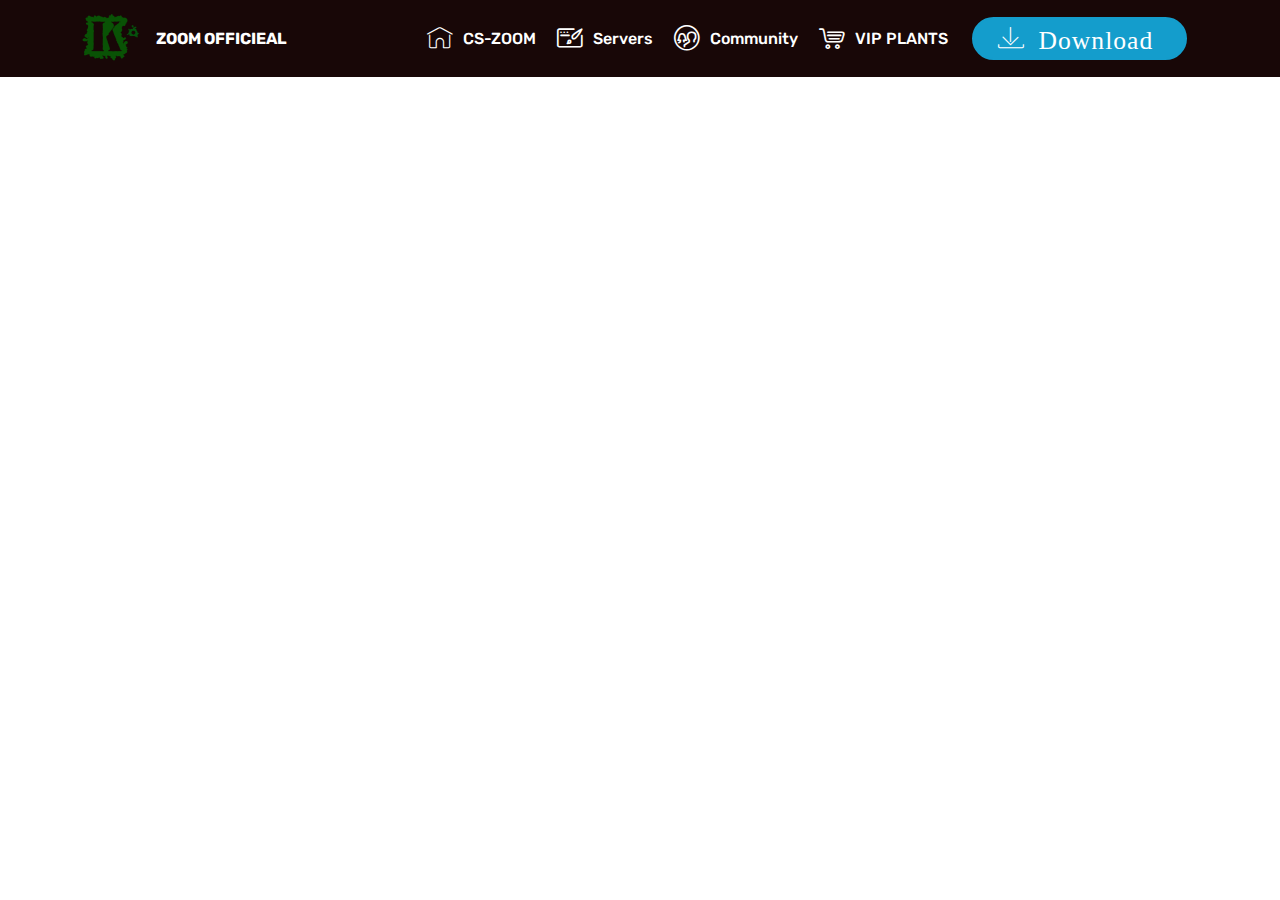
<file: download.html>
<!DOCTYPE html>
<html >
<head>
  <!-- Site made with Mobirise Website Builder v4.7.7, https://mobirise.com -->
  <meta charset="UTF-8">
  <meta http-equiv="X-UA-Compatible" content="IE=edge">
  <meta name="generator" content="Mobirise v4.7.7, mobirise.com">
  <meta name="viewport" content="width=device-width, initial-scale=1, minimum-scale=1">
  <link rel="shortcut icon" href="assets/images/logok.-blue-dark-flat-128x123.png" type="image/x-icon">
  <meta name="description" content="COUNTER-STRIKE ZOOM 1.6  Download 
download cs zoom syria">
  <title>تحميل لعبة كونتر ستريك زووم السورية</title>
  <link rel="stylesheet" href="assets/web/assets/mobirise-icons-bold/mobirise-icons-bold.css">
  <link rel="stylesheet" href="assets/web/assets/mobirise-icons/mobirise-icons.css">
  <link rel="stylesheet" href="assets/tether/tether.min.css">
  <link rel="stylesheet" href="assets/bootstrap/css/bootstrap.min.css">
  <link rel="stylesheet" href="assets/bootstrap/css/bootstrap-grid.min.css">
  <link rel="stylesheet" href="assets/bootstrap/css/bootstrap-reboot.min.css">
  <link rel="stylesheet" href="assets/animatecss/animate.min.css">
  <link rel="stylesheet" href="assets/dropdown/css/style.css">
  <link rel="stylesheet" href="assets/theme/css/style.css">
  <link rel="stylesheet" href="assets/mobirise/css/mbr-additional.css" type="text/css">
  
  
  
</head>
<body>
  <section class="menu cid-qVlqjhrURU" once="menu" id="menu1-w">

    

    <nav class="navbar navbar-expand beta-menu navbar-dropdown align-items-center navbar-fixed-top navbar-toggleable-sm">
        <button class="navbar-toggler navbar-toggler-right" type="button" data-toggle="collapse" data-target="#navbarSupportedContent" aria-controls="navbarSupportedContent" aria-expanded="false" aria-label="Toggle navigation">
            <div class="hamburger">
                <span></span>
                <span></span>
                <span></span>
                <span></span>
            </div>
        </button>
        <div class="menu-logo">
            <div class="navbar-brand">
                <span class="navbar-logo">
                    <a href="https://fb.com/zo0m.official">
                         <img src="assets/images/k.-126x121.png" alt="موقع زووم ,خادم ألعاب" title="خالد حميدي , زووم الرسمية" style="height: 3.8rem;">
                    </a>
                </span>
                <span class="navbar-caption-wrap"><a class="navbar-caption text-white display-4" href="index.html#social-buttons2-6">
                        ZOOM OFFICIEAL</a></span>
            </div>
        </div>
        <div class="collapse navbar-collapse" id="navbarSupportedContent">
            <ul class="navbar-nav nav-dropdown" data-app-modern-menu="true"><li class="nav-item">
                    <a class="nav-link link text-white display-4" href="index.html#header2-1">
                        <span class="mbri-home mbr-iconfont mbr-iconfont-btn"></span>CS-ZOOM</a>
                </li>
                <li class="nav-item">
                    <a class="nav-link link text-white display-4" href="index.html#testimonials5-4"><span class="mbrib-website-theme mbr-iconfont mbr-iconfont-btn"></span>
                        
                        Servers</a>
                </li><li class="nav-item"><a class="nav-link link text-white display-4" href="https://cs-zoom.enjin.com/"><span class="mbrib-users mbr-iconfont mbr-iconfont-btn"></span>
                        Community
                    </a></li><li class="nav-item"><a class="nav-link link text-white display-4" href="index.html#pricing-tables1-f"><span class="mbrib-shopping-cart mbr-iconfont mbr-iconfont-btn"></span>
                        
                        VIP PLANTS</a></li></ul>
            <div class="navbar-buttons mbr-section-btn"><a class="btn btn-sm btn-primary display-4" href="index.html#header7-e"><span class="mbri-save mbr-iconfont mbr-iconfont-btn">&nbsp;Download</span>
                    </a></div>
        </div>
    </nav>
</section>


  <section class="engine"><a href="https://mobirise.me">Mobirise</a></section><script src="assets/web/assets/jquery/jquery.min.js"></script>
  <script src="assets/tether/tether.min.js"></script>
  <script src="assets/popper/popper.min.js"></script>
  <script src="assets/bootstrap/js/bootstrap.min.js"></script>
  <script src="assets/smoothscroll/smooth-scroll.js"></script>
  <script src="assets/touchswipe/jquery.touch-swipe.min.js"></script>
  <script src="assets/viewportchecker/jquery.viewportchecker.js"></script>
  <script src="assets/dropdown/js/script.min.js"></script>
  <script src="assets/theme/js/script.js"></script>
  
  
 <div id="scrollToTop" class="scrollToTop mbr-arrow-up"><a style="text-align: center;"><i></i></a></div>
    <input name="animation" type="hidden">
  </body>
</html>
</file>
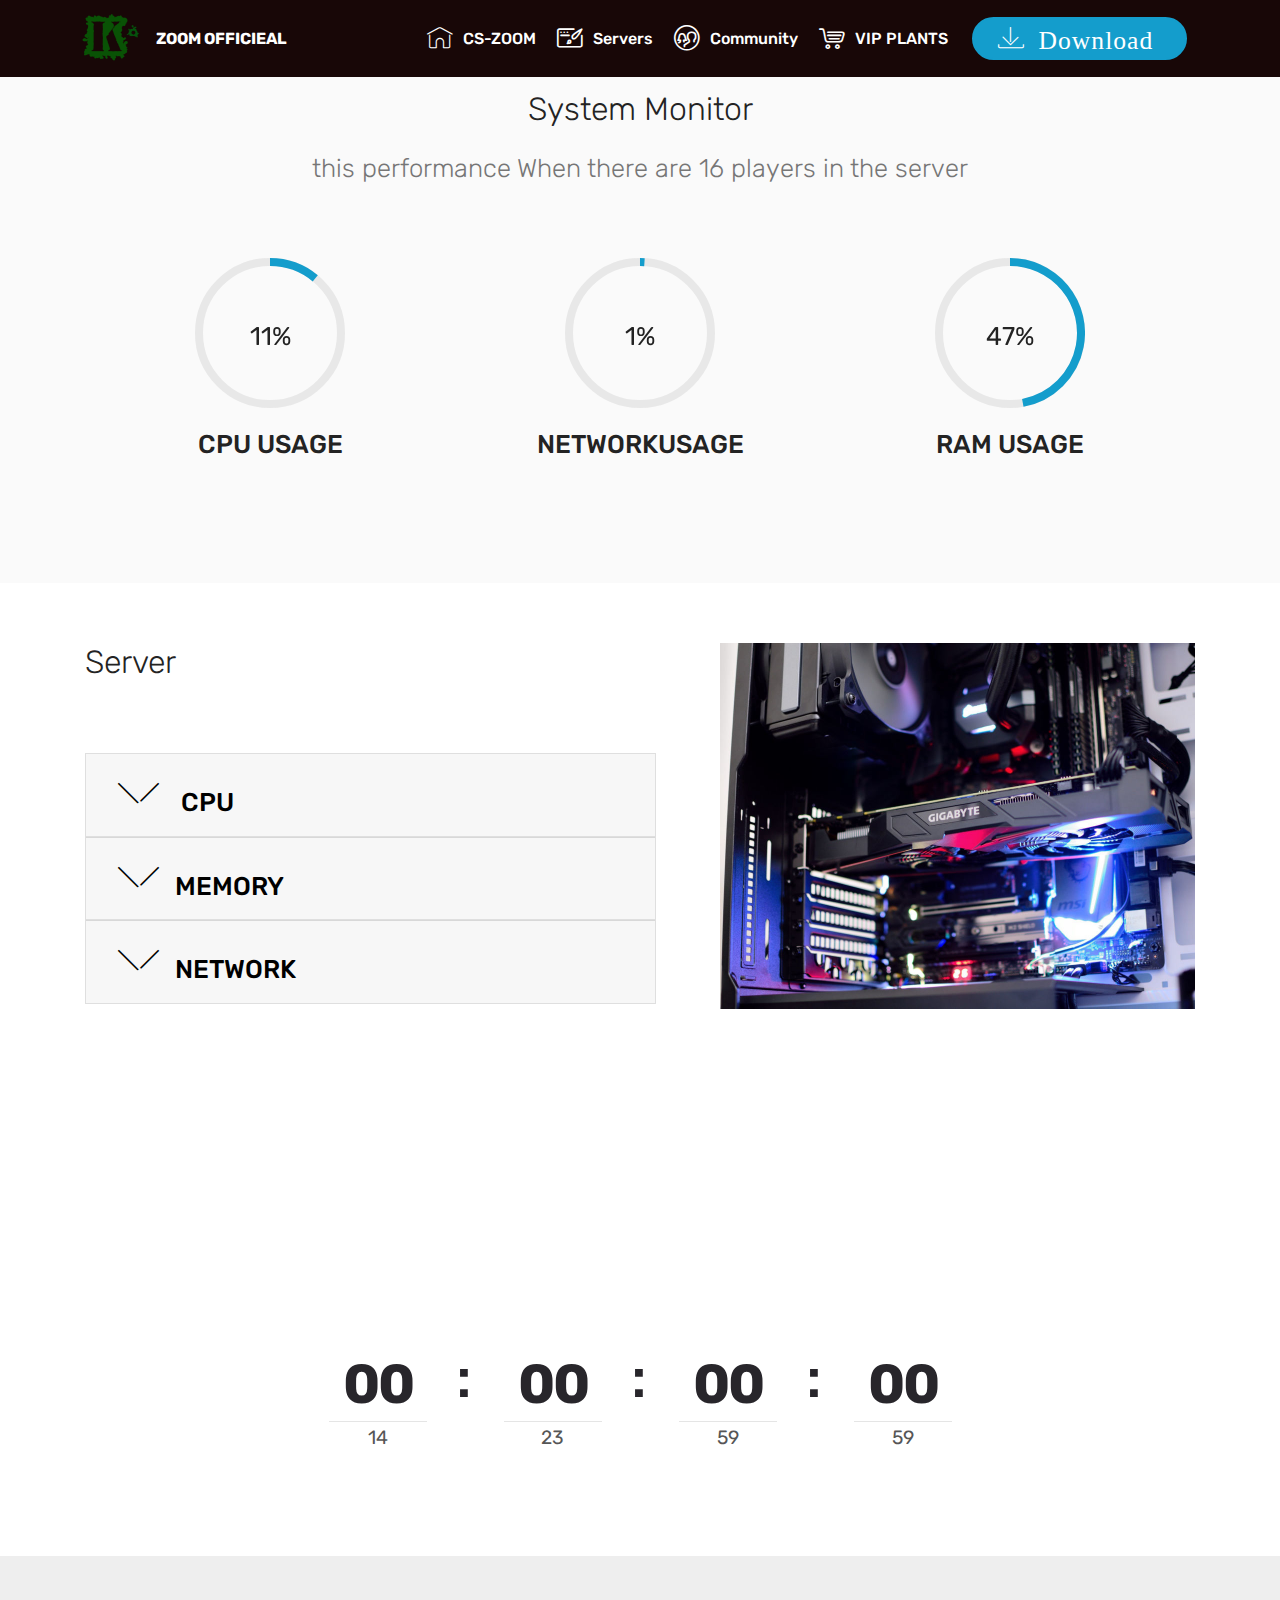
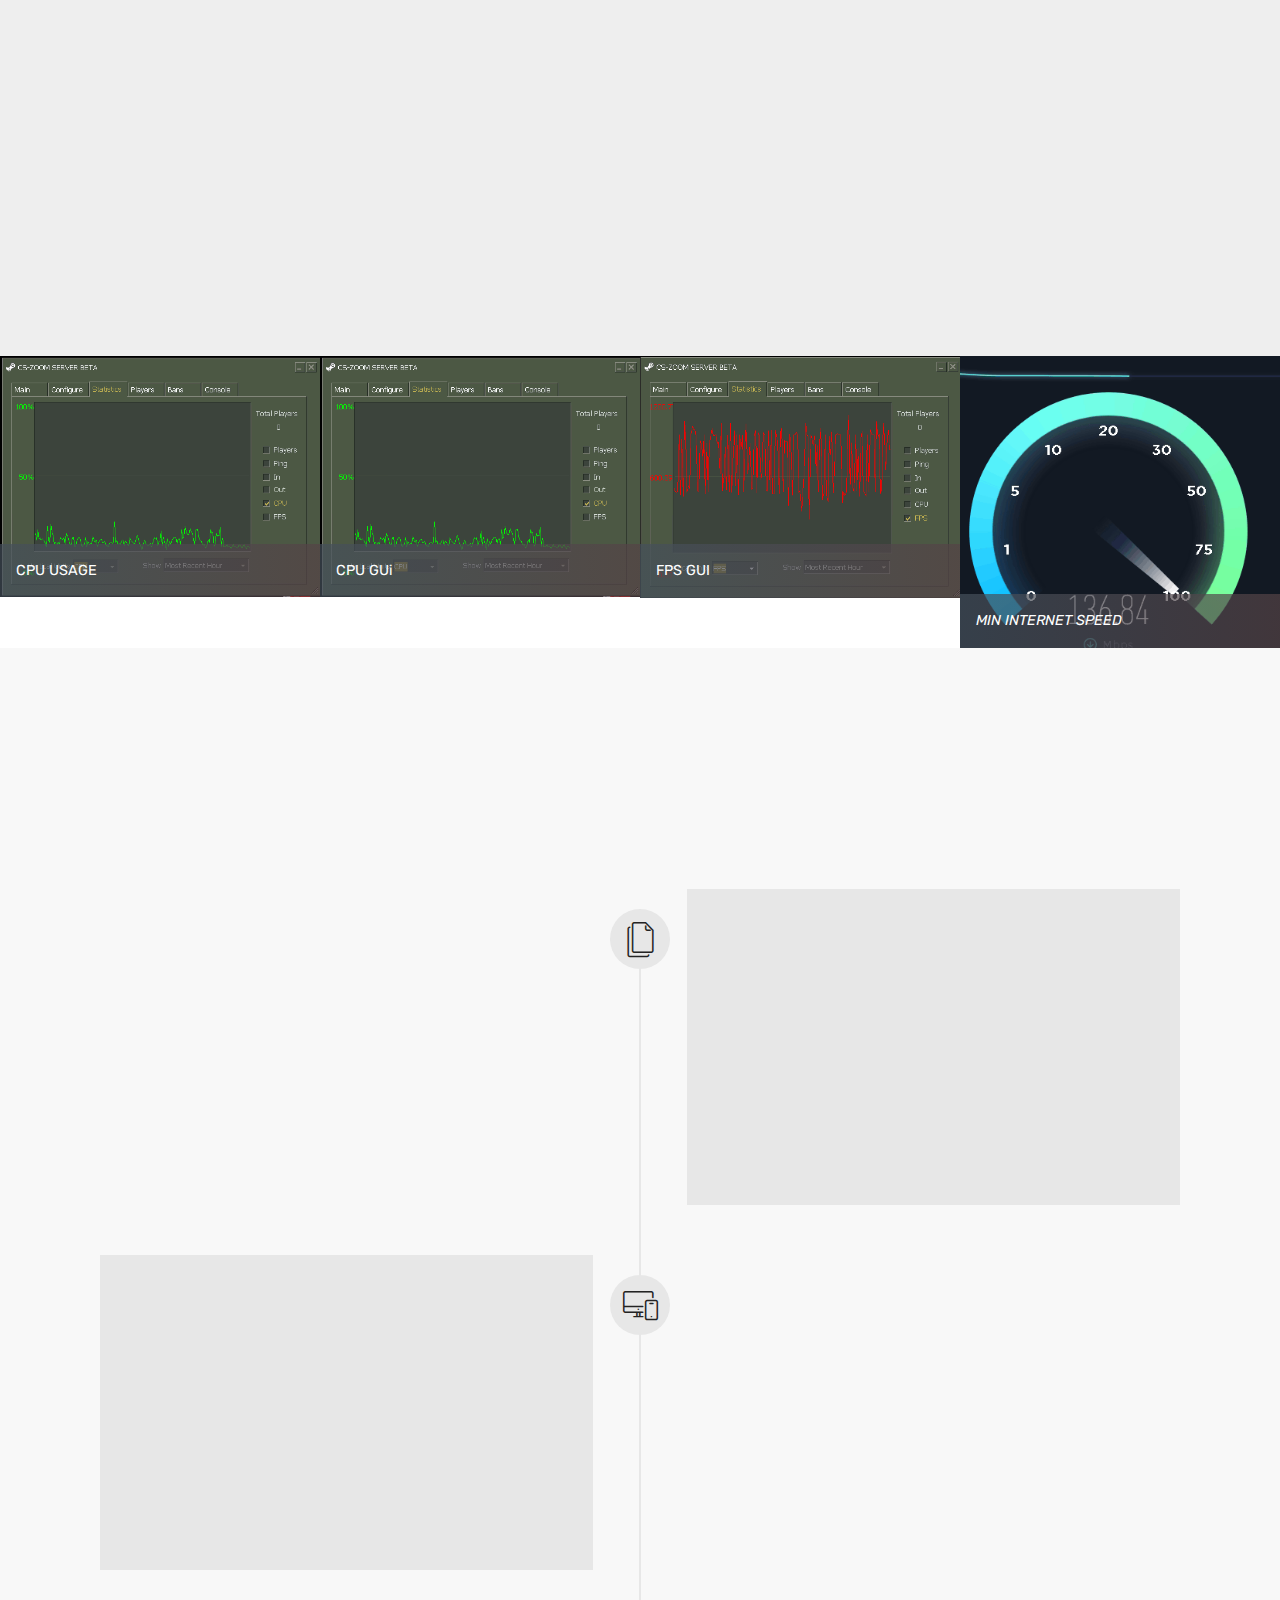
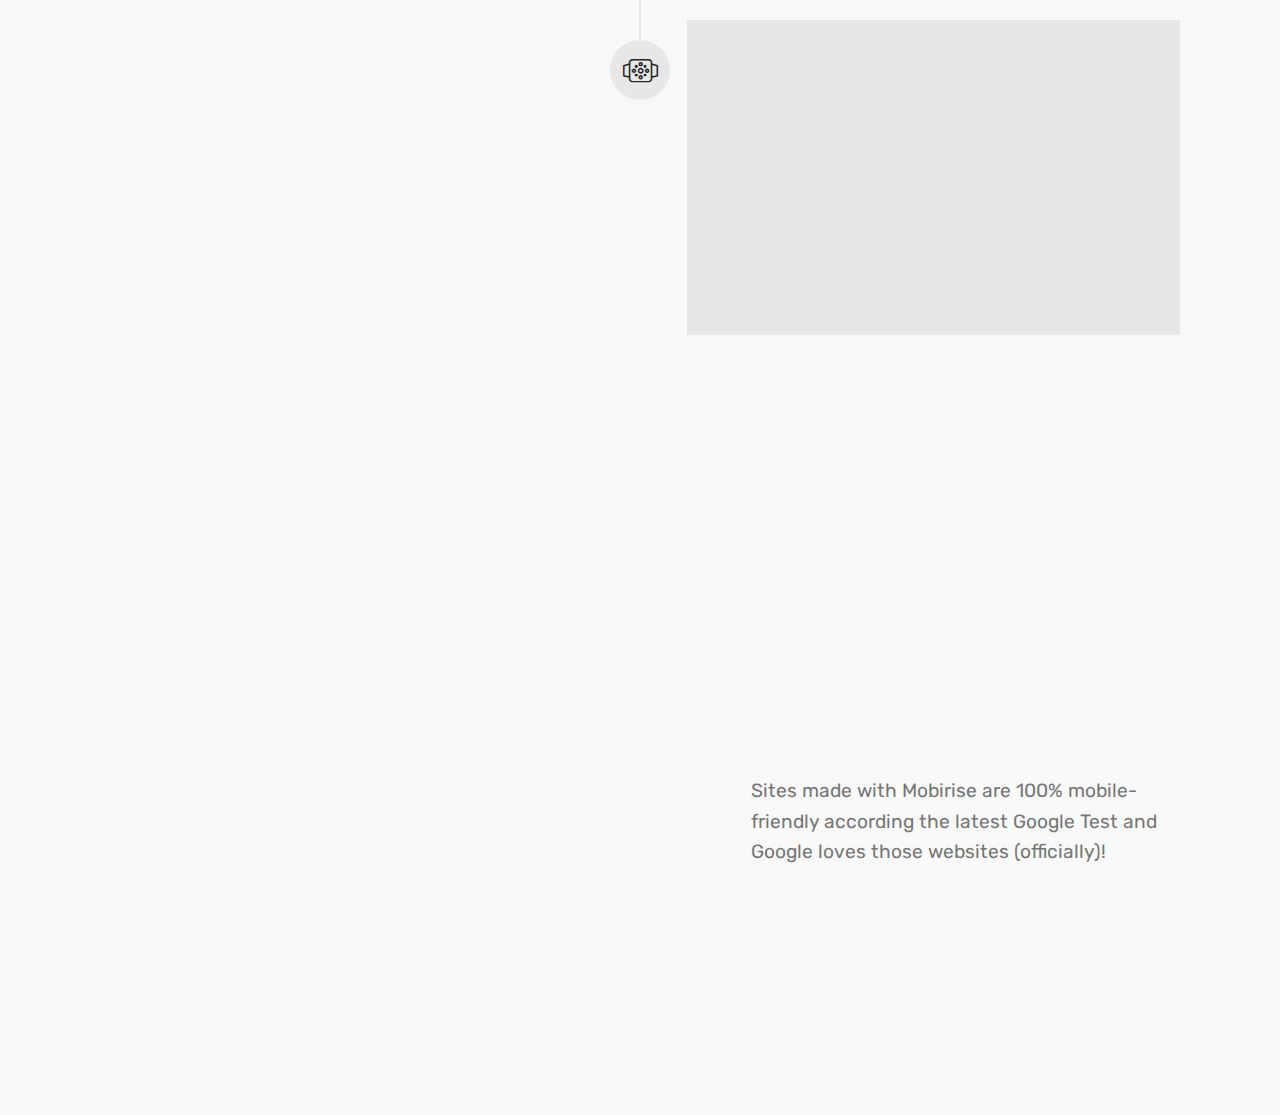
<file: res.html>
<!DOCTYPE html>
<html >
<head>
  <!-- Site made with Mobirise Website Builder v4.7.7, https://mobirise.com -->
  <meta charset="UTF-8">
  <meta http-equiv="X-UA-Compatible" content="IE=edge">
  <meta name="generator" content="Mobirise v4.7.7, mobirise.com">
  <meta name="viewport" content="width=device-width, initial-scale=1, minimum-scale=1">
  <link rel="shortcut icon" href="assets/images/logok.-blue-dark-flat-128x123.png" type="image/x-icon">
  <meta name="description" content="Web Creator Description">
  <title>بعد المعلومات عن الخادم </title>
  <link rel="stylesheet" href="assets/web/assets/mobirise-icons-bold/mobirise-icons-bold.css">
  <link rel="stylesheet" href="assets/web/assets/mobirise-icons/mobirise-icons.css">
  <link rel="stylesheet" href="assets/tether/tether.min.css">
  <link rel="stylesheet" href="assets/bootstrap/css/bootstrap.min.css">
  <link rel="stylesheet" href="assets/bootstrap/css/bootstrap-grid.min.css">
  <link rel="stylesheet" href="assets/bootstrap/css/bootstrap-reboot.min.css">
  <link rel="stylesheet" href="assets/dropdown/css/style.css">
  <link rel="stylesheet" href="assets/animatecss/animate.min.css">
  <link rel="stylesheet" href="assets/as-pie-progress/css/progress.min.css">
  <link rel="stylesheet" href="assets/theme/css/style.css">
  <link rel="stylesheet" href="assets/gallery/style.css">
  <link rel="stylesheet" href="assets/mobirise/css/mbr-additional.css" type="text/css">
  
  
  
</head>
<body>
  <section class="menu cid-qVlqjhrURU" once="menu" id="menu1-l">

    

    <nav class="navbar navbar-expand beta-menu navbar-dropdown align-items-center navbar-fixed-top navbar-toggleable-sm">
        <button class="navbar-toggler navbar-toggler-right" type="button" data-toggle="collapse" data-target="#navbarSupportedContent" aria-controls="navbarSupportedContent" aria-expanded="false" aria-label="Toggle navigation">
            <div class="hamburger">
                <span></span>
                <span></span>
                <span></span>
                <span></span>
            </div>
        </button>
        <div class="menu-logo">
            <div class="navbar-brand">
                <span class="navbar-logo">
                    <a href="https://fb.com/zo0m.official">
                         <img src="assets/images/k.-126x121.png" alt="موقع زووم ,خادم ألعاب" title="خالد حميدي , زووم الرسمية" style="height: 3.8rem;">
                    </a>
                </span>
                <span class="navbar-caption-wrap"><a class="navbar-caption text-white display-4" href="index.html#social-buttons2-6">
                        ZOOM OFFICIEAL</a></span>
            </div>
        </div>
        <div class="collapse navbar-collapse" id="navbarSupportedContent">
            <ul class="navbar-nav nav-dropdown" data-app-modern-menu="true"><li class="nav-item">
                    <a class="nav-link link text-white display-4" href="index.html#header2-1">
                        <span class="mbri-home mbr-iconfont mbr-iconfont-btn"></span>CS-ZOOM</a>
                </li>
                <li class="nav-item">
                    <a class="nav-link link text-white display-4" href="index.html#testimonials5-4"><span class="mbrib-website-theme mbr-iconfont mbr-iconfont-btn"></span>
                        
                        Servers</a>
                </li><li class="nav-item"><a class="nav-link link text-white display-4" href="https://cs-zoom.enjin.com/"><span class="mbrib-users mbr-iconfont mbr-iconfont-btn"></span>
                        Community
                    </a></li><li class="nav-item"><a class="nav-link link text-white display-4" href="index.html#pricing-tables1-f"><span class="mbrib-shopping-cart mbr-iconfont mbr-iconfont-btn"></span>
                        
                        VIP PLANTS</a></li></ul>
            <div class="navbar-buttons mbr-section-btn"><a class="btn btn-sm btn-primary display-4" href="index.html#header7-e"><span class="mbri-save mbr-iconfont mbr-iconfont-btn">&nbsp;Download</span>
                    </a></div>
        </div>
    </nav>
</section>

<section class="engine"><a href="https://mobirise.me/o">one page site templates</a></section><section class="progress-bars3 cid-qVmcZRL3tt" id="progress-bars3-o">
 
     

    
    
    <div class="container">
        <h2 class="mbr-section-title pb-3 align-center mbr-fonts-style display-2">System Monitor
</h2>

        <h3 class="mbr-section-subtitle mbr-fonts-style display-5">this performance When there are 16 players in the server</h3>
    
        <div class="media-container-row pt-5 mt-2">
            <div class="card p-3 align-center">
                <div class="wrap">
                    <div class="pie_progress progress1" role="progressbar" data-goal="11">
                        <p class="pie_progress__number mbr-fonts-style display-5">50%</p>
                    </div>
                </div> 
                <div class="mbr-crt-title pt-3">
                    <h4 class="card-title py-2 mbr-fonts-style display-5">
                        CPU USAGE</h4>
                </div>                 
            </div>

            <div class="card p-3 align-center">
                <div class="wrap">
                    <div class="pie_progress progress2" role="progressbar" data-goal="1">
                        <p class="pie_progress__number mbr-fonts-style display-5">60%</p>
                    </div>
                </div> 
                <div class="mbr-crt-title pt-3">
                    <h4 class="card-title py-2 mbr-fonts-style display-5">
                        NETWORKUSAGE          </h4>
                </div>                 
            </div>

            <div class="card p-3 align-center">
                <div class="wrap">
                    <div class="pie_progress progress3" role="progressbar" data-goal="56">
                        <p class="pie_progress__number mbr-fonts-style display-5"></p>
                    </div>
                </div> 
                <div class="mbr-crt-title pt-3">
                    <h4 class="card-title py-2 mbr-fonts-style display-5">
                        RAM USAGE</h4>
                </div>                 
            </div>

            

            

            
        </div>
</div></section>

<section class="toggle2 cid-qVme6ZxYdX" id="toggle2-p">
    
        

    
        <div class="container">
            <div class="media-container-row">
                    <div class="toggle-content">
                        <h2 class="mbr-section-title pb-3 align-left mbr-fonts-style display-2">
                            Server                    </h2>
                        
                        <div id="bootstrap-toggle" class="toggle-panel accordionStyles tab-content pt-5 mt-2">
                            <div class="card">
                                <div class="card-header" role="tab" id="headingOne">
                                    <a role="button" class="collapsed panel-title text-black" data-toggle="collapse" data-parent="#accordion" data-core="" href="#collapse1_14" aria-expanded="false" aria-controls="collapse1">
                                        <h4 class="mbr-fonts-style display-5">
                                            <span class="sign mbr-iconfont mbri-arrow-down inactive"></span> CPU                                       </h4>
                                    </a>
                                </div>
                                <div id="collapse1_14" class="panel-collapse noScroll collapse" role="tabpanel" aria-labelledby="headingOne">
                                    <div class="panel-body p-4">
                                        <p class="mbr-fonts-style panel-text display-7">Intel(R) Core I7 7400 3.6 (4 CORES)</p>
                                    </div>
                                </div>
                            </div>
                            <div class="card">
                                <div class="card-header" role="tab" id="headingTwo">
                                    <a role="button" class="collapsed panel-title text-black" data-toggle="collapse" data-parent="#accordion" data-core="" href="#collapse2_14" aria-expanded="false" aria-controls="collapse2">
                                        <h4 class="mbr-fonts-style display-5">
                                            <span class="sign mbr-iconfont mbri-arrow-down inactive"></span>MEMORY                                    </h4>
                                    </a>
                                </div>
                                <div id="collapse2_14" class="panel-collapse noScroll collapse" role="tabpanel" aria-labelledby="headingTwo">
                                    <div class="panel-body p-4">
                                        <p class="mbr-fonts-style panel-text display-7">SAMSUNG SSD 240GB , HDD 60 GB &nbsp;<br>usage 34%<br>RAM 4×1 GB DDR5<br>usage up to 60%</p>
                                    </div>
                                </div>
                            </div>
                            <div class="card">
                                <div class="card-header" role="tab" id="headingThree">
                                    <a role="button" class="collapsed panel-title text-black" data-toggle="collapse" data-parent="#accordion" data-core="" href="#collapse3_14" aria-expanded="true" aria-controls="collapse3">
                                        <h4 class="mbr-fonts-style display-5">
                                            <span class="sign mbr-iconfont mbri-arrow-down inactive"></span>NETWORK                                   </h4>
                                    </a>
                                </div>
                                <div id="collapse3_14" class="panel-collapse noScroll collapse" role="tabpanel" aria-labelledby="headingThree">
                                    <div class="panel-body p-4">
                                        <p class="mbr-fonts-style panel-text display-7">With Intel(R) 8572 Gigabit network Connection<br>With data transfer speed up to <strong>1000 </strong>Mbps per second*&nbsp;<br>usage is 1-2% only&nbsp;</p>
                                    </div>
                                </div>
                            </div>
                            
                            
                            
                        </div>
                    </div>
                <div class="mbr-figure" style="width: 89%;">
                     <img src="assets/images/mbr-950x732.jpg" alt="Mobirise" title="">
                </div>
            </div>
        </div>
</section>

<section class="countdown1 cid-qVmh7tseUt" id="countdown1-r">
    
    
    
    <div class="container ">
        <h2 class="mbr-section-title pb-3 align-center mbr-fonts-style display-2">
            Countdown
        </h2>
        <h3 class="mbr-section-subtitle align-center mbr-fonts-style display-5">We are keen to provide the best results &nbsp;And prevent permanent updates&nbsp;<br>server will offline about 15 min to isntall updates
        </h3>
        
    </div>
    <div class="container countdown-cont align-center">
        <div class="daysCountdown" title="14"></div>
        <div class="hoursCountdown" title="23"></div> 
        <div class="minutesCountdown" title="59"></div> 
        <div class="secondsCountdown" title="59"></div>
        <div class="countdown pt-5 mt-2" data-due-date="2018/09/09"> 
        </div>
    </div>
</section>

<section class="map1 cid-qVmgIftEMS" id="map1-q">

     

    <div class="google-map"><iframe frameborder="0" style="border:0" src="https://www.google.com/maps/embed/v1/place?key=AIzaSyA0Dx_boXQiwvdz8sJHoYeZNVTdoWONYkU&amp;q=place_id:ChIJR1xxXYb3LxURprDXnbfQCYo" allowfullscreen=""></iframe></div>
</section>

<section class="mbr-gallery mbr-slider-carousel cid-qVmc81XHVq" id="gallery3-n">

    

    <div>
        <div><!-- Filter --><!-- Gallery --><div class="mbr-gallery-row"><div class="mbr-gallery-layout-default"><div><div><div class="mbr-gallery-item mbr-gallery-item--pNaN" data-video-url="false" data-tags="Awesome"><div href="#lb-gallery3-n" data-slide-to="0" data-toggle="modal"><img src="assets/images/cs-cpu-563x425-563x425.png" alt="" title=""><span class="icon-focus"></span><span class="mbr-gallery-title mbr-fonts-style display-7">CPU USAGE</span></div></div><div class="mbr-gallery-item mbr-gallery-item--pNaN" data-video-url="false" data-tags="Awesome"><div href="#lb-gallery3-n" data-slide-to="1" data-toggle="modal"><img src="assets/images/cs-cpu-563x425-563x425.png" alt="" title=""><span class="icon-focus"></span><span class="mbr-gallery-title mbr-fonts-style display-7">CPU GUi</span></div></div><div class="mbr-gallery-item mbr-gallery-item--pNaN" data-video-url="false" data-tags="Awesome"><div href="#lb-gallery3-n" data-slide-to="2" data-toggle="modal"><img src="assets/images/cs-fps-beta-557x422-557x422.png" alt="" title=""><span class="icon-focus"></span><span class="mbr-gallery-title mbr-fonts-style display-7">FPS GUI</span></div></div><div class="mbr-gallery-item mbr-gallery-item--pNaN" data-video-url="false" data-tags="Awesome"><div href="#lb-gallery3-n" data-slide-to="3" data-toggle="modal"><img src="assets/images/cs-speed-414x378-414x378.png" alt="" title=""><span class="icon-focus"></span><span class="mbr-gallery-title mbr-fonts-style display-7"><em>MIN INTERNET SPEED</em></span></div></div></div></div><div class="clearfix"></div></div></div><!-- Lightbox --><div data-app-prevent-settings="" class="mbr-slider modal fade carousel slide" tabindex="-1" data-keyboard="true" data-interval="false" id="lb-gallery3-n"><div class="modal-dialog"><div class="modal-content"><div class="modal-body"><ol class="carousel-indicators"><li data-app-prevent-settings="" data-target="#lb-gallery3-n" data-slide-to="0"></li><li data-app-prevent-settings="" data-target="#lb-gallery3-n" data-slide-to="1"></li><li data-app-prevent-settings="" data-target="#lb-gallery3-n" data-slide-to="2"></li><li data-app-prevent-settings="" data-target="#lb-gallery3-n" class=" active" data-slide-to="3"></li></ol><div class="carousel-inner"><div class="carousel-item"><img src="assets/images/cs-cpu-563x425.png" alt="" title=""></div><div class="carousel-item"><img src="assets/images/cs-cpu-563x425.png" alt="" title=""></div><div class="carousel-item"><img src="assets/images/cs-fps-beta-557x422.png" alt="" title=""></div><div class="carousel-item active"><img src="assets/images/cs-speed-414x378.png" alt="" title=""></div></div><a class="carousel-control carousel-control-prev" role="button" data-slide="prev" href="#lb-gallery3-n"><span class="mbri-left mbr-iconfont" aria-hidden="true"></span><span class="sr-only">Previous</span></a><a class="carousel-control carousel-control-next" role="button" data-slide="next" href="#lb-gallery3-n"><span class="mbri-right mbr-iconfont" aria-hidden="true"></span><span class="sr-only">Next</span></a><a class="close" href="#" role="button" data-dismiss="modal"><span class="sr-only">Close</span></a></div></div></div></div></div>
    </div>

</section>

<section class="timeline2 cid-qVmioNOozM" id="timeline2-s">

    

    

    <div class="container align-center">
        <h2 class="mbr-section-title pb-3 mbr-fonts-style display-2">
            Timeline
        </h2>
        <h3 class="mbr-section-subtitle pb-5 mbr-fonts-style display-5">
            Lorem ipsum dolor sit amet, consectetur adipisicing elit
        </h3>

        <div class="container timelines-container" mbri-timelines="">
            <div class="row timeline-element reverse separline">      
                <span class="iconsBackground">
                    <span class="mbri-pages mbr-iconfont"></span>
                </span>          
                <div class="col-xs-12 col-md-6 align-left">
                    <div class="timeline-text-content">
                        <h4 class="mbr-timeline-title pb-3 mbr-fonts-style display-5">
                            Server&nbsp;</h4>
                        <p class="mbr-timeline-text mbr-fonts-style display-7">
                            Lorem ipsum dolor sit amet, consectetur adipiscing elit. Nam erat libero, bibendum in libero tempor, luctus volutpat ligula. Integer fringilla porttitor pretium. Nam erat felis, iaculis id justo ut, ullamcorper feugiat elit. Proin vel lectus auctor, porttitor ligula vitae, convallis leo. In eget massa elit.
                        </p>
                     </div>
                </div>
            </div>

            <div class="row timeline-element  separline">
                <span class="iconsBackground">
                    <span class="mbri-responsive mbr-iconfont"></span>
                </span>
                <div class="col-xs-12 col-md-6 align-left ">
                    <div class="timeline-text-content">
                        <h4 class="mbr-timeline-title pb-3 mbr-fonts-style display-5">
                            Client game</h4>
                        <p class="mbr-timeline-text mbr-fonts-style display-7">
                            Lorem ipsum dolor sit amet, consectetur adipiscing elit. Nam erat libero, bibendum in libero tempor, luctus volutpat ligula. Integer fringilla porttitor pretium. Nam erat felis, iaculis id justo ut, ullamcorper feugiat elit. Proin vel lectus auctor, porttitor ligula vitae, convallis leo. In eget massa elit.
                        </p>
                    </div>
                </div>
            </div> 

            <div class="row timeline-element reverse">
                <span class="iconsBackground">
                    <span class="mbri-watch mbr-iconfont"></span>
                </span>
                <div class="col-xs-12 col-md-6 align-left">
                    <div class="timeline-text-content">
                        <h4 class="mbr-timeline-title pb-3 mbr-fonts-style display-5">
                            youtube</h4>      
                        <p class="mbr-timeline-text mbr-fonts-style display-7">
                            Lorem ipsum dolor sit amet, consectetur adipiscing elit. Nam erat libero, bibendum in libero tempor, luctus volutpat ligula. Integer fringilla porttitor pretium. Nam erat felis, iaculis id justo ut, ullamcorper feugiat elit. Proin vel lectus auctor, porttitor ligula vitae, convallis leo. In eget massa elit.
                        </p>
                    </div>
                </div>
            </div>

            

            

            

            

            

            

            

            

            
        </div>
    </div>
</section>

<section class="tabs4 cid-qVmiGASj3j" id="tabs4-t">

    

    

    <div class="container">
        <h2 class="mbr-section-title align-center pb-3 mbr-fonts-style display-2">&nbsp;Developer team .</h2>
        

        <div class="media-container-row mt-5 pt-3">
            <div class="mbr-figure" style="width: 60%;">
                <img src="assets/images/03.jpg" alt="Mobirise">
            </div>
            <div class="tabs-container">
                <ul class="nav nav-tabs" role="tablist">
                    <li class="nav-item"><a class="nav-link mbr-fonts-style active display-7" role="tab" data-toggle="tab" href="#tabs4-t_tab0">
                            US</a></li>
                    <li class="nav-item"><a class="nav-link mbr-fonts-style active show display-7" role="tab" data-toggle="tab" href="#tabs4-t_tab1" aria-selected="true">
                            Creative
                        </a></li>
                    
                    
                    
                    
                </ul>
                <div class="tab-content">
                    <div id="tab1" class="tab-pane in active" role="tabpanel">
                        <div class="row">
                            <div class="col-md-12">
                                <p class="mbr-text py-5 mbr-fonts-style display-7">
                                    Sites made with Mobirise are 100% mobile-friendly according the latest Google Test and Google loves those websites (officially)!
                                </p>
                            </div>
                        </div>
                    </div>
                    <div id="tab2" class="tab-pane" role="tabpanel">
                        <div class="row">
                            <div class="col-md-12">
                                <p class="mbr-text py-5 mbr-fonts-style display-7">adipiscing elit. Nam erat libero, bibendum in libero tempor, luctus volutpat ligula. Integer fringilla porttitor pretium. Nam erat felis, iaculis id justo ut, ullamcorper feugiat elit. Proin vel lectus auctor, porttitor ligula vitae, convallis leo. In eget massa elit.<br></p>
                            </div>
                        </div>
                    </div>
                    <div id="tab3" class="tab-pane" role="tabpanel">
                        <div class="row">
                            <div class="col-md-12">
                                <p class="mbr-text py-5 mbr-fonts-style display-7">
                                    Choose from the large selection of latest pre-made blocks - full-screen intro, bootstrap carousel, content slider, responsive image gallery with lightbox, parallax scrolling, video backgrounds, hamburger menu, sticky header and more.
                                </p>
                            </div>
                        </div>
                    </div>
                    <div id="tab4" class="tab-pane" role="tabpanel">
                        <div class="row">
                            <div class="col-md-12">
                                <p class="mbr-text py-5 mbr-fonts-style display-7">
                                    Sites made with Mobirise are 100% mobile-friendly according the latest Google Test and Google loves those websites (officially)!
                                </p>
                            </div>
                        </div>
                    </div>
                    <div id="tab5" class="tab-pane" role="tabpanel">
                        <div class="row">
                            <div class="col-md-12">
                                <p class="mbr-text py-5 mbr-fonts-style display-7">
                                    Mobirise themes are based on Bootstrap 3 and Bootstrap 4 - most powerful mobile first framework. Now, even if you're not code-savvy, you can be a part of an exciting growing bootstrap community.
                                </p>
                            </div>
                        </div>
                    </div>
                    <div id="tab6" class="tab-pane" role="tabpanel">
                        <div class="row">
                            <div class="col-md-12">
                                <p class="mbr-text py-5 mbr-fonts-style display-7">
                                    Choose from the large selection of latest pre-made blocks - full-screen intro, bootstrap carousel, content slider, responsive image gallery with lightbox, parallax scrolling, video backgrounds, hamburger menu, sticky header and more.
                                </p>
                            </div>
                        </div>
                    </div>
                </div>
            </div>
        </div>
    </div>
</section>


  <script src="assets/web/assets/jquery/jquery.min.js"></script>
  <script src="assets/tether/tether.min.js"></script>
  <script src="assets/popper/popper.min.js"></script>
  <script src="assets/bootstrap/js/bootstrap.min.js"></script>
  <script src="assets/dropdown/js/script.min.js"></script>
  <script src="assets/touchswipe/jquery.touch-swipe.min.js"></script>
  <script src="assets/viewportchecker/jquery.viewportchecker.js"></script>
  <script src="assets/as-pie-progress/jquery-as-pie-progress.min.js"></script>
  <script src="assets/mbr-switch-arrow/mbr-switch-arrow.js"></script>
  <script src="assets/smoothscroll/smooth-scroll.js"></script>
  <script src="assets/masonry/masonry.pkgd.min.js"></script>
  <script src="assets/imagesloaded/imagesloaded.pkgd.min.js"></script>
  <script src="assets/bootstrapcarouselswipe/bootstrap-carousel-swipe.js"></script>
  <script src="assets/mbr-tabs/mbr-tabs.js"></script>
  <script src="assets/vimeoplayer/jquery.mb.vimeo_player.js"></script>
  <script src="assets/countdown/jquery.countdown.min.js"></script>
  <script src="assets/theme/js/script.js"></script>
  <script src="assets/slidervideo/script.js"></script>
  <script src="assets/gallery/player.min.js"></script>
  <script src="assets/gallery/script.js"></script>
  
  
 <div id="scrollToTop" class="scrollToTop mbr-arrow-up"><a style="text-align: center;"><i></i></a></div>
    <input name="animation" type="hidden">
  </body>
</html>
</file>
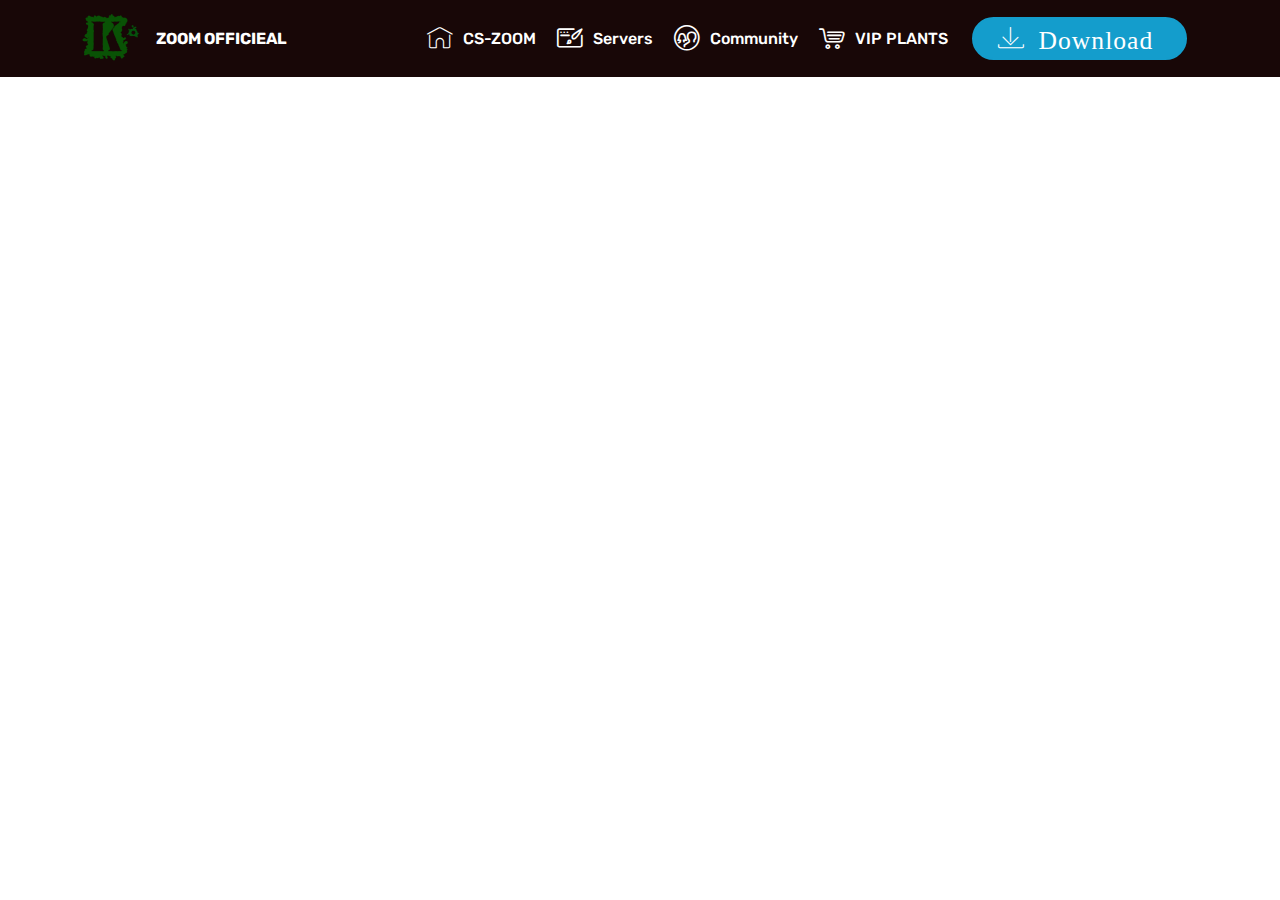
<file: SY-Zconfig.html>
<!DOCTYPE html>
<html >
<head>
  <!-- Site made with Mobirise Website Builder v4.7.7, https://mobirise.com -->
  <meta charset="UTF-8">
  <meta http-equiv="X-UA-Compatible" content="IE=edge">
  <meta name="generator" content="Mobirise v4.7.7, mobirise.com">
  <meta name="viewport" content="width=device-width, initial-scale=1, minimum-scale=1">
  <link rel="shortcut icon" href="assets/images/logok.-blue-dark-flat-128x123.png" type="image/x-icon">
  <meta name="description" content="عند الضغط على الزر V .C.X.Z ستحصل على مجموعة من الاسلحة والقنابل والمسدسات 
وهذه الميزة متوافرة فقط من موقع سي-اس زووم سوريا
خاااصة للعبة Counter-Strike 1.6  
ومرفقة مع Counter-Strike ZOOM ">
  <title>الشراء السريع  , ملحقات كونتر ستريك السورية زووم 1.6 </title>
  <link rel="stylesheet" href="assets/web/assets/mobirise-icons-bold/mobirise-icons-bold.css">
  <link rel="stylesheet" href="assets/web/assets/mobirise-icons/mobirise-icons.css">
  <link rel="stylesheet" href="assets/tether/tether.min.css">
  <link rel="stylesheet" href="assets/bootstrap/css/bootstrap.min.css">
  <link rel="stylesheet" href="assets/bootstrap/css/bootstrap-grid.min.css">
  <link rel="stylesheet" href="assets/bootstrap/css/bootstrap-reboot.min.css">
  <link rel="stylesheet" href="assets/animatecss/animate.min.css">
  <link rel="stylesheet" href="assets/dropdown/css/style.css">
  <link rel="stylesheet" href="assets/theme/css/style.css">
  <link rel="stylesheet" href="assets/mobirise/css/mbr-additional.css" type="text/css">
  
  
  
</head>
<body>
  <section class="menu cid-qVlqjhrURU" once="menu" id="menu1-x">

    

    <nav class="navbar navbar-expand beta-menu navbar-dropdown align-items-center navbar-fixed-top navbar-toggleable-sm">
        <button class="navbar-toggler navbar-toggler-right" type="button" data-toggle="collapse" data-target="#navbarSupportedContent" aria-controls="navbarSupportedContent" aria-expanded="false" aria-label="Toggle navigation">
            <div class="hamburger">
                <span></span>
                <span></span>
                <span></span>
                <span></span>
            </div>
        </button>
        <div class="menu-logo">
            <div class="navbar-brand">
                <span class="navbar-logo">
                    <a href="https://fb.com/zo0m.official">
                         <img src="assets/images/k.-126x121.png" alt="موقع زووم ,خادم ألعاب" title="خالد حميدي , زووم الرسمية" style="height: 3.8rem;">
                    </a>
                </span>
                <span class="navbar-caption-wrap"><a class="navbar-caption text-white display-4" href="index.html#social-buttons2-6">
                        ZOOM OFFICIEAL</a></span>
            </div>
        </div>
        <div class="collapse navbar-collapse" id="navbarSupportedContent">
            <ul class="navbar-nav nav-dropdown" data-app-modern-menu="true"><li class="nav-item">
                    <a class="nav-link link text-white display-4" href="index.html#header2-1">
                        <span class="mbri-home mbr-iconfont mbr-iconfont-btn"></span>CS-ZOOM</a>
                </li>
                <li class="nav-item">
                    <a class="nav-link link text-white display-4" href="index.html#testimonials5-4"><span class="mbrib-website-theme mbr-iconfont mbr-iconfont-btn"></span>
                        
                        Servers</a>
                </li><li class="nav-item"><a class="nav-link link text-white display-4" href="https://cs-zoom.enjin.com/"><span class="mbrib-users mbr-iconfont mbr-iconfont-btn"></span>
                        Community
                    </a></li><li class="nav-item"><a class="nav-link link text-white display-4" href="index.html#pricing-tables1-f"><span class="mbrib-shopping-cart mbr-iconfont mbr-iconfont-btn"></span>
                        
                        VIP PLANTS</a></li></ul>
            <div class="navbar-buttons mbr-section-btn"><a class="btn btn-sm btn-primary display-4" href="index.html#header7-e"><span class="mbri-save mbr-iconfont mbr-iconfont-btn">&nbsp;Download</span>
                    </a></div>
        </div>
    </nav>
</section>


  <section class="engine"><a href="https://mobirise.me/u">bootstrap website templates</a></section><script src="assets/web/assets/jquery/jquery.min.js"></script>
  <script src="assets/tether/tether.min.js"></script>
  <script src="assets/popper/popper.min.js"></script>
  <script src="assets/bootstrap/js/bootstrap.min.js"></script>
  <script src="assets/smoothscroll/smooth-scroll.js"></script>
  <script src="assets/touchswipe/jquery.touch-swipe.min.js"></script>
  <script src="assets/viewportchecker/jquery.viewportchecker.js"></script>
  <script src="assets/dropdown/js/script.min.js"></script>
  <script src="assets/theme/js/script.js"></script>
  
  
 <div id="scrollToTop" class="scrollToTop mbr-arrow-up"><a style="text-align: center;"><i></i></a></div>
    <input name="animation" type="hidden">
  </body>
</html>
</file>
<file: assets/web/assets/mobirise-icons-bold/mobirise-icons-bold.css>
@font-face {
  font-family: 'mobirise-icons-bold';
  src:  url('mobirise-icons-bold.eot?m1l4yr');
  src:  url('mobirise-icons-bold.eot?m1l4yr#iefix') format('embedded-opentype'),
    url('mobirise-icons-bold.ttf?m1l4yr') format('truetype'),
    url('mobirise-icons-bold.woff?m1l4yr') format('woff'),
    url('mobirise-icons-bold.svg?m1l4yr#mobirise-icons-bold') format('svg');
  font-weight: normal;
  font-style: normal;
}

[class^="mbrib-"], [class*="mbrib-"] {
  /* use !important to prevent issues with browser extensions that change fonts */
  font-family: 'mobirise-icons-bold' !important;
  speak: none;
  font-style: normal;
  font-weight: normal;
  font-variant: normal;
  text-transform: none;
  line-height: 1;

  /* Better Font Rendering =========== */
  -webkit-font-smoothing: antialiased;
  -moz-osx-font-smoothing: grayscale;
}

.mbrib-add-submenu:before {
  content: "\e900";
}
.mbrib-alert:before {
  content: "\e901";
}
.mbrib-align-center:before {
  content: "\e902";
}
.mbrib-align-justify:before {
  content: "\e903";
}
.mbrib-align-left:before {
  content: "\e904";
}
.mbrib-align-right:before {
  content: "\e905";
}
.mbrib-android:before {
  content: "\e906";
}
.mbrib-apple:before {
  content: "\e907";
}
.mbrib-arrow-down:before {
  content: "\e908";
}
.mbrib-arrow-next:before {
  content: "\e909";
}
.mbrib-arrow-prev:before {
  content: "\e90a";
}
.mbrib-arrow-up:before {
  content: "\e90b";
}
.mbrib-bold:before {
  content: "\e90c";
}
.mbrib-bookmark:before {
  content: "\e90d";
}
.mbrib-bootstrap:before {
  content: "\e90e";
}
.mbrib-briefcase:before {
  content: "\e90f";
}
.mbrib-browse:before {
  content: "\e910";
}
.mbrib-bulleted-list:before {
  content: "\e911";
}
.mbrib-calendar:before {
  content: "\e912";
}
.mbrib-camera:before {
  content: "\e913";
}
.mbrib-cart-add:before {
  content: "\e914";
}
.mbrib-cart-full:before {
  content: "\e915";
}
.mbrib-cash:before {
  content: "\e916";
}
.mbrib-change-style:before {
  content: "\e917";
}
.mbrib-chat:before {
  content: "\e918";
}
.mbrib-clock:before {
  content: "\e919";
}
.mbrib-close:before {
  content: "\e91a";
}
.mbrib-cloud:before {
  content: "\e91b";
}
.mbrib-code:before {
  content: "\e91c";
}
.mbrib-contact-form:before {
  content: "\e91d";
}
.mbrib-credit-card:before {
  content: "\e91e";
}
.mbrib-cursor-click:before {
  content: "\e91f";
}
.mbrib-cust-feedback:before {
  content: "\e920";
}
.mbrib-database:before {
  content: "\e921";
}
.mbrib-delivery:before {
  content: "\e922";
}
.mbrib-desktop:before {
  content: "\e923";
}
.mbrib-devices:before {
  content: "\e924";
}
.mbrib-down:before {
  content: "\e925";
}
.mbrib-download:before {
  content: "\e926";
}
.mbrib-drag-n-drop:before {
  content: "\e927";
}
.mbrib-drag-n-drop2:before {
  content: "\e928";
}
.mbrib-edit:before {
  content: "\e929";
}
.mbrib-edit2:before {
  content: "\e92a";
}
.mbrib-error:before {
  content: "\e92b";
}
.mbrib-extension:before {
  content: "\e92c";
}
.mbrib-features:before {
  content: "\e92d";
}
.mbrib-file:before {
  content: "\e92e";
}
.mbrib-flag:before {
  content: "\e92f";
}
.mbrib-folder:before {
  content: "\e930";
}
.mbrib-gift:before {
  content: "\e931";
}
.mbrib-github:before {
  content: "\e932";
}
.mbrib-globe-2:before {
  content: "\e933";
}
.mbrib-globe:before {
  content: "\e934";
}
.mbrib-growing-chart:before {
  content: "\e935";
}
.mbrib-hearth:before {
  content: "\e936";
}
.mbrib-help:before {
  content: "\e937";
}
.mbrib-home:before {
  content: "\e938";
}
.mbrib-hot-cup:before {
  content: "\e939";
}
.mbrib-idea:before {
  content: "\e93a";
}
.mbrib-image-gallery:before {
  content: "\e93b";
}
.mbrib-image-slider:before {
  content: "\e93c";
}
.mbrib-info:before {
  content: "\e93d";
}
.mbrib-italic:before {
  content: "\e93e";
}
.mbrib-key:before {
  content: "\e93f";
}
.mbrib-laptop:before {
  content: "\e940";
}
.mbrib-layers:before {
  content: "\e941";
}
.mbrib-left-right:before {
  content: "\e942";
}
.mbrib-left:before {
  content: "\e943";
}
.mbrib-letter:before {
  content: "\e944";
}
.mbrib-like:before {
  content: "\e945";
}
.mbrib-link:before {
  content: "\e946";
}
.mbrib-lock:before {
  content: "\e947";
}
.mbrib-login:before {
  content: "\e948";
}
.mbrib-logout:before {
  content: "\e949";
}
.mbrib-magic-stick:before {
  content: "\e94a";
}
.mbrib-map-pin:before {
  content: "\e94b";
}
.mbrib-menu:before {
  content: "\e94c";
}
.mbrib-mobile:before {
  content: "\e94d";
}
.mbrib-mobile2:before {
  content: "\e94e";
}
.mbrib-mobirise:before {
  content: "\e94f";
}
.mbrib-more-horizontal:before {
  content: "\e950";
}
.mbrib-more-vertical:before {
  content: "\e951";
}
.mbrib-music:before {
  content: "\e952";
}
.mbrib-new-file:before {
  content: "\e953";
}
.mbrib-numbered-list:before {
  content: "\e954";
}
.mbrib-opened-folder:before {
  content: "\e955";
}
.mbrib-pages:before {
  content: "\e956";
}
.mbrib-paper-plane:before {
  content: "\e957";
}
.mbrib-paperclip:before {
  content: "\e958";
}
.mbrib-photo:before {
  content: "\e959";
}
.mbrib-photos:before {
  content: "\e95a";
}
.mbrib-pin:before {
  content: "\e95b";
}
.mbrib-play:before {
  content: "\e95c";
}
.mbrib-plus:before {
  content: "\e95d";
}
.mbrib-preview:before {
  content: "\e95e";
}
.mbrib-print:before {
  content: "\e95f";
}
.mbrib-protect:before {
  content: "\e960";
}
.mbrib-question:before {
  content: "\e961";
}
.mbrib-quote-left:before {
  content: "\e962";
}
.mbrib-quote-right:before {
  content: "\e963";
}
.mbrib-redo:before {
  content: "\e964";
}
.mbrib-refresh:before {
  content: "\e965";
}
.mbrib-responsive:before {
  content: "\e966";
}
.mbrib-right:before {
  content: "\e967";
}
.mbrib-rocket:before {
  content: "\e968";
}
.mbrib-sad-face:before {
  content: "\e969";
}
.mbrib-sale:before {
  content: "\e96a";
}
.mbrib-save:before {
  content: "\e96b";
}
.mbrib-search:before {
  content: "\e96c";
}
.mbrib-setting:before {
  content: "\e96d";
}
.mbrib-setting2:before {
  content: "\e96e";
}
.mbrib-setting3:before {
  content: "\e96f";
}
.mbrib-share:before {
  content: "\e970";
}
.mbrib-shopping-bag:before {
  content: "\e971";
}
.mbrib-shopping-basket:before {
  content: "\e972";
}
.mbrib-shopping-cart:before {
  content: "\e973";
}
.mbrib-sites:before {
  content: "\e974";
}
.mbrib-smile-face:before {
  content: "\e975";
}
.mbrib-speed:before {
  content: "\e976";
}
.mbrib-star:before {
  content: "\e977";
}
.mbrib-success:before {
  content: "\e978";
}
.mbrib-sun:before {
  content: "\e979";
}
.mbrib-sun2:before {
  content: "\e97a";
}
.mbrib-tablet-vertical:before {
  content: "\e97b";
}
.mbrib-tablet:before {
  content: "\e97c";
}
.mbrib-target:before {
  content: "\e97d";
}
.mbrib-timer:before {
  content: "\e97e";
}
.mbrib-to-ftp:before {
  content: "\e97f";
}
.mbrib-to-local-drive:before {
  content: "\e980";
}
.mbrib-touch-swipe:before {
  content: "\e981";
}
.mbrib-touch:before {
  content: "\e982";
}
.mbrib-trash:before {
  content: "\e983";
}
.mbrib-underline:before {
  content: "\e984";
}
.mbrib-undo:before {
  content: "\e985";
}
.mbrib-unlink:before {
  content: "\e986";
}
.mbrib-unlock:before {
  content: "\e987";
}
.mbrib-up-down:before {
  content: "\e988";
}
.mbrib-up:before {
  content: "\e989";
}
.mbrib-update:before {
  content: "\e98a";
}
.mbrib-upload:before {
  content: "\e98b";
}
.mbrib-user:before {
  content: "\e98c";
}
.mbrib-user2:before {
  content: "\e98d";
}
.mbrib-users:before {
  content: "\e98e";
}
.mbrib-video-play:before {
  content: "\e98f";
}
.mbrib-video:before {
  content: "\e990";
}
.mbrib-watch:before {
  content: "\e991";
}
.mbrib-website-theme:before {
  content: "\e992";
}
.mbrib-wifi:before {
  content: "\e993";
}
.mbrib-windows:before {
  content: "\e994";
}
.mbrib-zoom-out:before {
  content: "\e995";
}
</file>
<file: assets/web/assets/mobirise-icons/mobirise-icons.css>
@font-face {
  font-family: 'MobiriseIcons';
  src:  url('mobirise-icons.eot?spat4u');
  src:  url('mobirise-icons.eot?spat4u#iefix') format('embedded-opentype'),
    url('mobirise-icons.ttf?spat4u') format('truetype'),
    url('mobirise-icons.woff?spat4u') format('woff'),
    url('mobirise-icons.svg?spat4u#MobiriseIcons') format('svg');
  font-weight: normal;
  font-style: normal;
}

[class^="mbri-"], [class*=" mbri-"] {
  /* use !important to prevent issues with browser extensions that change fonts */
  font-family: MobiriseIcons !important;
  speak: none;
  font-style: normal;
  font-weight: normal;
  font-variant: normal;
  text-transform: none;
  line-height: 1;

  /* Better Font Rendering =========== */
  -webkit-font-smoothing: antialiased;
  -moz-osx-font-smoothing: grayscale;
}

.mbri-add-submenu:before {
  content: "\e900";
}
.mbri-alert:before {
  content: "\e901";
}
.mbri-align-center:before {
  content: "\e902";
}
.mbri-align-justify:before {
  content: "\e903";
}
.mbri-align-left:before {
  content: "\e904";
}
.mbri-align-right:before {
  content: "\e905";
}
.mbri-android:before {
  content: "\e906";
}
.mbri-apple:before {
  content: "\e907";
}
.mbri-arrow-down:before {
  content: "\e908";
}
.mbri-arrow-next:before {
  content: "\e909";
}
.mbri-arrow-prev:before {
  content: "\e90a";
}
.mbri-arrow-up:before {
  content: "\e90b";
}
.mbri-bold:before {
  content: "\e90c";
}
.mbri-bookmark:before {
  content: "\e90d";
}
.mbri-bootstrap:before {
  content: "\e90e";
}
.mbri-briefcase:before {
  content: "\e90f";
}
.mbri-browse:before {
  content: "\e910";
}
.mbri-bulleted-list:before {
  content: "\e911";
}
.mbri-calendar:before {
  content: "\e912";
}
.mbri-camera:before {
  content: "\e913";
}
.mbri-cart-add:before {
  content: "\e914";
}
.mbri-cart-full:before {
  content: "\e915";
}
.mbri-cash:before {
  content: "\e916";
}
.mbri-change-style:before {
  content: "\e917";
}
.mbri-chat:before {
  content: "\e918";
}
.mbri-clock:before {
  content: "\e919";
}
.mbri-close:before {
  content: "\e91a";
}
.mbri-cloud:before {
  content: "\e91b";
}
.mbri-code:before {
  content: "\e91c";
}
.mbri-contact-form:before {
  content: "\e91d";
}
.mbri-credit-card:before {
  content: "\e91e";
}
.mbri-cursor-click:before {
  content: "\e91f";
}
.mbri-cust-feedback:before {
  content: "\e920";
}
.mbri-database:before {
  content: "\e921";
}
.mbri-delivery:before {
  content: "\e922";
}
.mbri-desktop:before {
  content: "\e923";
}
.mbri-devices:before {
  content: "\e924";
}
.mbri-down:before {
  content: "\e925";
}
.mbri-download:before {
  content: "\e989";
}
.mbri-drag-n-drop:before {
  content: "\e927";
}
.mbri-drag-n-drop2:before {
  content: "\e928";
}
.mbri-edit:before {
  content: "\e929";
}
.mbri-edit2:before {
  content: "\e92a";
}
.mbri-error:before {
  content: "\e92b";
}
.mbri-extension:before {
  content: "\e92c";
}
.mbri-features:before {
  content: "\e92d";
}
.mbri-file:before {
  content: "\e92e";
}
.mbri-flag:before {
  content: "\e92f";
}
.mbri-folder:before {
  content: "\e930";
}
.mbri-gift:before {
  content: "\e931";
}
.mbri-github:before {
  content: "\e932";
}
.mbri-globe:before {
  content: "\e933";
}
.mbri-globe-2:before {
  content: "\e934";
}
.mbri-growing-chart:before {
  content: "\e935";
}
.mbri-hearth:before {
  content: "\e936";
}
.mbri-help:before {
  content: "\e937";
}
.mbri-home:before {
  content: "\e938";
}
.mbri-hot-cup:before {
  content: "\e939";
}
.mbri-idea:before {
  content: "\e93a";
}
.mbri-image-gallery:before {
  content: "\e93b";
}
.mbri-image-slider:before {
  content: "\e93c";
}
.mbri-info:before {
  content: "\e93d";
}
.mbri-italic:before {
  content: "\e93e";
}
.mbri-key:before {
  content: "\e93f";
}
.mbri-laptop:before {
  content: "\e940";
}
.mbri-layers:before {
  content: "\e941";
}
.mbri-left-right:before {
  content: "\e942";
}
.mbri-left:before {
  content: "\e943";
}
.mbri-letter:before {
  content: "\e944";
}
.mbri-like:before {
  content: "\e945";
}
.mbri-link:before {
  content: "\e946";
}
.mbri-lock:before {
  content: "\e947";
}
.mbri-login:before {
  content: "\e948";
}
.mbri-logout:before {
  content: "\e949";
}
.mbri-magic-stick:before {
  content: "\e94a";
}
.mbri-map-pin:before {
  content: "\e94b";
}
.mbri-menu:before {
  content: "\e94c";
}
.mbri-mobile:before {
  content: "\e94d";
}
.mbri-mobile2:before {
  content: "\e94e";
}
.mbri-mobirise:before {
  content: "\e94f";
}
.mbri-more-horizontal:before {
  content: "\e950";
}
.mbri-more-vertical:before {
  content: "\e951";
}
.mbri-music:before {
  content: "\e952";
}
.mbri-new-file:before {
  content: "\e953";
}
.mbri-numbered-list:before {
  content: "\e954";
}
.mbri-opened-folder:before {
  content: "\e955";
}
.mbri-pages:before {
  content: "\e956";
}
.mbri-paper-plane:before {
  content: "\e957";
}
.mbri-paperclip:before {
  content: "\e958";
}
.mbri-photo:before {
  content: "\e959";
}
.mbri-photos:before {
  content: "\e95a";
}
.mbri-pin:before {
  content: "\e95b";
}
.mbri-play:before {
  content: "\e95c";
}
.mbri-plus:before {
  content: "\e95d";
}
.mbri-preview:before {
  content: "\e95e";
}
.mbri-print:before {
  content: "\e95f";
}
.mbri-protect:before {
  content: "\e960";
}
.mbri-question:before {
  content: "\e961";
}
.mbri-quote-left:before {
  content: "\e962";
}
.mbri-quote-right:before {
  content: "\e963";
}
.mbri-refresh:before {
  content: "\e964";
}
.mbri-responsive:before {
  content: "\e965";
}
.mbri-right:before {
  content: "\e966";
}
.mbri-rocket:before {
  content: "\e967";
}
.mbri-sad-face:before {
  content: "\e968";
}
.mbri-sale:before {
  content: "\e969";
}
.mbri-save:before {
  content: "\e96a";
}
.mbri-search:before {
  content: "\e96b";
}
.mbri-setting:before {
  content: "\e96c";
}
.mbri-setting2:before {
  content: "\e96d";
}
.mbri-setting3:before {
  content: "\e96e";
}
.mbri-share:before {
  content: "\e96f";
}
.mbri-shopping-bag:before {
  content: "\e970";
}
.mbri-shopping-basket:before {
  content: "\e971";
}
.mbri-shopping-cart:before {
  content: "\e972";
}
.mbri-sites:before {
  content: "\e973";
}
.mbri-smile-face:before {
  content: "\e974";
}
.mbri-speed:before {
  content: "\e975";
}
.mbri-star:before {
  content: "\e976";
}
.mbri-success:before {
  content: "\e977";
}
.mbri-sun:before {
  content: "\e978";
}
.mbri-sun2:before {
  content: "\e979";
}
.mbri-tablet:before {
  content: "\e97a";
}
.mbri-tablet-vertical:before {
  content: "\e97b";
}
.mbri-target:before {
  content: "\e97c";
}
.mbri-timer:before {
  content: "\e97d";
}
.mbri-to-ftp:before {
  content: "\e97e";
}
.mbri-to-local-drive:before {
  content: "\e97f";
}
.mbri-touch-swipe:before {
  content: "\e980";
}
.mbri-touch:before {
  content: "\e981";
}
.mbri-trash:before {
  content: "\e982";
}
.mbri-underline:before {
  content: "\e983";
}
.mbri-unlink:before {
  content: "\e984";
}
.mbri-unlock:before {
  content: "\e985";
}
.mbri-up-down:before {
  content: "\e986";
}
.mbri-up:before {
  content: "\e987";
}
.mbri-update:before {
  content: "\e988";
}
.mbri-upload:before {
 content: "\e926"; 
}
.mbri-user:before {
  content: "\e98a";
}
.mbri-user2:before {
  content: "\e98b";
}
.mbri-users:before {
  content: "\e98c";
}
.mbri-video:before {
  content: "\e98d";
}
.mbri-video-play:before {
  content: "\e98e";
}
.mbri-watch:before {
  content: "\e98f";
}
.mbri-website-theme:before {
  content: "\e990";
}
.mbri-wifi:before {
  content: "\e991";
}
.mbri-windows:before {
  content: "\e992";
}
.mbri-zoom-out:before {
  content: "\e993";
}
.mbri-redo:before {
  content: "\e994";
}
.mbri-undo:before {
  content: "\e995";
}
</file>
<file: assets/dropdown/css/style.css>
.navbar-dropdown {
  left: 0;
  padding: 0;
  position: absolute;
  right: 0;
  top: 0;
  transition: all 0.45s ease;
  z-index: 1030;
  background: #282828; }
  .navbar-dropdown .navbar-logo {
    margin-right: 0.8rem;
    transition: margin 0.3s ease-in-out;
    vertical-align: middle; }
    .navbar-dropdown .navbar-logo img {
      height: 3.125rem;
      transition: all 0.3s ease-in-out; }
    .navbar-dropdown .navbar-logo.mbr-iconfont {
      font-size: 3.125rem;
      line-height: 3.125rem; }
  .navbar-dropdown .navbar-caption {
    font-weight: 700;
    white-space: normal;
    vertical-align: -4px;
    line-height: 3.125rem !important; }
    .navbar-dropdown .navbar-caption, .navbar-dropdown .navbar-caption:hover {
      color: inherit;
      text-decoration: none; }
  .navbar-dropdown .mbr-iconfont + .navbar-caption {
    vertical-align: -1px; }
  .navbar-dropdown.navbar-fixed-top {
    position: fixed; }
  .navbar-dropdown .navbar-brand span {
    vertical-align: -4px; }
  .navbar-dropdown.bg-color.transparent {
    background: none; }
  .navbar-dropdown.navbar-short .navbar-brand {
    padding: 0.625rem 0; }
    .navbar-dropdown.navbar-short .navbar-brand span {
      vertical-align: -1px; }
  .navbar-dropdown.navbar-short .navbar-caption {
    line-height: 2.375rem !important;
    vertical-align: -2px; }
  .navbar-dropdown.navbar-short .navbar-logo {
    margin-right: 0.5rem; }
    .navbar-dropdown.navbar-short .navbar-logo img {
      height: 2.375rem; }
    .navbar-dropdown.navbar-short .navbar-logo.mbr-iconfont {
      font-size: 2.375rem;
      line-height: 2.375rem; }
  .navbar-dropdown.navbar-short .mbr-table-cell {
    height: 3.625rem; }
  .navbar-dropdown .navbar-close {
    left: 0.6875rem;
    position: fixed;
    top: 0.75rem;
    z-index: 1000; }
  .navbar-dropdown .hamburger-icon {
    content: "";
    display: inline-block;
    vertical-align: middle;
    width: 16px;
    -webkit-box-shadow: 0 -6px 0 1px #282828,0 0 0 1px #282828,0 6px 0 1px #282828;
    -moz-box-shadow: 0 -6px 0 1px #282828,0 0 0 1px #282828,0 6px 0 1px #282828;
    box-shadow: 0 -6px 0 1px #282828,0 0 0 1px #282828,0 6px 0 1px #282828; }

.dropdown-menu .dropdown-toggle[data-toggle="dropdown-submenu"]::after {
  border-bottom: 0.35em solid transparent;
  border-left: 0.35em solid;
  border-right: 0;
  border-top: 0.35em solid transparent;
  margin-left: 0.3rem; }

.dropdown-menu .dropdown-item:focus {
  outline: 0; }

.nav-dropdown {
  font-size: 0.75rem;
  font-weight: 500;
  height: auto !important; }
  .nav-dropdown .nav-btn {
    padding-left: 1rem; }
  .nav-dropdown .link {
    margin: .667em 1.667em;
    font-weight: 500;
    padding: 0;
    transition: color .2s ease-in-out; }
    .nav-dropdown .link.dropdown-toggle {
      margin-right: 2.583em; }
      .nav-dropdown .link.dropdown-toggle::after {
        margin-left: .25rem;
        border-top: 0.35em solid;
        border-right: 0.35em solid transparent;
        border-left: 0.35em solid transparent;
        border-bottom: 0; }
      .nav-dropdown .link.dropdown-toggle[aria-expanded="true"] {
        margin: 0;
        padding: 0.667em 3.263em  0.667em 1.667em; }
  .nav-dropdown .link::after,
  .nav-dropdown .dropdown-item::after {
    color: inherit; }
  .nav-dropdown .btn {
    font-size: 0.75rem;
    font-weight: 700;
    letter-spacing: 0;
    margin-bottom: 0;
    padding-left: 1.25rem;
    padding-right: 1.25rem; }
  .nav-dropdown .dropdown-menu {
    border-radius: 0;
    border: 0;
    left: 0;
    margin: 0;
    padding-bottom: 1.25rem;
    padding-top: 1.25rem;
    position: relative; }
  .nav-dropdown .dropdown-submenu {
    margin-left: 0.125rem;
    top: 0; }
  .nav-dropdown .dropdown-item {
    font-weight: 500;
    line-height: 2;
    padding: 0.3846em 4.615em 0.3846em 1.5385em;
    position: relative;
    transition: color .2s ease-in-out, background-color .2s ease-in-out; }
    .nav-dropdown .dropdown-item::after {
      margin-top: -0.3077em;
      position: absolute;
      right: 1.1538em;
      top: 50%; }
    .nav-dropdown .dropdown-item:focus, .nav-dropdown .dropdown-item:hover {
      background: none; }

@media (max-width: 767px) {
  .nav-dropdown.navbar-toggleable-sm {
    bottom: 0;
    display: none;
    left: 0;
    overflow-x: hidden;
    position: fixed;
    top: 0;
    transform: translateX(-100%);
    -ms-transform: translateX(-100%);
    -webkit-transform: translateX(-100%);
    width: 18.75rem;
    z-index: 999; } }
.nav-dropdown.navbar-toggleable-xl {
  bottom: 0;
  display: none;
  left: 0;
  overflow-x: hidden;
  position: fixed;
  top: 0;
  transform: translateX(-100%);
  -ms-transform: translateX(-100%);
  -webkit-transform: translateX(-100%);
  width: 18.75rem;
  z-index: 999; }

.nav-dropdown-sm {
  display: block !important;
  overflow-x: hidden;
  overflow: auto;
  padding-top: 3.875rem; }
  .nav-dropdown-sm::after {
    content: "";
    display: block;
    height: 3rem;
    width: 100%; }
  .nav-dropdown-sm.collapse.in ~ .navbar-close {
    display: block !important; }
  .nav-dropdown-sm.collapsing, .nav-dropdown-sm.collapse.in {
    transform: translateX(0);
    -ms-transform: translateX(0);
    -webkit-transform: translateX(0);
    transition: all 0.25s ease-out;
    -webkit-transition: all 0.25s ease-out;
    background: #282828; }
  .nav-dropdown-sm.collapsing[aria-expanded="false"] {
    transform: translateX(-100%);
    -ms-transform: translateX(-100%);
    -webkit-transform: translateX(-100%); }
  .nav-dropdown-sm .nav-item {
    display: block;
    margin-left: 0 !important;
    padding-left: 0; }
  .nav-dropdown-sm .link,
  .nav-dropdown-sm .dropdown-item {
    border-top: 1px dotted rgba(255, 255, 255, 0.1);
    font-size: 0.8125rem;
    line-height: 1.6;
    margin: 0 !important;
    padding: 0.875rem 2.4rem 0.875rem 1.5625rem !important;
    position: relative;
    white-space: normal; }
    .nav-dropdown-sm .link:focus, .nav-dropdown-sm .link:hover,
    .nav-dropdown-sm .dropdown-item:focus,
    .nav-dropdown-sm .dropdown-item:hover {
      background: rgba(0, 0, 0, 0.2) !important;
      color: #c0a375; }
  .nav-dropdown-sm .nav-btn {
    position: relative;
    padding: 1.5625rem 1.5625rem 0 1.5625rem; }
    .nav-dropdown-sm .nav-btn::before {
      border-top: 1px dotted rgba(255, 255, 255, 0.1);
      content: "";
      left: 0;
      position: absolute;
      top: 0;
      width: 100%; }
    .nav-dropdown-sm .nav-btn + .nav-btn {
      padding-top: 0.625rem; }
      .nav-dropdown-sm .nav-btn + .nav-btn::before {
        display: none; }
  .nav-dropdown-sm .btn {
    padding: 0.625rem 0; }
  .nav-dropdown-sm .dropdown-toggle[data-toggle="dropdown-submenu"]::after {
    margin-left: .25rem;
    border-top: 0.35em solid;
    border-right: 0.35em solid transparent;
    border-left: 0.35em solid transparent;
    border-bottom: 0; }
  .nav-dropdown-sm .dropdown-toggle[data-toggle="dropdown-submenu"][aria-expanded="true"]::after {
    border-top: 0;
    border-right: 0.35em solid transparent;
    border-left: 0.35em solid transparent;
    border-bottom: 0.35em solid; }
  .nav-dropdown-sm .dropdown-menu {
    margin: 0;
    padding: 0;
    position: relative;
    top: 0;
    left: 0;
    width: 100%;
    border: 0;
    float: none;
    border-radius: 0;
    background: none; }
  .nav-dropdown-sm .dropdown-submenu {
    left: 100%;
    margin-left: 0.125rem;
    margin-top: -1.25rem;
    top: 0; }

.navbar-toggleable-sm .nav-dropdown .dropdown-menu {
  position: absolute; }

.navbar-toggleable-sm .nav-dropdown .dropdown-submenu {
  left: 100%;
  margin-left: 0.125rem;
  margin-top: -1.25rem;
  top: 0; }

.navbar-toggleable-sm.opened .nav-dropdown .dropdown-menu {
  position: relative; }

.navbar-toggleable-sm.opened .nav-dropdown .dropdown-submenu {
  left: 0;
  margin-left: 00rem;
  margin-top: 0rem;
  top: 0; }

.is-builder .nav-dropdown.collapsing {
  transition: none !important; }

/*# sourceMappingURL=style.css.map */
</file>
<file: assets/theme/css/style.css>
/*!
 * Mobirise v4 theme (https://mobirise.com/)
 * Copyright 2017 Mobirise
 */
section {
  background-color: #eeeeee; }

section,
.container,
.container-fluid {
  position: relative;
  word-wrap: break-word; }

a.mbr-iconfont:hover {
  text-decoration: none; }

.article .lead p, .article .lead ul, .article .lead ol, .article .lead pre, .article .lead blockquote {
  margin-bottom: 0; }

a {
  font-style: normal;
  font-weight: 400;
  cursor: pointer; }
  a, a:hover {
    text-decoration: none; }

figure {
  margin-bottom: 0; }

body {
  color: #232323; }

h1, h2, h3, h4, h5, h6,
.h1, .h2, .h3, .h4, .h5, .h6,
.display-1, .display-2, .display-3, .display-4 {
  line-height: 1;
  word-break: break-word;
  word-wrap: break-word; }

b, strong {
  font-weight: bold; }

blockquote {
  padding: 10px 0 10px 20px;
  position: relative;
  border-left: 2px solid;
  border-color: #ff3366; }

input:-webkit-autofill, input:-webkit-autofill:hover, input:-webkit-autofill:focus, input:-webkit-autofill:active {
  transition-delay: 9999s;
  transition-property: background-color, color; }

textarea[type="hidden"] {
  display: none; }

body {
  position: relative; }

section {
  background-position: 50% 50%;
  background-repeat: no-repeat;
  background-size: cover; }
  section .mbr-background-video,
  section .mbr-background-video-preview {
    position: absolute;
    bottom: 0;
    left: 0;
    right: 0;
    top: 0; }

.hidden {
  visibility: hidden; }

.mbr-z-index20 {
  z-index: 20; }

/*! Base colors */
.mbr-white {
  color: #ffffff; }

.mbr-black {
  color: #000000; }

.mbr-bg-white {
  background-color: #ffffff; }

.mbr-bg-black {
  background-color: #000000; }

/*! Text-aligns */
.align-left {
  text-align: left; }

.align-center {
  text-align: center; }

.align-right {
  text-align: right; }

@media (max-width: 767px) {
  .align-left, .align-center, .align-right, .mbr-section-btn, .mbr-section-title {
    text-align: center; } }
/*! Font-weight  */
.mbr-light {
  font-weight: 300; }

.mbr-regular {
  font-weight: 400; }

.mbr-semibold {
  font-weight: 500; }

.mbr-bold {
  font-weight: 700; }

/*! Media  */
.media-size-item {
  -webkit-flex: 1 1 auto;
  -moz-flex: 1 1 auto;
  -ms-flex: 1 1 auto;
  -o-flex: 1 1 auto;
  flex: 1 1 auto; }

.media-content {
  -webkit-flex-basis: 100%;
  flex-basis: 100%; }

.media-container-row {
  display: -ms-flexbox;
  display: -webkit-flex;
  display: flex;
  -webkit-flex-direction: row;
  -ms-flex-direction: row;
  flex-direction: row;
  -webkit-flex-wrap: wrap;
  -ms-flex-wrap: wrap;
  flex-wrap: wrap;
  -webkit-justify-content: center;
  -ms-flex-pack: center;
  justify-content: center;
  -webkit-align-content: center;
  -ms-flex-line-pack: center;
  align-content: center;
  -webkit-align-items: start;
  -ms-flex-align: start;
  align-items: start; }
  .media-container-row .media-size-item {
    width: 400px; }

.media-container-column {
  display: -ms-flexbox;
  display: -webkit-flex;
  display: flex;
  -webkit-flex-direction: column;
  -ms-flex-direction: column;
  flex-direction: column;
  -webkit-flex-wrap: wrap;
  -ms-flex-wrap: wrap;
  flex-wrap: wrap;
  -webkit-justify-content: center;
  -ms-flex-pack: center;
  justify-content: center;
  -webkit-align-content: center;
  -ms-flex-line-pack: center;
  align-content: center;
  -webkit-align-items: stretch;
  -ms-flex-align: stretch;
  align-items: stretch; }
  .media-container-column > * {
    width: 100%; }

@media (min-width: 992px) {
  .media-container-row {
    -webkit-flex-wrap: nowrap;
    -ms-flex-wrap: nowrap;
    flex-wrap: nowrap; } }
figure {
  overflow: hidden; }

figure[mbr-media-size] {
  transition: width 0.1s; }

.mbr-figure img, .mbr-figure iframe {
  display: block;
  width: 100%; }

.card {
  background-color: transparent;
  border: none; }

.card-img {
  text-align: center;
  flex-shrink: 0; }

.media {
  max-width: 100%;
  margin: 0 auto; }

.mbr-figure {
  -ms-flex-item-align: center;
  -ms-grid-row-align: center;
  -webkit-align-self: center;
  align-self: center; }

.media-container > div {
  max-width: 100%; }

.mbr-figure img, .card-img img {
  width: 100%; }

@media (max-width: 991px) {
  .media-size-item {
    width: auto !important; }

  .media {
    width: auto; }

  .mbr-figure {
    width: 100% !important; } }
/*! Buttons */
.mbr-section-btn {
  margin-left: -.25rem;
  margin-right: -.25rem;
  font-size: 0; }

nav .mbr-section-btn {
  margin-left: 0rem;
  margin-right: 0rem; }

/*! Btn icon margin */
.btn .mbr-iconfont, .btn.btn-sm .mbr-iconfont {
  cursor: pointer;
  margin-right: 0.5rem; }

.btn.btn-md .mbr-iconfont, .btn.btn-md .mbr-iconfont {
  margin-right: 0.8rem; }

.mbr-regular {
  font-weight: 400; }

.mbr-semibold {
  font-weight: 500; }

.mbr-bold {
  font-weight: 700; }

[type="submit"] {
  -webkit-appearance: none; }

/*! Full-screen */
.mbr-fullscreen .mbr-overlay {
  min-height: 100vh; }

.mbr-fullscreen {
  display: flex;
  display: -webkit-flex;
  display: -moz-flex;
  display: -ms-flex;
  display: -o-flex;
  align-items: center;
  -webkit-align-items: center;
  min-height: 100vh;
  padding-top: 3rem;
  padding-bottom: 3rem; }

/*! Map */
.map {
  height: 25rem;
  position: relative; }
  .map iframe {
    width: 100%;
    height: 100%; }

/* Form */
.form-asterisk {
  font-family: initial;
  position: absolute;
  top: -2px;
  font-weight: normal; }

/*! Scroll to top arrow */
.mbr-arrow-up {
  bottom: 25px;
  right: 90px;
  position: fixed;
  text-align: right;
  z-index: 5000;
  color: #ffffff;
  font-size: 32px;
  transform: rotate(180deg);
  -webkit-transform: rotate(180deg); }

.mbr-arrow-up a {
  background: rgba(0, 0, 0, 0.2);
  border-radius: 3px;
  color: #fff;
  display: inline-block;
  height: 60px;
  width: 60px;
  outline-style: none !important;
  position: relative;
  text-decoration: none;
  transition: all .3s ease-in-out;
  cursor: pointer;
  text-align: center; }
  .mbr-arrow-up a:hover {
    background-color: rgba(0, 0, 0, 0.4); }
  .mbr-arrow-up a i {
    line-height: 60px; }

.mbr-arrow-up-icon {
  display: block;
  color: #fff; }

.mbr-arrow-up-icon::before {
  content: "\203a";
  display: inline-block;
  font-family: serif;
  font-size: 32px;
  line-height: 1;
  font-style: normal;
  position: relative;
  top: 6px;
  left: -4px;
  -webkit-transform: rotate(-90deg);
  transform: rotate(-90deg); }

/*! Arrow Down */
.mbr-arrow {
  position: absolute;
  bottom: 45px;
  left: 50%;
  width: 60px;
  height: 60px;
  cursor: pointer;
  background-color: rgba(80, 80, 80, 0.5);
  border-radius: 50%;
  -webkit-transform: translateX(-50%);
  transform: translateX(-50%); }
  .mbr-arrow > a {
    display: inline-block;
    text-decoration: none;
    outline-style: none;
    -webkit-animation: arrowdown 1.7s ease-in-out infinite;
    animation: arrowdown 1.7s ease-in-out infinite; }
    .mbr-arrow > a > i {
      position: absolute;
      top: -2px;
      left: 15px;
      font-size: 2rem; }

@keyframes arrowdown {
  0% {
    transform: translateY(0px);
    -webkit-transform: translateY(0px); }
  50% {
    transform: translateY(-5px);
    -webkit-transform: translateY(-5px); }
  100% {
    transform: translateY(0px);
    -webkit-transform: translateY(0px); } }
@-webkit-keyframes arrowdown {
  0% {
    transform: translateY(0px);
    -webkit-transform: translateY(0px); }
  50% {
    transform: translateY(-5px);
    -webkit-transform: translateY(-5px); }
  100% {
    transform: translateY(0px);
    -webkit-transform: translateY(0px); } }
@media (max-width: 500px) {
  .mbr-arrow-up {
    left: 50%;
    right: auto;
    transform: translateX(-50%) rotate(180deg);
    -webkit-transform: translateX(-50%) rotate(180deg); } }
/*Gradients animation*/
@keyframes gradient-animation {
  from {
    background-position: 0% 100%;
    animation-timing-function: ease-in-out; }
  to {
    background-position: 100% 0%;
    animation-timing-function: ease-in-out; } }
@-webkit-keyframes gradient-animation {
  from {
    background-position: 0% 100%;
    animation-timing-function: ease-in-out; }
  to {
    background-position: 100% 0%;
    animation-timing-function: ease-in-out; } }
.bg-gradient {
  background-size: 200% 200%;
  animation: gradient-animation 5s infinite alternate;
  -webkit-animation: gradient-animation 5s infinite alternate; }

.menu .navbar-brand {
  display: -webkit-flex; }
  .menu .navbar-brand span {
    display: flex;
    display: -webkit-flex; }
  .menu .navbar-brand .navbar-caption-wrap {
    display: -webkit-flex; }
  .menu .navbar-brand .navbar-logo img {
    display: -webkit-flex; }
@media (min-width: 768px) and (max-width: 991px) {
  .menu .navbar-toggleable-sm .navbar-nav {
    display: -webkit-box;
    display: -webkit-flex;
    display: -ms-flexbox; } }
@media (min-width: 992px) {
  .menu .navbar-nav.nav-dropdown {
    display: -webkit-flex; }
  .menu .navbar-toggleable-sm .navbar-collapse {
    display: -webkit-flex !important; } }

/*# sourceMappingURL=style.css.map */
.engine {
	position: absolute;
	text-indent: -2400px;
	text-align: center;
	padding: 0;
	top: 0;
	left: -2400px;
}
</file>
<file: assets/mobirise/css/mbr-additional.css>
@import url(https://fonts.googleapis.com/css?family=Rubik:300,300i,400,400i,500,500i,700,700i,900,900i);





body {
  font-style: normal;
  line-height: 1.5;
}
.mbr-section-title {
  font-style: normal;
  line-height: 1.2;
}
.mbr-section-subtitle {
  line-height: 1.3;
}
.mbr-text {
  font-style: normal;
  line-height: 1.6;
}
.display-1 {
  font-family: 'Rubik', sans-serif;
  font-size: 4.25rem;
}
.display-1 > .mbr-iconfont {
  font-size: 6.8rem;
}
.display-2 {
  font-family: 'Rubik', sans-serif;
  font-size: 2rem;
}
.display-2 > .mbr-iconfont {
  font-size: 3.2rem;
}
.display-4 {
  font-family: 'Rubik', sans-serif;
  font-size: 1rem;
}
.display-4 > .mbr-iconfont {
  font-size: 1.6rem;
}
.display-5 {
  font-family: 'Rubik', sans-serif;
  font-size: 1.6rem;
}
.display-5 > .mbr-iconfont {
  font-size: 2.56rem;
}
.display-7 {
  font-family: 'Rubik', sans-serif;
  font-size: 1.2rem;
}
.display-7 > .mbr-iconfont {
  font-size: 1.92rem;
}
/* ---- Fluid typography for mobile devices ---- */
/* 1.4 - font scale ratio ( bootstrap == 1.42857 ) */
/* 100vw - current viewport width */
/* (48 - 20)  48 == 48rem == 768px, 20 == 20rem == 320px(minimal supported viewport) */
/* 0.65 - min scale variable, may vary */
@media (max-width: 768px) {
  .display-1 {
    font-size: 3.4rem;
    font-size: calc( 2.1374999999999997rem + (4.25 - 2.1374999999999997) * ((100vw - 20rem) / (48 - 20)));
    line-height: calc( 1.4 * (2.1374999999999997rem + (4.25 - 2.1374999999999997) * ((100vw - 20rem) / (48 - 20))));
  }
  .display-2 {
    font-size: 1.6rem;
    font-size: calc( 1.35rem + (2 - 1.35) * ((100vw - 20rem) / (48 - 20)));
    line-height: calc( 1.4 * (1.35rem + (2 - 1.35) * ((100vw - 20rem) / (48 - 20))));
  }
  .display-4 {
    font-size: 0.8rem;
    font-size: calc( 1rem + (1 - 1) * ((100vw - 20rem) / (48 - 20)));
    line-height: calc( 1.4 * (1rem + (1 - 1) * ((100vw - 20rem) / (48 - 20))));
  }
  .display-5 {
    font-size: 1.28rem;
    font-size: calc( 1.21rem + (1.6 - 1.21) * ((100vw - 20rem) / (48 - 20)));
    line-height: calc( 1.4 * (1.21rem + (1.6 - 1.21) * ((100vw - 20rem) / (48 - 20))));
  }
}
/* Buttons */
.btn {
  font-weight: 500;
  border-width: 2px;
  font-style: normal;
  letter-spacing: 1px;
  margin: .4rem .8rem;
  white-space: normal;
  -webkit-transition: all 0.3s ease-in-out;
  -moz-transition: all 0.3s ease-in-out;
  transition: all 0.3s ease-in-out;
  padding: 1rem 3rem;
  border-radius: 3px;
  display: inline-flex;
  align-items: center;
  justify-content: center;
  word-break: break-word;
}
.btn-sm {
  font-weight: 500;
  letter-spacing: 1px;
  -webkit-transition: all 0.3s ease-in-out;
  -moz-transition: all 0.3s ease-in-out;
  transition: all 0.3s ease-in-out;
  padding: 0.6rem 1.5rem;
  border-radius: 3px;
}
.btn-md {
  font-weight: 500;
  letter-spacing: 1px;
  margin: .4rem .8rem !important;
  -webkit-transition: all 0.3s ease-in-out;
  -moz-transition: all 0.3s ease-in-out;
  transition: all 0.3s ease-in-out;
  padding: 1rem 3rem;
  border-radius: 3px;
}
.btn-lg {
  font-weight: 500;
  letter-spacing: 1px;
  margin: .4rem .8rem !important;
  -webkit-transition: all 0.3s ease-in-out;
  -moz-transition: all 0.3s ease-in-out;
  transition: all 0.3s ease-in-out;
  padding: 1.2rem 3.2rem;
  border-radius: 3px;
}
.bg-primary {
  background-color: #149dcc !important;
}
.bg-success {
  background-color: #f9f295 !important;
}
.bg-info {
  background-color: #149dcc !important;
}
.bg-warning {
  background-color: #0f7699 !important;
}
.bg-danger {
  background-color: #073b4c !important;
}
.btn-primary,
.btn-primary:active {
  background-color: #149dcc !important;
  border-color: #149dcc !important;
  color: #ffffff !important;
}
.btn-primary:hover,
.btn-primary:focus,
.btn-primary.focus,
.btn-primary.active {
  color: #ffffff !important;
  background-color: #0d6786 !important;
  border-color: #0d6786 !important;
}
.btn-primary.disabled,
.btn-primary:disabled {
  color: #ffffff !important;
  background-color: #0d6786 !important;
  border-color: #0d6786 !important;
}
.btn-secondary,
.btn-secondary:active {
  background-color: #cc2952 !important;
  border-color: #cc2952 !important;
  color: #ffffff !important;
}
.btn-secondary:hover,
.btn-secondary:focus,
.btn-secondary.focus,
.btn-secondary.active {
  color: #ffffff !important;
  background-color: #8c1c38 !important;
  border-color: #8c1c38 !important;
}
.btn-secondary.disabled,
.btn-secondary:disabled {
  color: #ffffff !important;
  background-color: #8c1c38 !important;
  border-color: #8c1c38 !important;
}
.btn-info,
.btn-info:active {
  background-color: #149dcc !important;
  border-color: #149dcc !important;
  color: #ffffff !important;
}
.btn-info:hover,
.btn-info:focus,
.btn-info.focus,
.btn-info.active {
  color: #ffffff !important;
  background-color: #0d6786 !important;
  border-color: #0d6786 !important;
}
.btn-info.disabled,
.btn-info:disabled {
  color: #ffffff !important;
  background-color: #0d6786 !important;
  border-color: #0d6786 !important;
}
.btn-success,
.btn-success:active {
  background-color: #f9f295 !important;
  border-color: #f9f295 !important;
  color: #877e08 !important;
}
.btn-success:hover,
.btn-success:focus,
.btn-success.focus,
.btn-success.active {
  color: #877e08 !important;
  background-color: #f5e94d !important;
  border-color: #f5e94d !important;
}
.btn-success.disabled,
.btn-success:disabled {
  color: #877e08 !important;
  background-color: #f5e94d !important;
  border-color: #f5e94d !important;
}
.btn-warning,
.btn-warning:active {
  background-color: #0f7699 !important;
  border-color: #0f7699 !important;
  color: #ffffff !important;
}
.btn-warning:hover,
.btn-warning:focus,
.btn-warning.focus,
.btn-warning.active {
  color: #ffffff !important;
  background-color: #084053 !important;
  border-color: #084053 !important;
}
.btn-warning.disabled,
.btn-warning:disabled {
  color: #ffffff !important;
  background-color: #084053 !important;
  border-color: #084053 !important;
}
.btn-danger,
.btn-danger:active {
  background-color: #073b4c !important;
  border-color: #073b4c !important;
  color: #ffffff !important;
}
.btn-danger:hover,
.btn-danger:focus,
.btn-danger.focus,
.btn-danger.active {
  color: #ffffff !important;
  background-color: #010506 !important;
  border-color: #010506 !important;
}
.btn-danger.disabled,
.btn-danger:disabled {
  color: #ffffff !important;
  background-color: #010506 !important;
  border-color: #010506 !important;
}
.btn-white {
  color: #333333 !important;
}
.btn-white,
.btn-white:active {
  background-color: #ffffff !important;
  border-color: #ffffff !important;
  color: #808080 !important;
}
.btn-white:hover,
.btn-white:focus,
.btn-white.focus,
.btn-white.active {
  color: #808080 !important;
  background-color: #d9d9d9 !important;
  border-color: #d9d9d9 !important;
}
.btn-white.disabled,
.btn-white:disabled {
  color: #808080 !important;
  background-color: #d9d9d9 !important;
  border-color: #d9d9d9 !important;
}
.btn-black,
.btn-black:active {
  background-color: #333333 !important;
  border-color: #333333 !important;
  color: #ffffff !important;
}
.btn-black:hover,
.btn-black:focus,
.btn-black.focus,
.btn-black.active {
  color: #ffffff !important;
  background-color: #0d0d0d !important;
  border-color: #0d0d0d !important;
}
.btn-black.disabled,
.btn-black:disabled {
  color: #ffffff !important;
  background-color: #0d0d0d !important;
  border-color: #0d0d0d !important;
}
.btn-primary-outline,
.btn-primary-outline:active {
  background: none;
  border-color: #0b566f;
  color: #0b566f;
}
.btn-primary-outline:hover,
.btn-primary-outline:focus,
.btn-primary-outline.focus,
.btn-primary-outline.active {
  color: #ffffff;
  background-color: #149dcc;
  border-color: #149dcc;
}
.btn-primary-outline.disabled,
.btn-primary-outline:disabled {
  color: #ffffff !important;
  background-color: #149dcc !important;
  border-color: #149dcc !important;
}
.btn-secondary-outline,
.btn-secondary-outline:active {
  background: none;
  border-color: #771830;
  color: #771830;
}
.btn-secondary-outline:hover,
.btn-secondary-outline:focus,
.btn-secondary-outline.focus,
.btn-secondary-outline.active {
  color: #ffffff;
  background-color: #cc2952;
  border-color: #cc2952;
}
.btn-secondary-outline.disabled,
.btn-secondary-outline:disabled {
  color: #ffffff !important;
  background-color: #cc2952 !important;
  border-color: #cc2952 !important;
}
.btn-info-outline,
.btn-info-outline:active {
  background: none;
  border-color: #0b566f;
  color: #0b566f;
}
.btn-info-outline:hover,
.btn-info-outline:focus,
.btn-info-outline.focus,
.btn-info-outline.active {
  color: #ffffff;
  background-color: #149dcc;
  border-color: #149dcc;
}
.btn-info-outline.disabled,
.btn-info-outline:disabled {
  color: #ffffff !important;
  background-color: #149dcc !important;
  border-color: #149dcc !important;
}
.btn-success-outline,
.btn-success-outline:active {
  background: none;
  border-color: #f4e634;
  color: #f4e634;
}
.btn-success-outline:hover,
.btn-success-outline:focus,
.btn-success-outline.focus,
.btn-success-outline.active {
  color: #877e08;
  background-color: #f9f295;
  border-color: #f9f295;
}
.btn-success-outline.disabled,
.btn-success-outline:disabled {
  color: #877e08 !important;
  background-color: #f9f295 !important;
  border-color: #f9f295 !important;
}
.btn-warning-outline,
.btn-warning-outline:active {
  background: none;
  border-color: #062e3c;
  color: #062e3c;
}
.btn-warning-outline:hover,
.btn-warning-outline:focus,
.btn-warning-outline.focus,
.btn-warning-outline.active {
  color: #ffffff;
  background-color: #0f7699;
  border-color: #0f7699;
}
.btn-warning-outline.disabled,
.btn-warning-outline:disabled {
  color: #ffffff !important;
  background-color: #0f7699 !important;
  border-color: #0f7699 !important;
}
.btn-danger-outline,
.btn-danger-outline:active {
  background: none;
  border-color: #000000;
  color: #000000;
}
.btn-danger-outline:hover,
.btn-danger-outline:focus,
.btn-danger-outline.focus,
.btn-danger-outline.active {
  color: #ffffff;
  background-color: #073b4c;
  border-color: #073b4c;
}
.btn-danger-outline.disabled,
.btn-danger-outline:disabled {
  color: #ffffff !important;
  background-color: #073b4c !important;
  border-color: #073b4c !important;
}
.btn-black-outline,
.btn-black-outline:active {
  background: none;
  border-color: #000000;
  color: #000000;
}
.btn-black-outline:hover,
.btn-black-outline:focus,
.btn-black-outline.focus,
.btn-black-outline.active {
  color: #ffffff;
  background-color: #333333;
  border-color: #333333;
}
.btn-black-outline.disabled,
.btn-black-outline:disabled {
  color: #ffffff !important;
  background-color: #333333 !important;
  border-color: #333333 !important;
}
.btn-white-outline,
.btn-white-outline:active,
.btn-white-outline.active {
  background: none;
  border-color: #ffffff;
  color: #ffffff;
}
.btn-white-outline:hover,
.btn-white-outline:focus,
.btn-white-outline.focus {
  color: #333333;
  background-color: #ffffff;
  border-color: #ffffff;
}
.text-primary {
  color: #149dcc !important;
}
.text-secondary {
  color: #cc2952 !important;
}
.text-success {
  color: #f9f295 !important;
}
.text-info {
  color: #149dcc !important;
}
.text-warning {
  color: #0f7699 !important;
}
.text-danger {
  color: #073b4c !important;
}
.text-white {
  color: #ffffff !important;
}
.text-black {
  color: #000000 !important;
}
a.text-primary:hover,
a.text-primary:focus {
  color: #0b566f !important;
}
a.text-secondary:hover,
a.text-secondary:focus {
  color: #771830 !important;
}
a.text-success:hover,
a.text-success:focus {
  color: #f4e634 !important;
}
a.text-info:hover,
a.text-info:focus {
  color: #0b566f !important;
}
a.text-warning:hover,
a.text-warning:focus {
  color: #062e3c !important;
}
a.text-danger:hover,
a.text-danger:focus {
  color: #000000 !important;
}
a.text-white:hover,
a.text-white:focus {
  color: #b3b3b3 !important;
}
a.text-black:hover,
a.text-black:focus {
  color: #4d4d4d !important;
}
.alert-success {
  background-color: #70c770;
}
.alert-info {
  background-color: #149dcc;
}
.alert-warning {
  background-color: #0f7699;
}
.alert-danger {
  background-color: #073b4c;
}
.mbr-section-btn a.btn:not(.btn-form) {
  border-radius: 100px;
}
.mbr-section-btn a.btn:not(.btn-form):hover,
.mbr-section-btn a.btn:not(.btn-form):focus {
  box-shadow: none !important;
}
.mbr-section-btn a.btn:not(.btn-form):hover,
.mbr-section-btn a.btn:not(.btn-form):focus {
  box-shadow: 0 10px 40px 0 rgba(0, 0, 0, 0.2) !important;
  -webkit-box-shadow: 0 10px 40px 0 rgba(0, 0, 0, 0.2) !important;
}
.mbr-gallery-filter li a {
  border-radius: 100px !important;
}
.mbr-gallery-filter li.active .btn {
  background-color: #149dcc;
  border-color: #149dcc;
  color: #ffffff;
}
.mbr-gallery-filter li.active .btn:focus {
  box-shadow: none;
}
.nav-tabs .nav-link {
  border-radius: 100px !important;
}
.btn-form {
  border-radius: 0;
}
.btn-form:hover {
  cursor: pointer;
}
a,
a:hover {
  color: #149dcc;
}
.mbr-plan-header.bg-primary .mbr-plan-subtitle,
.mbr-plan-header.bg-primary .mbr-plan-price-desc {
  color: #b4e6f8;
}
.mbr-plan-header.bg-success .mbr-plan-subtitle,
.mbr-plan-header.bg-success .mbr-plan-price-desc {
  color: #ffffff;
}
.mbr-plan-header.bg-info .mbr-plan-subtitle,
.mbr-plan-header.bg-info .mbr-plan-price-desc {
  color: #b4e6f8;
}
.mbr-plan-header.bg-warning .mbr-plan-subtitle,
.mbr-plan-header.bg-warning .mbr-plan-price-desc {
  color: #3cbfec;
}
.mbr-plan-header.bg-danger .mbr-plan-subtitle,
.mbr-plan-header.bg-danger .mbr-plan-price-desc {
  color: #4ac6ee;
}
/* Scroll to top button*/
#scrollToTop a {
  border-radius: 100px;
}
#scrollToTop a i:before {
  content: '';
  position: absolute;
  height: 40%;
  top: 25%;
  background: #fff;
  width: 2px;
  left: calc(50% - 1px);
}
#scrollToTop a i:after {
  content: '';
  position: absolute;
  display: block;
  border-top: 2px solid #fff;
  border-right: 2px solid #fff;
  width: 40%;
  height: 40%;
  left: 30%;
  bottom: 30%;
  transform: rotate(135deg);
}
/* Others*/
.note-check a[data-value=Rubik] {
  font-style: normal;
}
.mbr-arrow a {
  color: #ffffff;
}
@media (max-width: 767px) {
  .mbr-arrow {
    display: none;
  }
}
.form-control-label {
  position: relative;
  cursor: pointer;
  margin-bottom: .357em;
  padding: 0;
}
.alert {
  color: #ffffff;
  border-radius: 0;
  border: 0;
  font-size: .875rem;
  line-height: 1.5;
  margin-bottom: 1.875rem;
  padding: 1.25rem;
  position: relative;
}
.alert.alert-form::after {
  background-color: inherit;
  bottom: -7px;
  content: "";
  display: block;
  height: 14px;
  left: 50%;
  margin-left: -7px;
  position: absolute;
  transform: rotate(45deg);
  width: 14px;
}
.form-control {
  background-color: #f5f5f5;
  box-shadow: none;
  color: #565656;
  font-family: 'Rubik', sans-serif;
  font-size: 1.2rem;
  line-height: 1.43;
  min-height: 3.5em;
  padding: 1.07em .5em;
}
.form-control > .mbr-iconfont {
  font-size: 1.92rem;
}
.form-control,
.form-control:focus {
  border: 1px solid #e8e8e8;
}
.form-active .form-control:invalid {
  border-color: red;
}
.mbr-overlay {
  background-color: #000;
  bottom: 0;
  left: 0;
  opacity: .5;
  position: absolute;
  right: 0;
  top: 0;
  z-index: 0;
}
blockquote {
  font-style: italic;
  padding: 10px 0 10px 20px;
  font-size: 1.09rem;
  position: relative;
  border-color: #149dcc;
  border-width: 3px;
}
ul,
ol,
pre,
blockquote {
  margin-bottom: 2.3125rem;
}
pre {
  background: #f4f4f4;
  padding: 10px 24px;
  white-space: pre-wrap;
}
.inactive {
  -webkit-user-select: none;
  -moz-user-select: none;
  -ms-user-select: none;
  user-select: none;
  pointer-events: none;
  -webkit-user-drag: none;
  user-drag: none;
}
.mbr-section__comments .row {
  justify-content: center;
}
/* Forms */
.mbr-form .btn {
  margin: .4rem 0;
}
.mbr-form .input-group-btn a.btn {
  border-radius: 100px !important;
}
.mbr-form .input-group-btn a.btn:hover {
  box-shadow: 0 10px 40px 0 rgba(0, 0, 0, 0.2);
}
.mbr-form .input-group-btn button[type="submit"] {
  border-radius: 100px !important;
  padding: 1rem 3rem;
}
.mbr-form .input-group-btn button[type="submit"]:hover {
  box-shadow: 0 10px 40px 0 rgba(0, 0, 0, 0.2);
}
.form2 .form-control {
  border-top-left-radius: 100px;
  border-bottom-left-radius: 100px;
}
.form2 .input-group-btn a.btn {
  border-top-left-radius: 0 !important;
  border-bottom-left-radius: 0 !important;
}
.form2 .input-group-btn button[type="submit"] {
  border-top-left-radius: 0 !important;
  border-bottom-left-radius: 0 !important;
}
.form3 input[type="email"] {
  border-radius: 100px !important;
}
@media (max-width: 349px) {
  .form2 input[type="email"] {
    border-radius: 100px !important;
  }
  .form2 .input-group-btn a.btn {
    border-radius: 100px !important;
  }
  .form2 .input-group-btn button[type="submit"] {
    border-radius: 100px !important;
  }
}
@media (max-width: 767px) {
  .btn {
    font-size: .75rem !important;
  }
  .btn .mbr-iconfont {
    font-size: 1rem !important;
  }
}
/* Social block */
.btn-social {
  font-size: 20px;
  border-radius: 50%;
  padding: 0;
  width: 44px;
  height: 44px;
  line-height: 44px;
  text-align: center;
  position: relative;
  border: 2px solid #c0a375;
  border-color: #149dcc;
  color: #232323;
  cursor: pointer;
}
.btn-social i {
  top: 0;
  line-height: 44px;
  width: 44px;
}
.btn-social:hover {
  color: #fff;
  background: #149dcc;
}
.btn-social + .btn {
  margin-left: .1rem;
}
/* Footer */
.mbr-footer-content li::before,
.mbr-footer .mbr-contacts li::before {
  background: #149dcc;
}
.mbr-footer-content li a:hover,
.mbr-footer .mbr-contacts li a:hover {
  color: #149dcc;
}
.footer3 input[type="email"],
.footer4 input[type="email"] {
  border-radius: 100px !important;
}
.footer3 .input-group-btn a.btn,
.footer4 .input-group-btn a.btn {
  border-radius: 100px !important;
}
.footer3 .input-group-btn button[type="submit"],
.footer4 .input-group-btn button[type="submit"] {
  border-radius: 100px !important;
}
/* Headers*/
.header13 .form-inline input[type="email"],
.header14 .form-inline input[type="email"] {
  border-radius: 100px;
}
.header13 .form-inline input[type="text"],
.header14 .form-inline input[type="text"] {
  border-radius: 100px;
}
.header13 .form-inline input[type="tel"],
.header14 .form-inline input[type="tel"] {
  border-radius: 100px;
}
.header13 .form-inline a.btn,
.header14 .form-inline a.btn {
  border-radius: 100px;
}
.header13 .form-inline button,
.header14 .form-inline button {
  border-radius: 100px !important;
}
.offset-1 {
  margin-left: 8.33333%;
}
.offset-2 {
  margin-left: 16.66667%;
}
.offset-3 {
  margin-left: 25%;
}
.offset-4 {
  margin-left: 33.33333%;
}
.offset-5 {
  margin-left: 41.66667%;
}
.offset-6 {
  margin-left: 50%;
}
.offset-7 {
  margin-left: 58.33333%;
}
.offset-8 {
  margin-left: 66.66667%;
}
.offset-9 {
  margin-left: 75%;
}
.offset-10 {
  margin-left: 83.33333%;
}
.offset-11 {
  margin-left: 91.66667%;
}
@media (min-width: 576px) {
  .offset-sm-0 {
    margin-left: 0%;
  }
  .offset-sm-1 {
    margin-left: 8.33333%;
  }
  .offset-sm-2 {
    margin-left: 16.66667%;
  }
  .offset-sm-3 {
    margin-left: 25%;
  }
  .offset-sm-4 {
    margin-left: 33.33333%;
  }
  .offset-sm-5 {
    margin-left: 41.66667%;
  }
  .offset-sm-6 {
    margin-left: 50%;
  }
  .offset-sm-7 {
    margin-left: 58.33333%;
  }
  .offset-sm-8 {
    margin-left: 66.66667%;
  }
  .offset-sm-9 {
    margin-left: 75%;
  }
  .offset-sm-10 {
    margin-left: 83.33333%;
  }
  .offset-sm-11 {
    margin-left: 91.66667%;
  }
}
@media (min-width: 768px) {
  .offset-md-0 {
    margin-left: 0%;
  }
  .offset-md-1 {
    margin-left: 8.33333%;
  }
  .offset-md-2 {
    margin-left: 16.66667%;
  }
  .offset-md-3 {
    margin-left: 25%;
  }
  .offset-md-4 {
    margin-left: 33.33333%;
  }
  .offset-md-5 {
    margin-left: 41.66667%;
  }
  .offset-md-6 {
    margin-left: 50%;
  }
  .offset-md-7 {
    margin-left: 58.33333%;
  }
  .offset-md-8 {
    margin-left: 66.66667%;
  }
  .offset-md-9 {
    margin-left: 75%;
  }
  .offset-md-10 {
    margin-left: 83.33333%;
  }
  .offset-md-11 {
    margin-left: 91.66667%;
  }
}
@media (min-width: 992px) {
  .offset-lg-0 {
    margin-left: 0%;
  }
  .offset-lg-1 {
    margin-left: 8.33333%;
  }
  .offset-lg-2 {
    margin-left: 16.66667%;
  }
  .offset-lg-3 {
    margin-left: 25%;
  }
  .offset-lg-4 {
    margin-left: 33.33333%;
  }
  .offset-lg-5 {
    margin-left: 41.66667%;
  }
  .offset-lg-6 {
    margin-left: 50%;
  }
  .offset-lg-7 {
    margin-left: 58.33333%;
  }
  .offset-lg-8 {
    margin-left: 66.66667%;
  }
  .offset-lg-9 {
    margin-left: 75%;
  }
  .offset-lg-10 {
    margin-left: 83.33333%;
  }
  .offset-lg-11 {
    margin-left: 91.66667%;
  }
}
@media (min-width: 1200px) {
  .offset-xl-0 {
    margin-left: 0%;
  }
  .offset-xl-1 {
    margin-left: 8.33333%;
  }
  .offset-xl-2 {
    margin-left: 16.66667%;
  }
  .offset-xl-3 {
    margin-left: 25%;
  }
  .offset-xl-4 {
    margin-left: 33.33333%;
  }
  .offset-xl-5 {
    margin-left: 41.66667%;
  }
  .offset-xl-6 {
    margin-left: 50%;
  }
  .offset-xl-7 {
    margin-left: 58.33333%;
  }
  .offset-xl-8 {
    margin-left: 66.66667%;
  }
  .offset-xl-9 {
    margin-left: 75%;
  }
  .offset-xl-10 {
    margin-left: 83.33333%;
  }
  .offset-xl-11 {
    margin-left: 91.66667%;
  }
}
.navbar-toggler {
  -webkit-align-self: flex-start;
  -ms-flex-item-align: start;
  align-self: flex-start;
  padding: 0.25rem 0.75rem;
  font-size: 1.25rem;
  line-height: 1;
  background: transparent;
  border: 1px solid transparent;
  -webkit-border-radius: 0.25rem;
  border-radius: 0.25rem;
}
.navbar-toggler:focus,
.navbar-toggler:hover {
  text-decoration: none;
}
.navbar-toggler-icon {
  display: inline-block;
  width: 1.5em;
  height: 1.5em;
  vertical-align: middle;
  content: "";
  background: no-repeat center center;
  -webkit-background-size: 100% 100%;
  -o-background-size: 100% 100%;
  background-size: 100% 100%;
}
.navbar-toggler-left {
  position: absolute;
  left: 1rem;
}
.navbar-toggler-right {
  position: absolute;
  right: 1rem;
}
@media (max-width: 575px) {
  .navbar-toggleable .navbar-nav .dropdown-menu {
    position: static;
    float: none;
  }
  .navbar-toggleable > .container {
    padding-right: 0;
    padding-left: 0;
  }
}
@media (min-width: 576px) {
  .navbar-toggleable {
    -webkit-box-orient: horizontal;
    -webkit-box-direction: normal;
    -webkit-flex-direction: row;
    -ms-flex-direction: row;
    flex-direction: row;
    -webkit-flex-wrap: nowrap;
    -ms-flex-wrap: nowrap;
    flex-wrap: nowrap;
    -webkit-box-align: center;
    -webkit-align-items: center;
    -ms-flex-align: center;
    align-items: center;
  }
  .navbar-toggleable .navbar-nav {
    -webkit-box-orient: horizontal;
    -webkit-box-direction: normal;
    -webkit-flex-direction: row;
    -ms-flex-direction: row;
    flex-direction: row;
  }
  .navbar-toggleable .navbar-nav .nav-link {
    padding-right: .5rem;
    padding-left: .5rem;
  }
  .navbar-toggleable > .container {
    display: -webkit-box;
    display: -webkit-flex;
    display: -ms-flexbox;
    display: flex;
    -webkit-flex-wrap: nowrap;
    -ms-flex-wrap: nowrap;
    flex-wrap: nowrap;
    -webkit-box-align: center;
    -webkit-align-items: center;
    -ms-flex-align: center;
    align-items: center;
  }
  .navbar-toggleable .navbar-collapse {
    display: -webkit-box !important;
    display: -webkit-flex !important;
    display: -ms-flexbox !important;
    display: flex !important;
    width: 100%;
  }
  .navbar-toggleable .navbar-toggler {
    display: none;
  }
}
@media (max-width: 767px) {
  .navbar-toggleable-sm .navbar-nav .dropdown-menu {
    position: static;
    float: none;
  }
  .navbar-toggleable-sm > .container {
    padding-right: 0;
    padding-left: 0;
  }
}
@media (min-width: 768px) {
  .navbar-toggleable-sm {
    -webkit-box-orient: horizontal;
    -webkit-box-direction: normal;
    -webkit-flex-direction: row;
    -ms-flex-direction: row;
    flex-direction: row;
    -webkit-flex-wrap: nowrap;
    -ms-flex-wrap: nowrap;
    flex-wrap: nowrap;
    -webkit-box-align: center;
    -webkit-align-items: center;
    -ms-flex-align: center;
    align-items: center;
  }
  .navbar-toggleable-sm .navbar-nav {
    -webkit-box-orient: horizontal;
    -webkit-box-direction: normal;
    -webkit-flex-direction: row;
    -ms-flex-direction: row;
    flex-direction: row;
  }
  .navbar-toggleable-sm .navbar-nav .nav-link {
    padding-right: .5rem;
    padding-left: .5rem;
  }
  .navbar-toggleable-sm > .container {
    display: -webkit-box;
    display: -webkit-flex;
    display: -ms-flexbox;
    display: flex;
    -webkit-flex-wrap: nowrap;
    -ms-flex-wrap: nowrap;
    flex-wrap: nowrap;
    -webkit-box-align: center;
    -webkit-align-items: center;
    -ms-flex-align: center;
    align-items: center;
  }
  .navbar-toggleable-sm .navbar-collapse {
    display: -webkit-box !important;
    display: -webkit-flex !important;
    display: -ms-flexbox !important;
    display: flex !important;
    width: 100%;
  }
  .navbar-toggleable-sm .navbar-toggler {
    display: none;
  }
}
@media (max-width: 991px) {
  .navbar-toggleable-md .navbar-nav .dropdown-menu {
    position: static;
    float: none;
  }
  .navbar-toggleable-md > .container {
    padding-right: 0;
    padding-left: 0;
  }
}
@media (min-width: 992px) {
  .navbar-toggleable-md {
    -webkit-box-orient: horizontal;
    -webkit-box-direction: normal;
    -webkit-flex-direction: row;
    -ms-flex-direction: row;
    flex-direction: row;
    -webkit-flex-wrap: nowrap;
    -ms-flex-wrap: nowrap;
    flex-wrap: nowrap;
    -webkit-box-align: center;
    -webkit-align-items: center;
    -ms-flex-align: center;
    align-items: center;
  }
  .navbar-toggleable-md .navbar-nav {
    -webkit-box-orient: horizontal;
    -webkit-box-direction: normal;
    -webkit-flex-direction: row;
    -ms-flex-direction: row;
    flex-direction: row;
  }
  .navbar-toggleable-md .navbar-nav .nav-link {
    padding-right: .5rem;
    padding-left: .5rem;
  }
  .navbar-toggleable-md > .container {
    display: -webkit-box;
    display: -webkit-flex;
    display: -ms-flexbox;
    display: flex;
    -webkit-flex-wrap: nowrap;
    -ms-flex-wrap: nowrap;
    flex-wrap: nowrap;
    -webkit-box-align: center;
    -webkit-align-items: center;
    -ms-flex-align: center;
    align-items: center;
  }
  .navbar-toggleable-md .navbar-collapse {
    display: -webkit-box !important;
    display: -webkit-flex !important;
    display: -ms-flexbox !important;
    display: flex !important;
    width: 100%;
  }
  .navbar-toggleable-md .navbar-toggler {
    display: none;
  }
}
@media (max-width: 1199px) {
  .navbar-toggleable-lg .navbar-nav .dropdown-menu {
    position: static;
    float: none;
  }
  .navbar-toggleable-lg > .container {
    padding-right: 0;
    padding-left: 0;
  }
}
@media (min-width: 1200px) {
  .navbar-toggleable-lg {
    -webkit-box-orient: horizontal;
    -webkit-box-direction: normal;
    -webkit-flex-direction: row;
    -ms-flex-direction: row;
    flex-direction: row;
    -webkit-flex-wrap: nowrap;
    -ms-flex-wrap: nowrap;
    flex-wrap: nowrap;
    -webkit-box-align: center;
    -webkit-align-items: center;
    -ms-flex-align: center;
    align-items: center;
  }
  .navbar-toggleable-lg .navbar-nav {
    -webkit-box-orient: horizontal;
    -webkit-box-direction: normal;
    -webkit-flex-direction: row;
    -ms-flex-direction: row;
    flex-direction: row;
  }
  .navbar-toggleable-lg .navbar-nav .nav-link {
    padding-right: .5rem;
    padding-left: .5rem;
  }
  .navbar-toggleable-lg > .container {
    display: -webkit-box;
    display: -webkit-flex;
    display: -ms-flexbox;
    display: flex;
    -webkit-flex-wrap: nowrap;
    -ms-flex-wrap: nowrap;
    flex-wrap: nowrap;
    -webkit-box-align: center;
    -webkit-align-items: center;
    -ms-flex-align: center;
    align-items: center;
  }
  .navbar-toggleable-lg .navbar-collapse {
    display: -webkit-box !important;
    display: -webkit-flex !important;
    display: -ms-flexbox !important;
    display: flex !important;
    width: 100%;
  }
  .navbar-toggleable-lg .navbar-toggler {
    display: none;
  }
}
.navbar-toggleable-xl {
  -webkit-box-orient: horizontal;
  -webkit-box-direction: normal;
  -webkit-flex-direction: row;
  -ms-flex-direction: row;
  flex-direction: row;
  -webkit-flex-wrap: nowrap;
  -ms-flex-wrap: nowrap;
  flex-wrap: nowrap;
  -webkit-box-align: center;
  -webkit-align-items: center;
  -ms-flex-align: center;
  align-items: center;
}
.navbar-toggleable-xl .navbar-nav .dropdown-menu {
  position: static;
  float: none;
}
.navbar-toggleable-xl > .container {
  padding-right: 0;
  padding-left: 0;
}
.navbar-toggleable-xl .navbar-nav {
  -webkit-box-orient: horizontal;
  -webkit-box-direction: normal;
  -webkit-flex-direction: row;
  -ms-flex-direction: row;
  flex-direction: row;
}
.navbar-toggleable-xl .navbar-nav .nav-link {
  padding-right: .5rem;
  padding-left: .5rem;
}
.navbar-toggleable-xl > .container {
  display: -webkit-box;
  display: -webkit-flex;
  display: -ms-flexbox;
  display: flex;
  -webkit-flex-wrap: nowrap;
  -ms-flex-wrap: nowrap;
  flex-wrap: nowrap;
  -webkit-box-align: center;
  -webkit-align-items: center;
  -ms-flex-align: center;
  align-items: center;
}
.navbar-toggleable-xl .navbar-collapse {
  display: -webkit-box !important;
  display: -webkit-flex !important;
  display: -ms-flexbox !important;
  display: flex !important;
  width: 100%;
}
.navbar-toggleable-xl .navbar-toggler {
  display: none;
}
.card-img {
  width: auto;
}
.menu .navbar.collapsed:not(.beta-menu) {
  flex-direction: column;
}
.carousel-item.active,
.carousel-item-next,
.carousel-item-prev {
  display: -webkit-box;
  display: -webkit-flex;
  display: -ms-flexbox;
  display: flex;
}
.note-air-layout .dropup .dropdown-menu,
.note-air-layout .navbar-fixed-bottom .dropdown .dropdown-menu {
  bottom: initial !important;
}
html,
body {
  height: auto;
  min-height: 100vh;
}
.dropup .dropdown-toggle::after {
  display: none;
}
.cid-qVlqjhrURU .navbar {
  padding: .5rem 0;
  background: #312929;
  transition: none;
  min-height: 77px;
}
.cid-qVlqjhrURU .navbar-dropdown.bg-color.transparent.opened {
  background: #312929;
}
.cid-qVlqjhrURU a {
  font-style: normal;
}
.cid-qVlqjhrURU .nav-item span {
  padding-right: 0.4em;
  line-height: 0.5em;
  vertical-align: text-bottom;
  position: relative;
  text-decoration: none;
}
.cid-qVlqjhrURU .nav-item a {
  display: flex;
  align-items: center;
  justify-content: center;
  padding: 0.7rem 0 !important;
  margin: 0rem .65rem !important;
}
.cid-qVlqjhrURU .nav-item:focus,
.cid-qVlqjhrURU .nav-link:focus {
  outline: none;
}
.cid-qVlqjhrURU .btn {
  padding: 0.4rem 1.5rem;
  display: inline-flex;
  align-items: center;
}
.cid-qVlqjhrURU .btn .mbr-iconfont {
  font-size: 1.6rem;
}
.cid-qVlqjhrURU .menu-logo {
  margin-right: auto;
}
.cid-qVlqjhrURU .menu-logo .navbar-brand {
  display: flex;
  margin-left: 5rem;
  padding: 0;
  transition: padding .2s;
  min-height: 3.8rem;
  align-items: center;
}
.cid-qVlqjhrURU .menu-logo .navbar-brand .navbar-caption-wrap {
  display: -webkit-flex;
  -webkit-align-items: center;
  align-items: center;
  word-break: break-word;
  min-width: 7rem;
  margin: .3rem 0;
}
.cid-qVlqjhrURU .menu-logo .navbar-brand .navbar-caption-wrap .navbar-caption {
  line-height: 1.2rem !important;
  padding-right: 2rem;
}
.cid-qVlqjhrURU .menu-logo .navbar-brand .navbar-logo {
  font-size: 4rem;
  transition: font-size 0.25s;
}
.cid-qVlqjhrURU .menu-logo .navbar-brand .navbar-logo img {
  display: flex;
}
.cid-qVlqjhrURU .menu-logo .navbar-brand .navbar-logo .mbr-iconfont {
  transition: font-size 0.25s;
}
.cid-qVlqjhrURU .navbar-toggleable-sm .navbar-collapse {
  justify-content: flex-end;
  -webkit-justify-content: flex-end;
  padding-right: 5rem;
  width: auto;
}
.cid-qVlqjhrURU .navbar-toggleable-sm .navbar-collapse .navbar-nav {
  flex-wrap: wrap;
  -webkit-flex-wrap: wrap;
  padding-left: 0;
}
.cid-qVlqjhrURU .navbar-toggleable-sm .navbar-collapse .navbar-nav .nav-item {
  -webkit-align-self: center;
  align-self: center;
}
.cid-qVlqjhrURU .navbar-toggleable-sm .navbar-collapse .navbar-buttons {
  padding-left: 0;
  padding-bottom: 0;
}
.cid-qVlqjhrURU .dropdown .dropdown-menu {
  background: #312929;
  display: none;
  position: absolute;
  min-width: 5rem;
  padding-top: 1.4rem;
  padding-bottom: 1.4rem;
  text-align: left;
}
.cid-qVlqjhrURU .dropdown .dropdown-menu .dropdown-item {
  width: auto;
  padding: 0.235em 1.5385em 0.235em 1.5385em !important;
}
.cid-qVlqjhrURU .dropdown .dropdown-menu .dropdown-item::after {
  right: 0.5rem;
}
.cid-qVlqjhrURU .dropdown .dropdown-menu .dropdown-submenu {
  margin: 0;
}
.cid-qVlqjhrURU .dropdown.open > .dropdown-menu {
  display: block;
}
.cid-qVlqjhrURU .navbar-toggleable-sm.opened:after {
  position: absolute;
  width: 100vw;
  height: 100vh;
  content: '';
  background-color: rgba(0, 0, 0, 0.1);
  left: 0;
  bottom: 0;
  transform: translateY(100%);
  -webkit-transform: translateY(100%);
  z-index: 1000;
}
.cid-qVlqjhrURU .navbar.navbar-short {
  min-height: 60px;
  transition: all .2s;
}
.cid-qVlqjhrURU .navbar.navbar-short .navbar-toggler-right {
  top: 20px;
}
.cid-qVlqjhrURU .navbar.navbar-short .navbar-logo a {
  font-size: 2.5rem !important;
  line-height: 2.5rem;
  transition: font-size 0.25s;
}
.cid-qVlqjhrURU .navbar.navbar-short .navbar-logo a .mbr-iconfont {
  font-size: 2.5rem !important;
}
.cid-qVlqjhrURU .navbar.navbar-short .navbar-logo a img {
  height: 3rem !important;
}
.cid-qVlqjhrURU .navbar.navbar-short .navbar-brand {
  min-height: 3rem;
}
.cid-qVlqjhrURU button.navbar-toggler {
  width: 31px;
  height: 18px;
  cursor: pointer;
  transition: all .2s;
  top: 1.5rem;
  right: 1rem;
}
.cid-qVlqjhrURU button.navbar-toggler:focus {
  outline: none;
}
.cid-qVlqjhrURU button.navbar-toggler .hamburger span {
  position: absolute;
  right: 0;
  width: 30px;
  height: 2px;
  border-right: 5px;
  background-color: #ffffff;
}
.cid-qVlqjhrURU button.navbar-toggler .hamburger span:nth-child(1) {
  top: 0;
  transition: all .2s;
}
.cid-qVlqjhrURU button.navbar-toggler .hamburger span:nth-child(2) {
  top: 8px;
  transition: all .15s;
}
.cid-qVlqjhrURU button.navbar-toggler .hamburger span:nth-child(3) {
  top: 8px;
  transition: all .15s;
}
.cid-qVlqjhrURU button.navbar-toggler .hamburger span:nth-child(4) {
  top: 16px;
  transition: all .2s;
}
.cid-qVlqjhrURU nav.opened .hamburger span:nth-child(1) {
  top: 8px;
  width: 0;
  opacity: 0;
  right: 50%;
  transition: all .2s;
}
.cid-qVlqjhrURU nav.opened .hamburger span:nth-child(2) {
  -webkit-transform: rotate(45deg);
  transform: rotate(45deg);
  transition: all .25s;
}
.cid-qVlqjhrURU nav.opened .hamburger span:nth-child(3) {
  -webkit-transform: rotate(-45deg);
  transform: rotate(-45deg);
  transition: all .25s;
}
.cid-qVlqjhrURU nav.opened .hamburger span:nth-child(4) {
  top: 8px;
  width: 0;
  opacity: 0;
  right: 50%;
  transition: all .2s;
}
.cid-qVlqjhrURU .collapsed.navbar-expand {
  flex-direction: column;
}
.cid-qVlqjhrURU .collapsed .btn {
  display: flex;
}
.cid-qVlqjhrURU .collapsed .navbar-collapse {
  display: none !important;
  padding-right: 0 !important;
}
.cid-qVlqjhrURU .collapsed .navbar-collapse.collapsing,
.cid-qVlqjhrURU .collapsed .navbar-collapse.show {
  display: block !important;
}
.cid-qVlqjhrURU .collapsed .navbar-collapse.collapsing .navbar-nav,
.cid-qVlqjhrURU .collapsed .navbar-collapse.show .navbar-nav {
  display: block;
  text-align: center;
}
.cid-qVlqjhrURU .collapsed .navbar-collapse.collapsing .navbar-nav .nav-item,
.cid-qVlqjhrURU .collapsed .navbar-collapse.show .navbar-nav .nav-item {
  clear: both;
}
.cid-qVlqjhrURU .collapsed .navbar-collapse.collapsing .navbar-buttons,
.cid-qVlqjhrURU .collapsed .navbar-collapse.show .navbar-buttons {
  text-align: center;
}
.cid-qVlqjhrURU .collapsed .navbar-collapse.collapsing .navbar-buttons:last-child,
.cid-qVlqjhrURU .collapsed .navbar-collapse.show .navbar-buttons:last-child {
  margin-bottom: 1rem;
}
.cid-qVlqjhrURU .collapsed button.navbar-toggler {
  display: block;
}
.cid-qVlqjhrURU .collapsed .navbar-brand {
  margin-left: 1rem !important;
}
.cid-qVlqjhrURU .collapsed .navbar-toggleable-sm {
  flex-direction: column;
  -webkit-flex-direction: column;
}
.cid-qVlqjhrURU .collapsed .dropdown .dropdown-menu {
  width: 100%;
  text-align: center;
  position: relative;
  opacity: 0;
  display: block;
  height: 0;
  visibility: hidden;
  padding: 0;
  transition-duration: .5s;
  transition-property: opacity,padding,height;
}
.cid-qVlqjhrURU .collapsed .dropdown.open > .dropdown-menu {
  position: relative;
  opacity: 1;
  height: auto;
  padding: 1.4rem 0;
  visibility: visible;
}
.cid-qVlqjhrURU .collapsed .dropdown .dropdown-submenu {
  left: 0;
  text-align: center;
  width: 100%;
}
.cid-qVlqjhrURU .collapsed .dropdown .dropdown-toggle[data-toggle="dropdown-submenu"]::after {
  margin-top: 0;
  position: inherit;
  right: 0;
  top: 50%;
  display: inline-block;
  width: 0;
  height: 0;
  margin-left: .3em;
  vertical-align: middle;
  content: "";
  border-top: .30em solid;
  border-right: .30em solid transparent;
  border-left: .30em solid transparent;
}
@media (max-width: 991px) {
  .cid-qVlqjhrURU .navbar-expand {
    flex-direction: column;
  }
  .cid-qVlqjhrURU img {
    height: 3.8rem !important;
  }
  .cid-qVlqjhrURU .btn {
    display: flex;
  }
  .cid-qVlqjhrURU button.navbar-toggler {
    display: block;
  }
  .cid-qVlqjhrURU .navbar-brand {
    margin-left: 1rem !important;
  }
  .cid-qVlqjhrURU .navbar-toggleable-sm {
    flex-direction: column;
    -webkit-flex-direction: column;
  }
  .cid-qVlqjhrURU .navbar-collapse {
    display: none !important;
    padding-right: 0 !important;
  }
  .cid-qVlqjhrURU .navbar-collapse.collapsing,
  .cid-qVlqjhrURU .navbar-collapse.show {
    display: block !important;
  }
  .cid-qVlqjhrURU .navbar-collapse.collapsing .navbar-nav,
  .cid-qVlqjhrURU .navbar-collapse.show .navbar-nav {
    display: block;
    text-align: center;
  }
  .cid-qVlqjhrURU .navbar-collapse.collapsing .navbar-nav .nav-item,
  .cid-qVlqjhrURU .navbar-collapse.show .navbar-nav .nav-item {
    clear: both;
  }
  .cid-qVlqjhrURU .navbar-collapse.collapsing .navbar-buttons,
  .cid-qVlqjhrURU .navbar-collapse.show .navbar-buttons {
    text-align: center;
  }
  .cid-qVlqjhrURU .navbar-collapse.collapsing .navbar-buttons:last-child,
  .cid-qVlqjhrURU .navbar-collapse.show .navbar-buttons:last-child {
    margin-bottom: 1rem;
  }
  .cid-qVlqjhrURU .dropdown .dropdown-menu {
    width: 100%;
    text-align: center;
    position: relative;
    opacity: 0;
    display: block;
    height: 0;
    visibility: hidden;
    padding: 0;
    transition-duration: .5s;
    transition-property: opacity,padding,height;
  }
  .cid-qVlqjhrURU .dropdown.open > .dropdown-menu {
    position: relative;
    opacity: 1;
    height: auto;
    padding: 1.4rem 0;
    visibility: visible;
  }
  .cid-qVlqjhrURU .dropdown .dropdown-submenu {
    left: 0;
    text-align: center;
    width: 100%;
  }
  .cid-qVlqjhrURU .dropdown .dropdown-toggle[data-toggle="dropdown-submenu"]::after {
    margin-top: 0;
    position: inherit;
    right: 0;
    top: 50%;
    display: inline-block;
    width: 0;
    height: 0;
    margin-left: .3em;
    vertical-align: middle;
    content: "";
    border-top: .30em solid;
    border-right: .30em solid transparent;
    border-left: .30em solid transparent;
  }
}
@media (min-width: 767px) {
  .cid-qVlqjhrURU .menu-logo {
    flex-shrink: 0;
  }
}
.cid-qVlqjhrURU .navbar-collapse {
  flex-basis: auto;
}
.cid-qVlqjhrURU .nav-link:hover,
.cid-qVlqjhrURU .dropdown-item:hover {
  color: #c1c1c1 !important;
}
.cid-qTkA127IK8 H1 {
  color: #ffffff;
  text-align: center;
}
.cid-qTkA127IK8 SPAN {
  color: #ffffff;
}
.cid-qTkA127IK8 B {
  color: #e4d295;
}
.cid-qTkA127IK8 .mbr-text,
.cid-qTkA127IK8 .mbr-section-btn {
  color: #b2ccd2;
}
.cid-qTkA127IK8 .mbr-text,
.cid-qTkA127IK8 .mbr-section-btn DIV {
  color: #cc2952;
}
.cid-qVlc5YAJOs {
  padding-top: 90px;
  padding-bottom: 0px;
  background-image: url("../../../assets/images/3d-action-games-hd-wallpaper-1920x1200.jpg");
}
.cid-qVlc5YAJOs .media-container-column {
  align-items: center;
}
.cid-qVlc5YAJOs .mbr-author-desc {
  display: block;
}
.cid-qVlc5YAJOs .mbr-testimonial {
  flex-basis: auto;
  margin-top: 5rem;
  margin-top: 3rem;
}
.cid-qVlc5YAJOs .mbr-testimonial .panel-item {
  background-color: #490919;
  background: linear-gradient(#490919, transparent);
}
.cid-qVlc5YAJOs .mbr-testimonial .card-block {
  -webkit-flex-grow: 0;
  flex-grow: 0;
  padding: 2rem;
}
.cid-qVlc5YAJOs .mbr-testimonial .card-block .testimonial-photo {
  margin-top: -5rem;
  display: inline-block;
  width: 120px;
  height: 120px;
  margin-bottom: 1.6rem;
  overflow: hidden;
  border-radius: 50%;
  border-radius: 0;
}
.cid-qVlc5YAJOs .mbr-testimonial .card-block .testimonial-photo img {
  width: 100%;
  min-width: 100%;
  min-height: 100%;
}
.cid-qVlc5YAJOs .mbr-testimonial .card-block p {
  margin: 0;
}
.cid-qVlc5YAJOs .mbr-testimonial .card-footer {
  padding: 0 2rem 2rem 2rem;
  border-top: 0;
  word-wrap: break-word;
  word-break: break-word;
  background: none;
}
@media (max-width: 260px) {
  .cid-qVlc5YAJOs .testimonial-photo {
    width: 100% !important;
    height: auto !important;
  }
}
.cid-qVlc5YAJOs .mbr-text B {
  color: #149dcc;
}
.cid-qVlc5YAJOs .mbr-author-name {
  color: #55b4d4;
}
.cid-qVlc5YAJOs .mbr-text {
  color: #0f7699;
}
.cid-qVlc5YAJOs .mbr-author-name I {
  color: #149dcc;
}
.cid-qVlc5YAJOs .mbr-author-name SPAN {
  color: #ff3366;
}
.cid-qVlc5YAJOs .mbr-section-subtitle {
  text-align: center;
}
.cid-qVlc5YAJOs B {
  color: #ffffff;
}
.cid-qVlc5YAJOs .mbr-section-subtitle DIV {
  color: #232323;
}
.cid-qVlc5YAJOs H2 {
  color: #ffffff;
}
.cid-qVlrZM6wXk {
  padding-top: 90px;
  padding-bottom: 90px;
  background: linear-gradient(45deg, #f4a997, #a09fc0);
}
@media (min-width: 992px) {
  .cid-qVlrZM6wXk .mbr-figure {
    padding-left: 4rem;
  }
}
@media (max-width: 991px) {
  .cid-qVlrZM6wXk .mbr-figure {
    padding-top: 3rem;
  }
}
.cid-qVlrZM6wXk .mbr-section-title {
  text-align: left;
}
.cid-qVlrZM6wXk .mbr-text,
.cid-qVlrZM6wXk .mbr-section-btn {
  text-align: center;
}
.cid-qVx79vgxwh {
  padding-top: 60px;
  padding-bottom: 0px;
  background-color: #ff7f9f;
  background: linear-gradient(0deg, #ff7f9f, #ff3366);
}
.cid-qVx79vgxwh .nav-tabs {
  -webkit-justify-content: center;
  justify-content: center;
  -webkit-flex-wrap: wrap;
  flex-wrap: wrap;
  border-bottom: none;
}
.cid-qVx79vgxwh .nav-tabs .nav-link {
  box-sizing: border-box;
  color: #ffffff;
  font-style: normal;
  font-weight: 500;
  border-radius: 3px;
  border: 1px solid #ffffff;
  padding: 1rem 3rem;
  margin: 0.4rem .8rem !important;
  transition: all .5s;
}
.cid-qVx79vgxwh .nav-tabs .nav-link:hover {
  background-color: #ff3366;
}
.cid-qVx79vgxwh .nav-tabs .nav-link.active {
  font-weight: 500;
  color: #ffffff;
  font-style: normal;
  border: none;
  background: #ff3366;
}
.cid-qVx79vgxwh .nav-tabs .nav-link.active:hover {
  border: none;
}
.cid-qVx79vgxwh p {
  color: #232323;
}
.cid-qVx79vgxwh .mbr-text {
  text-align: center;
}
.cid-qVluW8POin {
  padding-top: 15px;
  padding-bottom: 0px;
  background: linear-gradient(45deg, #177396, #ca2955);
}
.cid-qVluW8POin .list-group-item {
  padding: .75rem 3.25rem;
}
.cid-qVluW8POin .plan {
  word-break: break-word;
  position: relative;
  max-width: 300px;
  padding-right: 0;
  padding-left: 0;
  color: #767676;
}
.cid-qVluW8POin .plan .list-group-item {
  position: relative;
  -webkit-justify-content: center;
  justify-content: center;
  border: 0;
}
.cid-qVluW8POin .plan .list-group-item::after {
  position: absolute;
  bottom: 0;
  left: 20%;
  width: 60%;
  height: 2px;
  content: "";
  background-color: #eaeaea;
}
.cid-qVluW8POin .plan .list-group-item:last-child::after {
  display: none;
}
.cid-qVluW8POin .plan-header {
  padding-left: 1rem;
  padding-right: 1rem;
}
.cid-qVluW8POin .plan-header,
.cid-qVluW8POin .plan-body {
  background-color: #fff;
}
.cid-qVluW8POin .price-figure {
  font-weight: 700;
  color: #232323;
}
.cid-qVluW8POin .price-value {
  font-weight: 700;
  vertical-align: top;
}
@media (max-width: 550px) {
  .cid-qVluW8POin .price-figure {
    font-size: 4.25rem;
  }
}
.cid-qVluW8POin .plan-title {
  color: #232323;
}
.cid-qVluW8POin SPAN {
  color: #5b686b;
}
.cid-qVluW8POin LI {
  color: #635a51;
}
.cid-qVlYNZFvSH {
  padding-top: 30px;
  padding-bottom: 0px;
  background: linear-gradient(45deg, #dbd4b8, #25aab2);
}
.cid-qVlYNZFvSH .btn {
  margin: 0 0 .5rem 0;
}
.cid-qVljj7tt84 {
  padding-top: 90px;
  padding-bottom: 90px;
  background-image: url("../../../assets/images/digital-glitch-text-effect-2000x1500.jpg");
}
.cid-qVljj7tt84 .mbr-iconfont-social {
  font-size: 32px;
  color: #ffffff;
}
.cid-qVljj7tt84 .social-list a:focus {
  text-decoration: none;
}
.cid-qVljj7tt84 H2 {
  color: #c1c1c1;
  text-align: center;
}
.cid-qVljj7tt84 B {
  color: #ffffff;
}
.cid-qTkAaeaxX5 {
  padding-top: 60px;
  padding-bottom: 60px;
  background-color: #2e2e2e;
}
@media (max-width: 767px) {
  .cid-qTkAaeaxX5 .content {
    text-align: center;
  }
  .cid-qTkAaeaxX5 .content > div:not(:last-child) {
    margin-bottom: 2rem;
  }
}
@media (max-width: 767px) {
  .cid-qTkAaeaxX5 .media-wrap {
    margin-bottom: 1rem;
  }
}
.cid-qTkAaeaxX5 .media-wrap .mbr-iconfont-logo {
  font-size: 7.5rem;
  color: #f36;
}
.cid-qTkAaeaxX5 .media-wrap img {
  height: 6rem;
}
@media (max-width: 767px) {
  .cid-qTkAaeaxX5 .footer-lower .copyright {
    margin-bottom: 1rem;
    text-align: center;
  }
}
.cid-qTkAaeaxX5 .footer-lower hr {
  margin: 1rem 0;
  border-color: #fff;
  opacity: .05;
}
.cid-qTkAaeaxX5 .footer-lower .social-list {
  padding-left: 0;
  margin-bottom: 0;
  list-style: none;
  display: flex;
  flex-wrap: wrap;
  justify-content: flex-end;
  -webkit-justify-content: flex-end;
}
.cid-qTkAaeaxX5 .footer-lower .social-list .mbr-iconfont-social {
  font-size: 1.3rem;
  color: #fff;
}
.cid-qTkAaeaxX5 .footer-lower .social-list .soc-item {
  margin: 0 .5rem;
}
.cid-qTkAaeaxX5 .footer-lower .social-list a {
  margin: 0;
  opacity: .5;
  -webkit-transition: .2s linear;
  transition: .2s linear;
}
.cid-qTkAaeaxX5 .footer-lower .social-list a:hover {
  opacity: 1;
}
@media (max-width: 767px) {
  .cid-qTkAaeaxX5 .footer-lower .social-list {
    justify-content: center;
    -webkit-justify-content: center;
  }
}
.cid-qTkAaeaxX5 P {
  text-align: left;
  color: #ffffff;
}
.cid-qVlqjhrURU .navbar {
  padding: .5rem 0;
  background: #312929;
  transition: none;
  min-height: 77px;
}
.cid-qVlqjhrURU .navbar-dropdown.bg-color.transparent.opened {
  background: #312929;
}
.cid-qVlqjhrURU a {
  font-style: normal;
}
.cid-qVlqjhrURU .nav-item span {
  padding-right: 0.4em;
  line-height: 0.5em;
  vertical-align: text-bottom;
  position: relative;
  text-decoration: none;
}
.cid-qVlqjhrURU .nav-item a {
  display: flex;
  align-items: center;
  justify-content: center;
  padding: 0.7rem 0 !important;
  margin: 0rem .65rem !important;
}
.cid-qVlqjhrURU .nav-item:focus,
.cid-qVlqjhrURU .nav-link:focus {
  outline: none;
}
.cid-qVlqjhrURU .btn {
  padding: 0.4rem 1.5rem;
  display: inline-flex;
  align-items: center;
}
.cid-qVlqjhrURU .btn .mbr-iconfont {
  font-size: 1.6rem;
}
.cid-qVlqjhrURU .menu-logo {
  margin-right: auto;
}
.cid-qVlqjhrURU .menu-logo .navbar-brand {
  display: flex;
  margin-left: 5rem;
  padding: 0;
  transition: padding .2s;
  min-height: 3.8rem;
  align-items: center;
}
.cid-qVlqjhrURU .menu-logo .navbar-brand .navbar-caption-wrap {
  display: -webkit-flex;
  -webkit-align-items: center;
  align-items: center;
  word-break: break-word;
  min-width: 7rem;
  margin: .3rem 0;
}
.cid-qVlqjhrURU .menu-logo .navbar-brand .navbar-caption-wrap .navbar-caption {
  line-height: 1.2rem !important;
  padding-right: 2rem;
}
.cid-qVlqjhrURU .menu-logo .navbar-brand .navbar-logo {
  font-size: 4rem;
  transition: font-size 0.25s;
}
.cid-qVlqjhrURU .menu-logo .navbar-brand .navbar-logo img {
  display: flex;
}
.cid-qVlqjhrURU .menu-logo .navbar-brand .navbar-logo .mbr-iconfont {
  transition: font-size 0.25s;
}
.cid-qVlqjhrURU .navbar-toggleable-sm .navbar-collapse {
  justify-content: flex-end;
  -webkit-justify-content: flex-end;
  padding-right: 5rem;
  width: auto;
}
.cid-qVlqjhrURU .navbar-toggleable-sm .navbar-collapse .navbar-nav {
  flex-wrap: wrap;
  -webkit-flex-wrap: wrap;
  padding-left: 0;
}
.cid-qVlqjhrURU .navbar-toggleable-sm .navbar-collapse .navbar-nav .nav-item {
  -webkit-align-self: center;
  align-self: center;
}
.cid-qVlqjhrURU .navbar-toggleable-sm .navbar-collapse .navbar-buttons {
  padding-left: 0;
  padding-bottom: 0;
}
.cid-qVlqjhrURU .dropdown .dropdown-menu {
  background: #312929;
  display: none;
  position: absolute;
  min-width: 5rem;
  padding-top: 1.4rem;
  padding-bottom: 1.4rem;
  text-align: left;
}
.cid-qVlqjhrURU .dropdown .dropdown-menu .dropdown-item {
  width: auto;
  padding: 0.235em 1.5385em 0.235em 1.5385em !important;
}
.cid-qVlqjhrURU .dropdown .dropdown-menu .dropdown-item::after {
  right: 0.5rem;
}
.cid-qVlqjhrURU .dropdown .dropdown-menu .dropdown-submenu {
  margin: 0;
}
.cid-qVlqjhrURU .dropdown.open > .dropdown-menu {
  display: block;
}
.cid-qVlqjhrURU .navbar-toggleable-sm.opened:after {
  position: absolute;
  width: 100vw;
  height: 100vh;
  content: '';
  background-color: rgba(0, 0, 0, 0.1);
  left: 0;
  bottom: 0;
  transform: translateY(100%);
  -webkit-transform: translateY(100%);
  z-index: 1000;
}
.cid-qVlqjhrURU .navbar.navbar-short {
  min-height: 60px;
  transition: all .2s;
}
.cid-qVlqjhrURU .navbar.navbar-short .navbar-toggler-right {
  top: 20px;
}
.cid-qVlqjhrURU .navbar.navbar-short .navbar-logo a {
  font-size: 2.5rem !important;
  line-height: 2.5rem;
  transition: font-size 0.25s;
}
.cid-qVlqjhrURU .navbar.navbar-short .navbar-logo a .mbr-iconfont {
  font-size: 2.5rem !important;
}
.cid-qVlqjhrURU .navbar.navbar-short .navbar-logo a img {
  height: 3rem !important;
}
.cid-qVlqjhrURU .navbar.navbar-short .navbar-brand {
  min-height: 3rem;
}
.cid-qVlqjhrURU button.navbar-toggler {
  width: 31px;
  height: 18px;
  cursor: pointer;
  transition: all .2s;
  top: 1.5rem;
  right: 1rem;
}
.cid-qVlqjhrURU button.navbar-toggler:focus {
  outline: none;
}
.cid-qVlqjhrURU button.navbar-toggler .hamburger span {
  position: absolute;
  right: 0;
  width: 30px;
  height: 2px;
  border-right: 5px;
  background-color: #ffffff;
}
.cid-qVlqjhrURU button.navbar-toggler .hamburger span:nth-child(1) {
  top: 0;
  transition: all .2s;
}
.cid-qVlqjhrURU button.navbar-toggler .hamburger span:nth-child(2) {
  top: 8px;
  transition: all .15s;
}
.cid-qVlqjhrURU button.navbar-toggler .hamburger span:nth-child(3) {
  top: 8px;
  transition: all .15s;
}
.cid-qVlqjhrURU button.navbar-toggler .hamburger span:nth-child(4) {
  top: 16px;
  transition: all .2s;
}
.cid-qVlqjhrURU nav.opened .hamburger span:nth-child(1) {
  top: 8px;
  width: 0;
  opacity: 0;
  right: 50%;
  transition: all .2s;
}
.cid-qVlqjhrURU nav.opened .hamburger span:nth-child(2) {
  -webkit-transform: rotate(45deg);
  transform: rotate(45deg);
  transition: all .25s;
}
.cid-qVlqjhrURU nav.opened .hamburger span:nth-child(3) {
  -webkit-transform: rotate(-45deg);
  transform: rotate(-45deg);
  transition: all .25s;
}
.cid-qVlqjhrURU nav.opened .hamburger span:nth-child(4) {
  top: 8px;
  width: 0;
  opacity: 0;
  right: 50%;
  transition: all .2s;
}
.cid-qVlqjhrURU .collapsed.navbar-expand {
  flex-direction: column;
}
.cid-qVlqjhrURU .collapsed .btn {
  display: flex;
}
.cid-qVlqjhrURU .collapsed .navbar-collapse {
  display: none !important;
  padding-right: 0 !important;
}
.cid-qVlqjhrURU .collapsed .navbar-collapse.collapsing,
.cid-qVlqjhrURU .collapsed .navbar-collapse.show {
  display: block !important;
}
.cid-qVlqjhrURU .collapsed .navbar-collapse.collapsing .navbar-nav,
.cid-qVlqjhrURU .collapsed .navbar-collapse.show .navbar-nav {
  display: block;
  text-align: center;
}
.cid-qVlqjhrURU .collapsed .navbar-collapse.collapsing .navbar-nav .nav-item,
.cid-qVlqjhrURU .collapsed .navbar-collapse.show .navbar-nav .nav-item {
  clear: both;
}
.cid-qVlqjhrURU .collapsed .navbar-collapse.collapsing .navbar-buttons,
.cid-qVlqjhrURU .collapsed .navbar-collapse.show .navbar-buttons {
  text-align: center;
}
.cid-qVlqjhrURU .collapsed .navbar-collapse.collapsing .navbar-buttons:last-child,
.cid-qVlqjhrURU .collapsed .navbar-collapse.show .navbar-buttons:last-child {
  margin-bottom: 1rem;
}
.cid-qVlqjhrURU .collapsed button.navbar-toggler {
  display: block;
}
.cid-qVlqjhrURU .collapsed .navbar-brand {
  margin-left: 1rem !important;
}
.cid-qVlqjhrURU .collapsed .navbar-toggleable-sm {
  flex-direction: column;
  -webkit-flex-direction: column;
}
.cid-qVlqjhrURU .collapsed .dropdown .dropdown-menu {
  width: 100%;
  text-align: center;
  position: relative;
  opacity: 0;
  display: block;
  height: 0;
  visibility: hidden;
  padding: 0;
  transition-duration: .5s;
  transition-property: opacity,padding,height;
}
.cid-qVlqjhrURU .collapsed .dropdown.open > .dropdown-menu {
  position: relative;
  opacity: 1;
  height: auto;
  padding: 1.4rem 0;
  visibility: visible;
}
.cid-qVlqjhrURU .collapsed .dropdown .dropdown-submenu {
  left: 0;
  text-align: center;
  width: 100%;
}
.cid-qVlqjhrURU .collapsed .dropdown .dropdown-toggle[data-toggle="dropdown-submenu"]::after {
  margin-top: 0;
  position: inherit;
  right: 0;
  top: 50%;
  display: inline-block;
  width: 0;
  height: 0;
  margin-left: .3em;
  vertical-align: middle;
  content: "";
  border-top: .30em solid;
  border-right: .30em solid transparent;
  border-left: .30em solid transparent;
}
@media (max-width: 991px) {
  .cid-qVlqjhrURU .navbar-expand {
    flex-direction: column;
  }
  .cid-qVlqjhrURU img {
    height: 3.8rem !important;
  }
  .cid-qVlqjhrURU .btn {
    display: flex;
  }
  .cid-qVlqjhrURU button.navbar-toggler {
    display: block;
  }
  .cid-qVlqjhrURU .navbar-brand {
    margin-left: 1rem !important;
  }
  .cid-qVlqjhrURU .navbar-toggleable-sm {
    flex-direction: column;
    -webkit-flex-direction: column;
  }
  .cid-qVlqjhrURU .navbar-collapse {
    display: none !important;
    padding-right: 0 !important;
  }
  .cid-qVlqjhrURU .navbar-collapse.collapsing,
  .cid-qVlqjhrURU .navbar-collapse.show {
    display: block !important;
  }
  .cid-qVlqjhrURU .navbar-collapse.collapsing .navbar-nav,
  .cid-qVlqjhrURU .navbar-collapse.show .navbar-nav {
    display: block;
    text-align: center;
  }
  .cid-qVlqjhrURU .navbar-collapse.collapsing .navbar-nav .nav-item,
  .cid-qVlqjhrURU .navbar-collapse.show .navbar-nav .nav-item {
    clear: both;
  }
  .cid-qVlqjhrURU .navbar-collapse.collapsing .navbar-buttons,
  .cid-qVlqjhrURU .navbar-collapse.show .navbar-buttons {
    text-align: center;
  }
  .cid-qVlqjhrURU .navbar-collapse.collapsing .navbar-buttons:last-child,
  .cid-qVlqjhrURU .navbar-collapse.show .navbar-buttons:last-child {
    margin-bottom: 1rem;
  }
  .cid-qVlqjhrURU .dropdown .dropdown-menu {
    width: 100%;
    text-align: center;
    position: relative;
    opacity: 0;
    display: block;
    height: 0;
    visibility: hidden;
    padding: 0;
    transition-duration: .5s;
    transition-property: opacity,padding,height;
  }
  .cid-qVlqjhrURU .dropdown.open > .dropdown-menu {
    position: relative;
    opacity: 1;
    height: auto;
    padding: 1.4rem 0;
    visibility: visible;
  }
  .cid-qVlqjhrURU .dropdown .dropdown-submenu {
    left: 0;
    text-align: center;
    width: 100%;
  }
  .cid-qVlqjhrURU .dropdown .dropdown-toggle[data-toggle="dropdown-submenu"]::after {
    margin-top: 0;
    position: inherit;
    right: 0;
    top: 50%;
    display: inline-block;
    width: 0;
    height: 0;
    margin-left: .3em;
    vertical-align: middle;
    content: "";
    border-top: .30em solid;
    border-right: .30em solid transparent;
    border-left: .30em solid transparent;
  }
}
@media (min-width: 767px) {
  .cid-qVlqjhrURU .menu-logo {
    flex-shrink: 0;
  }
}
.cid-qVlqjhrURU .navbar-collapse {
  flex-basis: auto;
}
.cid-qVlqjhrURU .nav-link:hover,
.cid-qVlqjhrURU .dropdown-item:hover {
  color: #c1c1c1 !important;
}
.cid-qVmcZRL3tt {
  padding-top: 90px;
  padding-bottom: 90px;
  background-color: #fafafa;
}
.cid-qVmcZRL3tt h3 {
  text-align: center;
  font-weight: 300;
}
.cid-qVmcZRL3tt .wrap {
  width: 150px;
  height: 150px;
  margin: 0 auto;
}
.cid-qVmcZRL3tt .mbr-section-subtitle {
  color: #767676;
}
.cid-qVmcZRL3tt .card {
  -webkit-flex-basis: 100%;
  flex-basis: 100%;
  word-wrap: break-word;
}
.cid-qVmcZRL3tt ellipse {
  stroke: rgba(206, 206, 206, 0.4);
}
.cid-qVmcZRL3tt path {
  stroke: #149dcc;
}
@media (max-width: 991px) and (min-width: 768px) {
  .cid-qVmcZRL3tt .card {
    -webkit-flex-basis: 33%;
    flex-basis: 33%;
  }
}
.cid-qVme6ZxYdX {
  padding-top: 60px;
  padding-bottom: 60px;
  background-color: #ffffff;
  position: relative;
}
.cid-qVme6ZxYdX p {
  color: #767676;
}
.cid-qVme6ZxYdX .mbr-section-subtitle {
  color: #767676;
  font-weight: 300;
}
.cid-qVme6ZxYdX .toggle-content {
  flex-basis: 100%;
  -webkit-flex-basis: 100%;
}
.cid-qVme6ZxYdX .card {
  border-radius: 0px;
  margin-bottom: -1px;
}
.cid-qVme6ZxYdX .card .card-header {
  border-radius: 0px;
  border: 0px;
  padding: 0;
}
.cid-qVme6ZxYdX .card .card-header a.panel-title {
  margin-bottom: 0;
  margin-top: -1px;
  font-weight: 500;
  font-style: normal;
  display: block;
  text-decoration: none !important;
}
.cid-qVme6ZxYdX .card .card-header a.panel-title:focus {
  text-decoration: none !important;
}
.cid-qVme6ZxYdX .card .card-header a.panel-title h4 {
  border: 1px solid #dfdfdf;
  padding: 1.3rem 2rem;
  margin-bottom: 0;
}
.cid-qVme6ZxYdX .card .card-header a.panel-title h4 .sign {
  padding-right: 1rem;
}
.cid-qVme6ZxYdX .mbr-figure {
  align-self: flex-start;
  -webkit-align-self: flex-start;
}
@media (max-width: 991px) {
  .cid-qVme6ZxYdX .mbr-figure {
    padding-top: 2rem;
  }
}
@media (min-width: 992px) {
  .cid-qVme6ZxYdX .mbr-figure {
    padding-left: 4rem;
  }
}
.cid-qVmh7tseUt {
  padding-top: 90px;
  padding-bottom: 90px;
  background-color: #ffffff;
}
.cid-qVmh7tseUt .mbr-section-subtitle {
  color: #767676;
  font-weight: 300;
}
.cid-qVmh7tseUt .number-wrap {
  color: #565656;
  border-color: rgba(255, 255, 255, 0.15);
  position: relative;
  display: inline-block;
  text-align: center;
  padding: 5px 10px 13px 10px;
  margin: 0;
  min-width: 118px;
  border-radius: 2px;
  max-width: 100%;
}
.cid-qVmh7tseUt .number {
  font-style: normal;
  font-weight: 700;
  font-size: 55px;
  text-transform: none;
  letter-spacing: -2px;
  word-spacing: 0;
  line-height: 1.3;
  color: #28262b;
}
.cid-qVmh7tseUt .period {
  display: block;
  padding-top: 2px;
  border-top: 1px solid rgba(0, 0, 0, 0.1);
}
.cid-qVmh7tseUt .dot {
  position: absolute;
  top: -10px;
  right: -1em;
  width: 1em;
  display: block;
  height: 83%;
  overflow: hidden;
  font-style: normal;
  font-weight: 700;
  font-size: 55px;
  line-height: 89.65px;
  text-transform: none;
  letter-spacing: 0;
  word-spacing: 0;
  color: #28262b;
}
.cid-qVmh7tseUt .countdown-cont {
  max-width: 700px;
  margin: 0 auto;
}
@media (max-width: 768px) {
  .cid-qVmh7tseUt .dot {
    display: none;
  }
}
@media (max-width: 543px) {
  .cid-qVmh7tseUt .number-wrap {
    margin-bottom: 15px;
  }
}
@media (max-width: 550px) {
  .cid-qVmh7tseUt .col-xs-3 {
    padding-left: 0;
    padding-right: 0;
  }
  .cid-qVmh7tseUt .number-wrap {
    min-width: auto;
  }
}
@media (max-width: 440px) {
  .cid-qVmh7tseUt .number,
  .cid-qVmh7tseUt .dot {
    font-size: 40px;
  }
}
@media (max-width: 380px) {
  .cid-qVmh7tseUt .period {
    font-size: 0.8rem;
  }
}
.cid-qVmgIftEMS .google-map {
  height: 25rem;
  position: relative;
}
.cid-qVmgIftEMS .google-map iframe {
  height: 100%;
  width: 100%;
}
.cid-qVmgIftEMS .google-map [data-state-details] {
  color: #6b6763;
  font-family: Montserrat;
  height: 1.5em;
  margin-top: -0.75em;
  padding-left: 1.25rem;
  padding-right: 1.25rem;
  position: absolute;
  text-align: center;
  top: 50%;
  width: 100%;
}
.cid-qVmgIftEMS .google-map[data-state] {
  background: #e9e5dc;
}
.cid-qVmgIftEMS .google-map[data-state="loading"] [data-state-details] {
  display: none;
}
.cid-qVmc81XHVq {
  padding-top: 0px;
  padding-bottom: 0px;
  background-color: #ffffff;
}
.cid-qVmc81XHVq .mbr-slider .carousel-control {
  background: #1b1b1b;
}
.cid-qVmc81XHVq .mbr-slider .carousel-control-prev {
  left: 0;
  margin-left: 2.5rem;
}
.cid-qVmc81XHVq .mbr-slider .carousel-control-next {
  right: 0;
  margin-right: 2.5rem;
}
.cid-qVmc81XHVq .mbr-slider .modal-body .close {
  background: #1b1b1b;
}
.cid-qVmc81XHVq .mbr-gallery-item > div::before {
  content: '';
  position: absolute;
  left: 0;
  top: 0;
  width: 100%;
  height: 100%;
  background: #554346;
  background: linear-gradient(to left, #554346, #45505b) !important;
  opacity: 0;
  -webkit-transition: 0.2s opacity ease-in-out;
  transition: 0.2s opacity ease-in-out;
}
.cid-qVmc81XHVq .mbr-gallery-item > div:hover .mbr-gallery-title::before {
  background: transparent !important;
}
.cid-qVmc81XHVq .mbr-gallery-item > div:hover:before {
  opacity: 0.7 !important;
}
.cid-qVmc81XHVq .mbr-gallery-title {
  font-size: .9em;
  position: absolute;
  display: block;
  width: 100%;
  bottom: 0;
  padding: 1rem;
  color: #fff;
  z-index: 2;
}
.cid-qVmc81XHVq .mbr-gallery-title:before {
  content: " ";
  width: 100%;
  height: 100%;
  top: 0;
  left: 0;
  z-index: -1;
  position: absolute;
  background: #554346 !important;
  background: linear-gradient(to left, #554346, #45505b) !important;
  opacity: 0.7;
  -webkit-transition: 0.2s background ease-in-out;
  transition: 0.2s background ease-in-out;
}
.cid-qVmioNOozM {
  padding-top: 90px;
  padding-bottom: 90px;
  background-color: #f8f8f8;
}
.cid-qVmioNOozM .mbr-section-subtitle {
  color: #767676;
  text-align: center;
  font-weight: 300;
}
.cid-qVmioNOozM .timeline-text-content {
  padding: 2rem 2.5rem;
  background: #e7e7e7;
  margin-right: 2rem;
  transition: all .4s;
}
.cid-qVmioNOozM .timeline-text-content p {
  margin-bottom: 0;
}
.cid-qVmioNOozM .timeline-element {
  margin-bottom: 50px;
  position: relative;
  word-wrap: break-word;
  word-break: break-word;
  display: -webkit-flex;
  flex-direction: row;
  -webkit-flex-direction: row;
}
.cid-qVmioNOozM .timeline-element:hover .timeline-text-content {
  box-shadow: 0 7px 20px 0px rgba(0, 0, 0, 0.08);
  transition: all .4s;
}
.cid-qVmioNOozM .reverse {
  flex-direction: row-reverse;
  -webkit-flex-direction: row-reverse;
}
.cid-qVmioNOozM .reverse .timeline-text-content {
  margin-left: 2rem;
  margin-right: 0;
}
.cid-qVmioNOozM .iconsBackground {
  position: absolute;
  left: 50%;
  width: 60px;
  height: 60px;
  line-height: 30px;
  text-align: center;
  border-radius: 50%;
  display: inline-block;
  background-color: #e7e7e7;
  top: 20px;
  margin-left: -30px;
}
.cid-qVmioNOozM .mbr-iconfont {
  position: absolute;
  text-align: center;
  font-size: 35px;
  display: inline-block;
  z-index: 3;
  top: 13px;
  left: 13px;
}
.cid-qVmioNOozM .separline:before {
  top: 20px;
  bottom: 0;
  position: absolute;
  content: "";
  width: 2px;
  background-color: #e7e7e7;
  left: calc(50% - 1px);
  height: calc(100% + 4rem);
}
@media (max-width: 768px) {
  .cid-qVmioNOozM .iconsBackground {
    left: 1.5rem;
  }
  .cid-qVmioNOozM .separline:before {
    left: calc(1.5rem - 1px);
  }
  .cid-qVmioNOozM .timeline-text-content {
    margin-left: 3rem !important;
    margin-right: 0 !important;
  }
  .cid-qVmioNOozM .reverse .timeline-text-content {
    margin-right: 0 !important;
  }
}
.cid-qVmiGASj3j {
  padding-top: 60px;
  padding-bottom: 60px;
  background-color: #f9f9f9;
}
.cid-qVmiGASj3j .nav-tabs {
  -webkit-justify-content: center;
  justify-content: center;
  -webkit-flex-wrap: wrap;
  flex-wrap: wrap;
  border-bottom: none;
}
.cid-qVmiGASj3j .nav-tabs .nav-link {
  box-sizing: border-box;
  color: #767676;
  font-style: normal;
  font-weight: 500;
  border-radius: 3px;
  border: 1px solid #767676;
  padding: 1rem 3rem;
  margin: 0.4rem .8rem !important;
  transition: all .3s;
}
.cid-qVmiGASj3j .nav-tabs .nav-link:hover {
  background-color: #149dcc;
}
.cid-qVmiGASj3j .nav-tabs .nav-link:focus {
  box-shadow: none;
  background-color: #149dcc;
}
.cid-qVmiGASj3j .nav-tabs .nav-link.active {
  font-weight: 500;
  color: #ffffff;
  font-style: normal;
  border: none;
  background: #149dcc;
}
.cid-qVmiGASj3j .nav-tabs .nav-link.active:hover {
  border: none;
}
.cid-qVmiGASj3j .mbr-section-subtitle {
  color: #767676;
}
.cid-qVmiGASj3j p {
  color: #767676;
}
.cid-qVmiGASj3j .mbr-figure {
  -webkit-flex-shrink: 0;
  flex-shrink: 0;
  -webkit-align-self: flex-start;
  align-self: flex-start;
  padding-right: 4rem;
}
.cid-qVmiGASj3j .mbr-text {
  word-break: break-word;
}
@media (max-width: 991px) {
  .cid-qVmiGASj3j .mbr-figure {
    padding-right: 0;
    padding-left: 0;
    padding-bottom: 2rem;
  }
}
.cid-qVlqjhrURU .navbar {
  padding: .5rem 0;
  background: #180707;
  transition: none;
  min-height: 77px;
}
.cid-qVlqjhrURU .navbar-dropdown.bg-color.transparent.opened {
  background: #180707;
}
.cid-qVlqjhrURU a {
  font-style: normal;
}
.cid-qVlqjhrURU .nav-item span {
  padding-right: 0.4em;
  line-height: 0.5em;
  vertical-align: text-bottom;
  position: relative;
  text-decoration: none;
}
.cid-qVlqjhrURU .nav-item a {
  display: flex;
  align-items: center;
  justify-content: center;
  padding: 0.7rem 0 !important;
  margin: 0rem .65rem !important;
}
.cid-qVlqjhrURU .nav-item:focus,
.cid-qVlqjhrURU .nav-link:focus {
  outline: none;
}
.cid-qVlqjhrURU .btn {
  padding: 0.4rem 1.5rem;
  display: inline-flex;
  align-items: center;
}
.cid-qVlqjhrURU .btn .mbr-iconfont {
  font-size: 1.6rem;
}
.cid-qVlqjhrURU .menu-logo {
  margin-right: auto;
}
.cid-qVlqjhrURU .menu-logo .navbar-brand {
  display: flex;
  margin-left: 5rem;
  padding: 0;
  transition: padding .2s;
  min-height: 3.8rem;
  align-items: center;
}
.cid-qVlqjhrURU .menu-logo .navbar-brand .navbar-caption-wrap {
  display: -webkit-flex;
  -webkit-align-items: center;
  align-items: center;
  word-break: break-word;
  min-width: 7rem;
  margin: .3rem 0;
}
.cid-qVlqjhrURU .menu-logo .navbar-brand .navbar-caption-wrap .navbar-caption {
  line-height: 1.2rem !important;
  padding-right: 2rem;
}
.cid-qVlqjhrURU .menu-logo .navbar-brand .navbar-logo {
  font-size: 4rem;
  transition: font-size 0.25s;
}
.cid-qVlqjhrURU .menu-logo .navbar-brand .navbar-logo img {
  display: flex;
}
.cid-qVlqjhrURU .menu-logo .navbar-brand .navbar-logo .mbr-iconfont {
  transition: font-size 0.25s;
}
.cid-qVlqjhrURU .navbar-toggleable-sm .navbar-collapse {
  justify-content: flex-end;
  -webkit-justify-content: flex-end;
  padding-right: 5rem;
  width: auto;
}
.cid-qVlqjhrURU .navbar-toggleable-sm .navbar-collapse .navbar-nav {
  flex-wrap: wrap;
  -webkit-flex-wrap: wrap;
  padding-left: 0;
}
.cid-qVlqjhrURU .navbar-toggleable-sm .navbar-collapse .navbar-nav .nav-item {
  -webkit-align-self: center;
  align-self: center;
}
.cid-qVlqjhrURU .navbar-toggleable-sm .navbar-collapse .navbar-buttons {
  padding-left: 0;
  padding-bottom: 0;
}
.cid-qVlqjhrURU .dropdown .dropdown-menu {
  background: #180707;
  display: none;
  position: absolute;
  min-width: 5rem;
  padding-top: 1.4rem;
  padding-bottom: 1.4rem;
  text-align: left;
}
.cid-qVlqjhrURU .dropdown .dropdown-menu .dropdown-item {
  width: auto;
  padding: 0.235em 1.5385em 0.235em 1.5385em !important;
}
.cid-qVlqjhrURU .dropdown .dropdown-menu .dropdown-item::after {
  right: 0.5rem;
}
.cid-qVlqjhrURU .dropdown .dropdown-menu .dropdown-submenu {
  margin: 0;
}
.cid-qVlqjhrURU .dropdown.open > .dropdown-menu {
  display: block;
}
.cid-qVlqjhrURU .navbar-toggleable-sm.opened:after {
  position: absolute;
  width: 100vw;
  height: 100vh;
  content: '';
  background-color: rgba(0, 0, 0, 0.1);
  left: 0;
  bottom: 0;
  transform: translateY(100%);
  -webkit-transform: translateY(100%);
  z-index: 1000;
}
.cid-qVlqjhrURU .navbar.navbar-short {
  min-height: 60px;
  transition: all .2s;
}
.cid-qVlqjhrURU .navbar.navbar-short .navbar-toggler-right {
  top: 20px;
}
.cid-qVlqjhrURU .navbar.navbar-short .navbar-logo a {
  font-size: 2.5rem !important;
  line-height: 2.5rem;
  transition: font-size 0.25s;
}
.cid-qVlqjhrURU .navbar.navbar-short .navbar-logo a .mbr-iconfont {
  font-size: 2.5rem !important;
}
.cid-qVlqjhrURU .navbar.navbar-short .navbar-logo a img {
  height: 3rem !important;
}
.cid-qVlqjhrURU .navbar.navbar-short .navbar-brand {
  min-height: 3rem;
}
.cid-qVlqjhrURU button.navbar-toggler {
  width: 31px;
  height: 18px;
  cursor: pointer;
  transition: all .2s;
  top: 1.5rem;
  right: 1rem;
}
.cid-qVlqjhrURU button.navbar-toggler:focus {
  outline: none;
}
.cid-qVlqjhrURU button.navbar-toggler .hamburger span {
  position: absolute;
  right: 0;
  width: 30px;
  height: 2px;
  border-right: 5px;
  background-color: #ffffff;
}
.cid-qVlqjhrURU button.navbar-toggler .hamburger span:nth-child(1) {
  top: 0;
  transition: all .2s;
}
.cid-qVlqjhrURU button.navbar-toggler .hamburger span:nth-child(2) {
  top: 8px;
  transition: all .15s;
}
.cid-qVlqjhrURU button.navbar-toggler .hamburger span:nth-child(3) {
  top: 8px;
  transition: all .15s;
}
.cid-qVlqjhrURU button.navbar-toggler .hamburger span:nth-child(4) {
  top: 16px;
  transition: all .2s;
}
.cid-qVlqjhrURU nav.opened .hamburger span:nth-child(1) {
  top: 8px;
  width: 0;
  opacity: 0;
  right: 50%;
  transition: all .2s;
}
.cid-qVlqjhrURU nav.opened .hamburger span:nth-child(2) {
  -webkit-transform: rotate(45deg);
  transform: rotate(45deg);
  transition: all .25s;
}
.cid-qVlqjhrURU nav.opened .hamburger span:nth-child(3) {
  -webkit-transform: rotate(-45deg);
  transform: rotate(-45deg);
  transition: all .25s;
}
.cid-qVlqjhrURU nav.opened .hamburger span:nth-child(4) {
  top: 8px;
  width: 0;
  opacity: 0;
  right: 50%;
  transition: all .2s;
}
.cid-qVlqjhrURU .collapsed.navbar-expand {
  flex-direction: column;
}
.cid-qVlqjhrURU .collapsed .btn {
  display: flex;
}
.cid-qVlqjhrURU .collapsed .navbar-collapse {
  display: none !important;
  padding-right: 0 !important;
}
.cid-qVlqjhrURU .collapsed .navbar-collapse.collapsing,
.cid-qVlqjhrURU .collapsed .navbar-collapse.show {
  display: block !important;
}
.cid-qVlqjhrURU .collapsed .navbar-collapse.collapsing .navbar-nav,
.cid-qVlqjhrURU .collapsed .navbar-collapse.show .navbar-nav {
  display: block;
  text-align: center;
}
.cid-qVlqjhrURU .collapsed .navbar-collapse.collapsing .navbar-nav .nav-item,
.cid-qVlqjhrURU .collapsed .navbar-collapse.show .navbar-nav .nav-item {
  clear: both;
}
.cid-qVlqjhrURU .collapsed .navbar-collapse.collapsing .navbar-buttons,
.cid-qVlqjhrURU .collapsed .navbar-collapse.show .navbar-buttons {
  text-align: center;
}
.cid-qVlqjhrURU .collapsed .navbar-collapse.collapsing .navbar-buttons:last-child,
.cid-qVlqjhrURU .collapsed .navbar-collapse.show .navbar-buttons:last-child {
  margin-bottom: 1rem;
}
.cid-qVlqjhrURU .collapsed button.navbar-toggler {
  display: block;
}
.cid-qVlqjhrURU .collapsed .navbar-brand {
  margin-left: 1rem !important;
}
.cid-qVlqjhrURU .collapsed .navbar-toggleable-sm {
  flex-direction: column;
  -webkit-flex-direction: column;
}
.cid-qVlqjhrURU .collapsed .dropdown .dropdown-menu {
  width: 100%;
  text-align: center;
  position: relative;
  opacity: 0;
  display: block;
  height: 0;
  visibility: hidden;
  padding: 0;
  transition-duration: .5s;
  transition-property: opacity,padding,height;
}
.cid-qVlqjhrURU .collapsed .dropdown.open > .dropdown-menu {
  position: relative;
  opacity: 1;
  height: auto;
  padding: 1.4rem 0;
  visibility: visible;
}
.cid-qVlqjhrURU .collapsed .dropdown .dropdown-submenu {
  left: 0;
  text-align: center;
  width: 100%;
}
.cid-qVlqjhrURU .collapsed .dropdown .dropdown-toggle[data-toggle="dropdown-submenu"]::after {
  margin-top: 0;
  position: inherit;
  right: 0;
  top: 50%;
  display: inline-block;
  width: 0;
  height: 0;
  margin-left: .3em;
  vertical-align: middle;
  content: "";
  border-top: .30em solid;
  border-right: .30em solid transparent;
  border-left: .30em solid transparent;
}
@media (max-width: 991px) {
  .cid-qVlqjhrURU .navbar-expand {
    flex-direction: column;
  }
  .cid-qVlqjhrURU img {
    height: 3.8rem !important;
  }
  .cid-qVlqjhrURU .btn {
    display: flex;
  }
  .cid-qVlqjhrURU button.navbar-toggler {
    display: block;
  }
  .cid-qVlqjhrURU .navbar-brand {
    margin-left: 1rem !important;
  }
  .cid-qVlqjhrURU .navbar-toggleable-sm {
    flex-direction: column;
    -webkit-flex-direction: column;
  }
  .cid-qVlqjhrURU .navbar-collapse {
    display: none !important;
    padding-right: 0 !important;
  }
  .cid-qVlqjhrURU .navbar-collapse.collapsing,
  .cid-qVlqjhrURU .navbar-collapse.show {
    display: block !important;
  }
  .cid-qVlqjhrURU .navbar-collapse.collapsing .navbar-nav,
  .cid-qVlqjhrURU .navbar-collapse.show .navbar-nav {
    display: block;
    text-align: center;
  }
  .cid-qVlqjhrURU .navbar-collapse.collapsing .navbar-nav .nav-item,
  .cid-qVlqjhrURU .navbar-collapse.show .navbar-nav .nav-item {
    clear: both;
  }
  .cid-qVlqjhrURU .navbar-collapse.collapsing .navbar-buttons,
  .cid-qVlqjhrURU .navbar-collapse.show .navbar-buttons {
    text-align: center;
  }
  .cid-qVlqjhrURU .navbar-collapse.collapsing .navbar-buttons:last-child,
  .cid-qVlqjhrURU .navbar-collapse.show .navbar-buttons:last-child {
    margin-bottom: 1rem;
  }
  .cid-qVlqjhrURU .dropdown .dropdown-menu {
    width: 100%;
    text-align: center;
    position: relative;
    opacity: 0;
    display: block;
    height: 0;
    visibility: hidden;
    padding: 0;
    transition-duration: .5s;
    transition-property: opacity,padding,height;
  }
  .cid-qVlqjhrURU .dropdown.open > .dropdown-menu {
    position: relative;
    opacity: 1;
    height: auto;
    padding: 1.4rem 0;
    visibility: visible;
  }
  .cid-qVlqjhrURU .dropdown .dropdown-submenu {
    left: 0;
    text-align: center;
    width: 100%;
  }
  .cid-qVlqjhrURU .dropdown .dropdown-toggle[data-toggle="dropdown-submenu"]::after {
    margin-top: 0;
    position: inherit;
    right: 0;
    top: 50%;
    display: inline-block;
    width: 0;
    height: 0;
    margin-left: .3em;
    vertical-align: middle;
    content: "";
    border-top: .30em solid;
    border-right: .30em solid transparent;
    border-left: .30em solid transparent;
  }
}
@media (min-width: 767px) {
  .cid-qVlqjhrURU .menu-logo {
    flex-shrink: 0;
  }
}
.cid-qVlqjhrURU .navbar-collapse {
  flex-basis: auto;
}
.cid-qVlqjhrURU .nav-link:hover,
.cid-qVlqjhrURU .dropdown-item:hover {
  color: #c1c1c1 !important;
}
.cid-qVlqjhrURU .navbar {
  padding: .5rem 0;
  background: #180707;
  transition: none;
  min-height: 77px;
}
.cid-qVlqjhrURU .navbar-dropdown.bg-color.transparent.opened {
  background: #180707;
}
.cid-qVlqjhrURU a {
  font-style: normal;
}
.cid-qVlqjhrURU .nav-item span {
  padding-right: 0.4em;
  line-height: 0.5em;
  vertical-align: text-bottom;
  position: relative;
  text-decoration: none;
}
.cid-qVlqjhrURU .nav-item a {
  display: flex;
  align-items: center;
  justify-content: center;
  padding: 0.7rem 0 !important;
  margin: 0rem .65rem !important;
}
.cid-qVlqjhrURU .nav-item:focus,
.cid-qVlqjhrURU .nav-link:focus {
  outline: none;
}
.cid-qVlqjhrURU .btn {
  padding: 0.4rem 1.5rem;
  display: inline-flex;
  align-items: center;
}
.cid-qVlqjhrURU .btn .mbr-iconfont {
  font-size: 1.6rem;
}
.cid-qVlqjhrURU .menu-logo {
  margin-right: auto;
}
.cid-qVlqjhrURU .menu-logo .navbar-brand {
  display: flex;
  margin-left: 5rem;
  padding: 0;
  transition: padding .2s;
  min-height: 3.8rem;
  align-items: center;
}
.cid-qVlqjhrURU .menu-logo .navbar-brand .navbar-caption-wrap {
  display: -webkit-flex;
  -webkit-align-items: center;
  align-items: center;
  word-break: break-word;
  min-width: 7rem;
  margin: .3rem 0;
}
.cid-qVlqjhrURU .menu-logo .navbar-brand .navbar-caption-wrap .navbar-caption {
  line-height: 1.2rem !important;
  padding-right: 2rem;
}
.cid-qVlqjhrURU .menu-logo .navbar-brand .navbar-logo {
  font-size: 4rem;
  transition: font-size 0.25s;
}
.cid-qVlqjhrURU .menu-logo .navbar-brand .navbar-logo img {
  display: flex;
}
.cid-qVlqjhrURU .menu-logo .navbar-brand .navbar-logo .mbr-iconfont {
  transition: font-size 0.25s;
}
.cid-qVlqjhrURU .navbar-toggleable-sm .navbar-collapse {
  justify-content: flex-end;
  -webkit-justify-content: flex-end;
  padding-right: 5rem;
  width: auto;
}
.cid-qVlqjhrURU .navbar-toggleable-sm .navbar-collapse .navbar-nav {
  flex-wrap: wrap;
  -webkit-flex-wrap: wrap;
  padding-left: 0;
}
.cid-qVlqjhrURU .navbar-toggleable-sm .navbar-collapse .navbar-nav .nav-item {
  -webkit-align-self: center;
  align-self: center;
}
.cid-qVlqjhrURU .navbar-toggleable-sm .navbar-collapse .navbar-buttons {
  padding-left: 0;
  padding-bottom: 0;
}
.cid-qVlqjhrURU .dropdown .dropdown-menu {
  background: #180707;
  display: none;
  position: absolute;
  min-width: 5rem;
  padding-top: 1.4rem;
  padding-bottom: 1.4rem;
  text-align: left;
}
.cid-qVlqjhrURU .dropdown .dropdown-menu .dropdown-item {
  width: auto;
  padding: 0.235em 1.5385em 0.235em 1.5385em !important;
}
.cid-qVlqjhrURU .dropdown .dropdown-menu .dropdown-item::after {
  right: 0.5rem;
}
.cid-qVlqjhrURU .dropdown .dropdown-menu .dropdown-submenu {
  margin: 0;
}
.cid-qVlqjhrURU .dropdown.open > .dropdown-menu {
  display: block;
}
.cid-qVlqjhrURU .navbar-toggleable-sm.opened:after {
  position: absolute;
  width: 100vw;
  height: 100vh;
  content: '';
  background-color: rgba(0, 0, 0, 0.1);
  left: 0;
  bottom: 0;
  transform: translateY(100%);
  -webkit-transform: translateY(100%);
  z-index: 1000;
}
.cid-qVlqjhrURU .navbar.navbar-short {
  min-height: 60px;
  transition: all .2s;
}
.cid-qVlqjhrURU .navbar.navbar-short .navbar-toggler-right {
  top: 20px;
}
.cid-qVlqjhrURU .navbar.navbar-short .navbar-logo a {
  font-size: 2.5rem !important;
  line-height: 2.5rem;
  transition: font-size 0.25s;
}
.cid-qVlqjhrURU .navbar.navbar-short .navbar-logo a .mbr-iconfont {
  font-size: 2.5rem !important;
}
.cid-qVlqjhrURU .navbar.navbar-short .navbar-logo a img {
  height: 3rem !important;
}
.cid-qVlqjhrURU .navbar.navbar-short .navbar-brand {
  min-height: 3rem;
}
.cid-qVlqjhrURU button.navbar-toggler {
  width: 31px;
  height: 18px;
  cursor: pointer;
  transition: all .2s;
  top: 1.5rem;
  right: 1rem;
}
.cid-qVlqjhrURU button.navbar-toggler:focus {
  outline: none;
}
.cid-qVlqjhrURU button.navbar-toggler .hamburger span {
  position: absolute;
  right: 0;
  width: 30px;
  height: 2px;
  border-right: 5px;
  background-color: #ffffff;
}
.cid-qVlqjhrURU button.navbar-toggler .hamburger span:nth-child(1) {
  top: 0;
  transition: all .2s;
}
.cid-qVlqjhrURU button.navbar-toggler .hamburger span:nth-child(2) {
  top: 8px;
  transition: all .15s;
}
.cid-qVlqjhrURU button.navbar-toggler .hamburger span:nth-child(3) {
  top: 8px;
  transition: all .15s;
}
.cid-qVlqjhrURU button.navbar-toggler .hamburger span:nth-child(4) {
  top: 16px;
  transition: all .2s;
}
.cid-qVlqjhrURU nav.opened .hamburger span:nth-child(1) {
  top: 8px;
  width: 0;
  opacity: 0;
  right: 50%;
  transition: all .2s;
}
.cid-qVlqjhrURU nav.opened .hamburger span:nth-child(2) {
  -webkit-transform: rotate(45deg);
  transform: rotate(45deg);
  transition: all .25s;
}
.cid-qVlqjhrURU nav.opened .hamburger span:nth-child(3) {
  -webkit-transform: rotate(-45deg);
  transform: rotate(-45deg);
  transition: all .25s;
}
.cid-qVlqjhrURU nav.opened .hamburger span:nth-child(4) {
  top: 8px;
  width: 0;
  opacity: 0;
  right: 50%;
  transition: all .2s;
}
.cid-qVlqjhrURU .collapsed.navbar-expand {
  flex-direction: column;
}
.cid-qVlqjhrURU .collapsed .btn {
  display: flex;
}
.cid-qVlqjhrURU .collapsed .navbar-collapse {
  display: none !important;
  padding-right: 0 !important;
}
.cid-qVlqjhrURU .collapsed .navbar-collapse.collapsing,
.cid-qVlqjhrURU .collapsed .navbar-collapse.show {
  display: block !important;
}
.cid-qVlqjhrURU .collapsed .navbar-collapse.collapsing .navbar-nav,
.cid-qVlqjhrURU .collapsed .navbar-collapse.show .navbar-nav {
  display: block;
  text-align: center;
}
.cid-qVlqjhrURU .collapsed .navbar-collapse.collapsing .navbar-nav .nav-item,
.cid-qVlqjhrURU .collapsed .navbar-collapse.show .navbar-nav .nav-item {
  clear: both;
}
.cid-qVlqjhrURU .collapsed .navbar-collapse.collapsing .navbar-buttons,
.cid-qVlqjhrURU .collapsed .navbar-collapse.show .navbar-buttons {
  text-align: center;
}
.cid-qVlqjhrURU .collapsed .navbar-collapse.collapsing .navbar-buttons:last-child,
.cid-qVlqjhrURU .collapsed .navbar-collapse.show .navbar-buttons:last-child {
  margin-bottom: 1rem;
}
.cid-qVlqjhrURU .collapsed button.navbar-toggler {
  display: block;
}
.cid-qVlqjhrURU .collapsed .navbar-brand {
  margin-left: 1rem !important;
}
.cid-qVlqjhrURU .collapsed .navbar-toggleable-sm {
  flex-direction: column;
  -webkit-flex-direction: column;
}
.cid-qVlqjhrURU .collapsed .dropdown .dropdown-menu {
  width: 100%;
  text-align: center;
  position: relative;
  opacity: 0;
  display: block;
  height: 0;
  visibility: hidden;
  padding: 0;
  transition-duration: .5s;
  transition-property: opacity,padding,height;
}
.cid-qVlqjhrURU .collapsed .dropdown.open > .dropdown-menu {
  position: relative;
  opacity: 1;
  height: auto;
  padding: 1.4rem 0;
  visibility: visible;
}
.cid-qVlqjhrURU .collapsed .dropdown .dropdown-submenu {
  left: 0;
  text-align: center;
  width: 100%;
}
.cid-qVlqjhrURU .collapsed .dropdown .dropdown-toggle[data-toggle="dropdown-submenu"]::after {
  margin-top: 0;
  position: inherit;
  right: 0;
  top: 50%;
  display: inline-block;
  width: 0;
  height: 0;
  margin-left: .3em;
  vertical-align: middle;
  content: "";
  border-top: .30em solid;
  border-right: .30em solid transparent;
  border-left: .30em solid transparent;
}
@media (max-width: 991px) {
  .cid-qVlqjhrURU .navbar-expand {
    flex-direction: column;
  }
  .cid-qVlqjhrURU img {
    height: 3.8rem !important;
  }
  .cid-qVlqjhrURU .btn {
    display: flex;
  }
  .cid-qVlqjhrURU button.navbar-toggler {
    display: block;
  }
  .cid-qVlqjhrURU .navbar-brand {
    margin-left: 1rem !important;
  }
  .cid-qVlqjhrURU .navbar-toggleable-sm {
    flex-direction: column;
    -webkit-flex-direction: column;
  }
  .cid-qVlqjhrURU .navbar-collapse {
    display: none !important;
    padding-right: 0 !important;
  }
  .cid-qVlqjhrURU .navbar-collapse.collapsing,
  .cid-qVlqjhrURU .navbar-collapse.show {
    display: block !important;
  }
  .cid-qVlqjhrURU .navbar-collapse.collapsing .navbar-nav,
  .cid-qVlqjhrURU .navbar-collapse.show .navbar-nav {
    display: block;
    text-align: center;
  }
  .cid-qVlqjhrURU .navbar-collapse.collapsing .navbar-nav .nav-item,
  .cid-qVlqjhrURU .navbar-collapse.show .navbar-nav .nav-item {
    clear: both;
  }
  .cid-qVlqjhrURU .navbar-collapse.collapsing .navbar-buttons,
  .cid-qVlqjhrURU .navbar-collapse.show .navbar-buttons {
    text-align: center;
  }
  .cid-qVlqjhrURU .navbar-collapse.collapsing .navbar-buttons:last-child,
  .cid-qVlqjhrURU .navbar-collapse.show .navbar-buttons:last-child {
    margin-bottom: 1rem;
  }
  .cid-qVlqjhrURU .dropdown .dropdown-menu {
    width: 100%;
    text-align: center;
    position: relative;
    opacity: 0;
    display: block;
    height: 0;
    visibility: hidden;
    padding: 0;
    transition-duration: .5s;
    transition-property: opacity,padding,height;
  }
  .cid-qVlqjhrURU .dropdown.open > .dropdown-menu {
    position: relative;
    opacity: 1;
    height: auto;
    padding: 1.4rem 0;
    visibility: visible;
  }
  .cid-qVlqjhrURU .dropdown .dropdown-submenu {
    left: 0;
    text-align: center;
    width: 100%;
  }
  .cid-qVlqjhrURU .dropdown .dropdown-toggle[data-toggle="dropdown-submenu"]::after {
    margin-top: 0;
    position: inherit;
    right: 0;
    top: 50%;
    display: inline-block;
    width: 0;
    height: 0;
    margin-left: .3em;
    vertical-align: middle;
    content: "";
    border-top: .30em solid;
    border-right: .30em solid transparent;
    border-left: .30em solid transparent;
  }
}
@media (min-width: 767px) {
  .cid-qVlqjhrURU .menu-logo {
    flex-shrink: 0;
  }
}
.cid-qVlqjhrURU .navbar-collapse {
  flex-basis: auto;
}
.cid-qVlqjhrURU .nav-link:hover,
.cid-qVlqjhrURU .dropdown-item:hover {
  color: #c1c1c1 !important;
}
</file>
<file: assets/gallery/style.css>
/*-------

   Gallery

-------*/
.mbr-gallery .mbr-gallery-item {
  position: relative;
  display: inline-block;
  width: 25%;
  cursor: pointer; }

@media (max-width: 768px) {
  .mbr-gallery .mbr-gallery-item {
    width: 50%; } }
@media (max-width: 400px) {
  .mbr-gallery .mbr-gallery-item {
    width: 100%; } }
.mbr-gallery .icon-focus,
.mbr-gallery .icon-video {
  position: absolute;
  top: calc(50% - 32px);
  left: calc(50% - 24px);
  font-family: 'MobiriseIcons' !important;
  font-size: 3rem !important;
  color: #fff;
  opacity: 0;
  transition: .2s opacity ease-in-out;
  z-index: 5; }

.mbr-gallery .icon-focus::before {
  content: '\e96b'; }

.mbr-gallery .icon-video::before {
  content: '\e95c'; }

.mbr-gallery .mbr-gallery-item > div:hover .icon-focus,
.mbr-gallery .mbr-gallery-item > div:hover .icon-video {
  opacity: 1; }

.mbr-gallery .mbr-gallery-item img {
  width: 100%;
  opacity: 1;
  -webkit-transition: .2s opacity ease-in-out;
  transition: .2s opacity ease-in-out; }

.mbr-gallery .mbr-gallery-item > div:hover img {
  opacity: 1; }

.mbr-gallery .mbr-gallery-item > div {
  background: #fff;
  display: block;
  outline: none;
  position: relative; }

.mbr-gallery .mbr-gallery-item .icon {
  -webkit-transform: translateX(-50%) translateY(-50%);
  -webkit-transition: .2s opacity ease-in-out;
  color: #000;
  font-size: 30px;
  height: 69px;
  left: 50%;
  opacity: 0;
  position: absolute;
  top: 50%;
  transform: translateX(-50%) translateY(-50%);
  transition: .2s opacity ease-in-out;
  width: 69px; }

.mbr-gallery .mbr-gallery-item .icon::after,
.mbr-gallery .mbr-gallery-item .icon::before {
  content: '';
  display: block;
  position: absolute;
  height: 69px;
  width: 1px;
  margin-left: 34.5px;
  background-color: #fff; }

.mbr-gallery .mbr-gallery-item .icon::after {
  width: 69px;
  height: 1px;
  margin-left: 0;
  margin-top: 34.5px; }

.mbr-gallery .mbr-gallery-item > div:hover .icon {
  opacity: 1; }

.mbr-gallery .mbr-gallery-item > div:hover::before {
  opacity: .9; }

.mbr-gallery .mbr-gallery-item > div:hover .mbr-gallery-title {
  background: transparent !important; }

/* remove spacing */
.mbr-gallery .mbr-gallery-row.no-gutter {
  margin: 0; }

.mbr-gallery .mbr-gallery-row.no-gutter .mbr-gallery-item {
  padding: 0; }

/* container */
.mbr-gallery .container.mbr-gallery-layout-default {
  padding: 93px 0; }

/* fix horizontal scrollbar */
.mbr-gallery .mbr-gallery-layout-article,
.mbr-gallery .mbr-gallery-layout-default {
  overflow: hidden; }

/* lightbox */
.mbr-gallery .modal {
  position: fixed;
  overflow: hidden;
  padding-right: 0 !important; }

.mbr-gallery .modal-content {
  border-radius: 0;
  border: none;
  background: transparent; }

.mbr-gallery .modal-body {
  padding: 0; }

.mbr-gallery .modal-body img {
  width: 100%; }

.mbr-gallery .modal .close {
  position: fixed;
  background: #1b1b1b;
  opacity: .5;
  font-size: 35px;
  font-weight: 300;
  width: 70px;
  height: 70px;
  border-radius: 50%;
  color: #fff;
  top: 2.5rem;
  right: 2.5rem;
  line-height: 70px;
  border: none;
  text-align: center;
  text-shadow: none;
  z-index: 5;
  -webkit-transition: opacity .3s ease;
  -moz-transition: opacity .3s ease;
  -o-transition: opacity .3s ease;
  transition: opacity .3s ease;
  font-family: 'MobiriseIcons'; }
  .mbr-gallery .modal .close::before {
    content: '\e91a'; }

.mbr-gallery .modal .close:hover {
  opacity: 1;
  background: #000;
  color: #fff; }

.mbr-gallery .modal-dialog {
  max-width: 100% !important; }

.mbr-gallery .modal.in .modal-dialog {
  margin: 0 auto; }

/* modal back color opacity */
.modal-backdrop.in {
  opacity: .8;
  filter: alpha(opacity=80); }

@media (max-width: 768px) {
  .mbr-gallery .carousel-control,
  .mbr-gallery .carousel-indicators,
  .mbr-gallery .modal .close {
    position: fixed; } }
/* fix fade in effect */
.mbr-gallery .modal.fade .modal-dialog {
  -webkit-transition: margin-top .3s ease-out;
  -moz-transition: margin-top .3s ease-out;
  -o-transition: margin-top .3s ease-out;
  transition: margin-top .3s ease-out; }

.mbr-gallery .modal.fade .modal-dialog,
.mbr-gallery .modal.in .modal-dialog {
  -webkit-transform: none;
  -ms-transform: none;
  -o-transform: none;
  transform: none; }

/*-------

   Slider

-------*/
.mbr-slider .carousel-inner > .active,
.mbr-slider .carousel-inner > .next,
.mbr-slider .carousel-inner > .prev {
  display: table; }

.mbr-slider .carousel-control {
  position: absolute;
  width: 70px;
  height: 70px;
  top: 50%;
  margin-top: -35px;
  line-height: 70px;
  border-radius: 50%;
  font-size: 35px;
  border: 0;
  opacity: .5;
  text-shadow: none;
  z-index: 5;
  color: #fff;
  -webkit-transition: all .2s ease-in-out 0s;
  -o-transition: all .2s ease-in-out 0s;
  transition: all .2s ease-in-out 0s; }

.mbr-gallery .mbr-slider .carousel-control {
  position: fixed; }

@media (max-width: 991px) {
  .mbr-gallery .mbr-slider .carousel-control {
    bottom: 2.5rem;
    margin-top: 0;
    top: auto;
    z-index: 17; } }
.mbr-gallery .mbr-slider .carousel-inner > .active {
  display: block; }

.mbr-slider .carousel-control.left {
  left: 0;
  margin-left: 2.5rem; }

.mbr-slider .carousel-control.right {
  right: 0;
  margin-right: 2.5rem; }

.mbr-slider .carousel-control .icon-next,
.mbr-slider .carousel-control .icon-prev {
  margin-top: -18px;
  font-size: 40px;
  line-height: 27px; }

.mbr-slider .carousel-control:hover {
  background: #1b1b1b;
  color: #fff;
  opacity: 1; }

.mbr-slider .carousel-indicators {
  position: absolute;
  bottom: 0;
  margin-bottom: 1.5rem !important; }

@media (max-width: 543px) {
  .mbr-slider .carousel-indicators {
    display: none; } }
.carousel-indicators .active,
.carousel-indicators li {
  width: 15px;
  height: 15px;
  margin: 3px;
  background: #1b1b1b;
  border: 0;
  opacity: .5; }

.carousel-indicators .active {
  border: 4px solid #1b1b1b;
  background: #fff; }

.carousel-indicators li {
  max-width: 15px;
  max-height: 15px;
  margin: 3px;
  background: #1b1b1b;
  border: 0;
  border-radius: 50%;
  opacity: .5; }

.carousel-indicators li.active {
  border: 4px solid #1b1b1b;
  background: #fff; }

.container .carousel-indicators {
  margin-bottom: 3px; }

.mbr-gallery .mbr-slider .carousel-indicators {
  position: fixed;
  margin-bottom: 2.5rem !important; }

@media (max-width: 991px) {
  .mbr-gallery .mbr-slider .carousel-indicators {
    margin-bottom: 3.625rem !important;
    padding-left: 2.5rem;
    padding-right: 2.5rem; } }
.mbr-slider .carousel-indicators .active,
.mbr-slider .carousel-indicators li {
  width: 20px;
  height: 20px;
  margin: 3px;
  background: #1b1b1b;
  border: 0;
  opacity: .5; }

.mbr-slider .carousel-indicators .active {
  border: 4px solid #1b1b1b;
  background: #fff; }

@media (max-width: 767px) {
  .mbr-slider .carousel-control {
    top: auto;
    bottom: 20px; }

  .mbr-slider > .container .carousel-control {
    margin-bottom: 0; } }
/* boxed slider */
.mbr-slider > .boxed-slider {
  position: relative;
  padding: 93px 0; }

.mbr-slider > .boxed-slider > div {
  position: relative; }

.mbr-slider > .container img {
  width: 100%; }

.mbr-slider > .container img + .row {
  position: absolute;
  top: 50%;
  left: 0;
  right: 0;
  -webkit-transform: translateY(-50%);
  -moz-transform: translateY(-50%);
  transform: translateY(-50%);
  z-index: 2; }

.mbr-slider .mbr-section {
  padding: 0;
  background-attachment: scroll; }

.mbr-slider .mbr-table-cell {
  padding: 0; }

.mbr-slider > .container .carousel-indicators {
  margin-bottom: 3px; }

/* article slider */
.mbr-slider > .article-slider .mbr-section,
.mbr-slider > .article-slider .mbr-section .mbr-table-cell {
  padding-top: 0;
  padding-bottom: 0; }

.modal-backdrop.show {
  opacity: .7; }

.video-container .mbr-background-video iframe {
  width: 100%;
  height: 100%; }

.mbr-gallery-item__hided {
  position: absolute !important;
  left: 0 !important;
  width: 0 !important;
  height: 0;
  padding: 0 !important; }

.mbr-gallery-item__hided img {
  display: none !important; }

.mbr-gallery-item__hided span {
  display: none !important; }

.mbr-gallery-filter {
  padding-top: 30px;
  padding-bottom: 30px;
  text-align: center; }
  .mbr-gallery-filter li {
    display: inline-block;
    padding: 5px 0;
    transition: all .3s ease-out; }
    .mbr-gallery-filter li .btn {
      cursor: pointer; }
  .mbr-gallery-filter.gallery-filter__bg li {
    color: #fff; }
  .mbr-gallery-filter.gallery-filter__bg .active {
    color: #000;
    background-color: #fff; }
  .mbr-gallery-filter ul {
    display: inline-block;
    width: 100%;
    padding-left: 0;
    margin-bottom: 0;
    list-style: none; }

.mbr-gallery-item > div {
  position: relative; }

.mbr-gallery-item--p1 {
  padding: 0.5rem; }

.mbr-gallery-item--p2 {
  padding: 1rem; }

.mbr-gallery-item--p3 {
  padding: 1.5rem; }

.mbr-gallery-item--p4 {
  padding: 2rem; }

.mbr-gallery-item--p5 {
  padding: 2.5rem; }

.mbr-gallery-item--p6 {
  padding: 3rem; }

.mbr-gallery .mbr-gallery-item--p4 {
  width: 33.333%; }

.mbr-gallery .mbr-gallery-item--p6, .mbr-gallery .mbr-gallery-item--p5 {
  width: 50%; }

@media (max-width: 992px) {
  .mbr-gallery-item--p1 {
    padding: 0.5rem; }

  .mbr-gallery-item--p2 {
    padding: 0.8rem; }

  .mbr-gallery-item--p3 {
    padding: 1rem; }

  .mbr-gallery-item--p4 {
    padding: 1.5rem; }

  .mbr-gallery-item--p5 {
    padding: 1.8rem; }

  .mbr-gallery-item--p6 {
    padding: 2rem; }

  .mbr-gallery .mbr-gallery-item--p2,
  .mbr-gallery .mbr-gallery-item--p3 {
    width: 50%; }

  .mbr-gallery .mbr-gallery-item--p6,
  .mbr-gallery .mbr-gallery-item--p5,
  .mbr-gallery .mbr-gallery-item--p4 {
    width: 100%; } }
@media (max-width: 400px) {
  .mbr-gallery .mbr-gallery-item--p3,
  .mbr-gallery .mbr-gallery-item--p2,
  .mbr-gallery .mbr-gallery-item--p1 {
    width: 100%; } }

/*# sourceMappingURL=style.css.map */
</file>
<file: assets/as-pie-progress/css/progress.min.css>
/**
* jQuery asPieProgress
* A jQuery plugin that animate the progress bar
* Compiled: Fri Sep 02 2016 14:07:00 GMT+0800 (CST)
* @version v0.3.4
* @link https://github.com/amazingSurge/jquery-asPieProgress
* @copyright LGPL-3.0
*/
.pie_progress{position:relative;text-align:center;-webkit-transform-style:preserve-3d;transform-style:preserve-3d}.pie_progress svg{margin:0 auto}.pie_progress__content,.pie_progress__icon,.pie_progress__label,.pie_progress__number{position:absolute;top:50%;left:0;width:100%;-webkit-transform:translateY(-50%);-ms-transform:translateY(-50%);transform:translateY(-50%)}.pie_progress__number{font-size:42px}.pie_progress__label{margin-top:32px;font-size:12px}.pie_progress__svg{position:relative;display:inline-block;width:100%;padding-bottom:100%;overflow:hidden;vertical-align:middle}.pie_progress__svg svg{position:absolute;top:0;left:0;display:inline-block}
</file>
